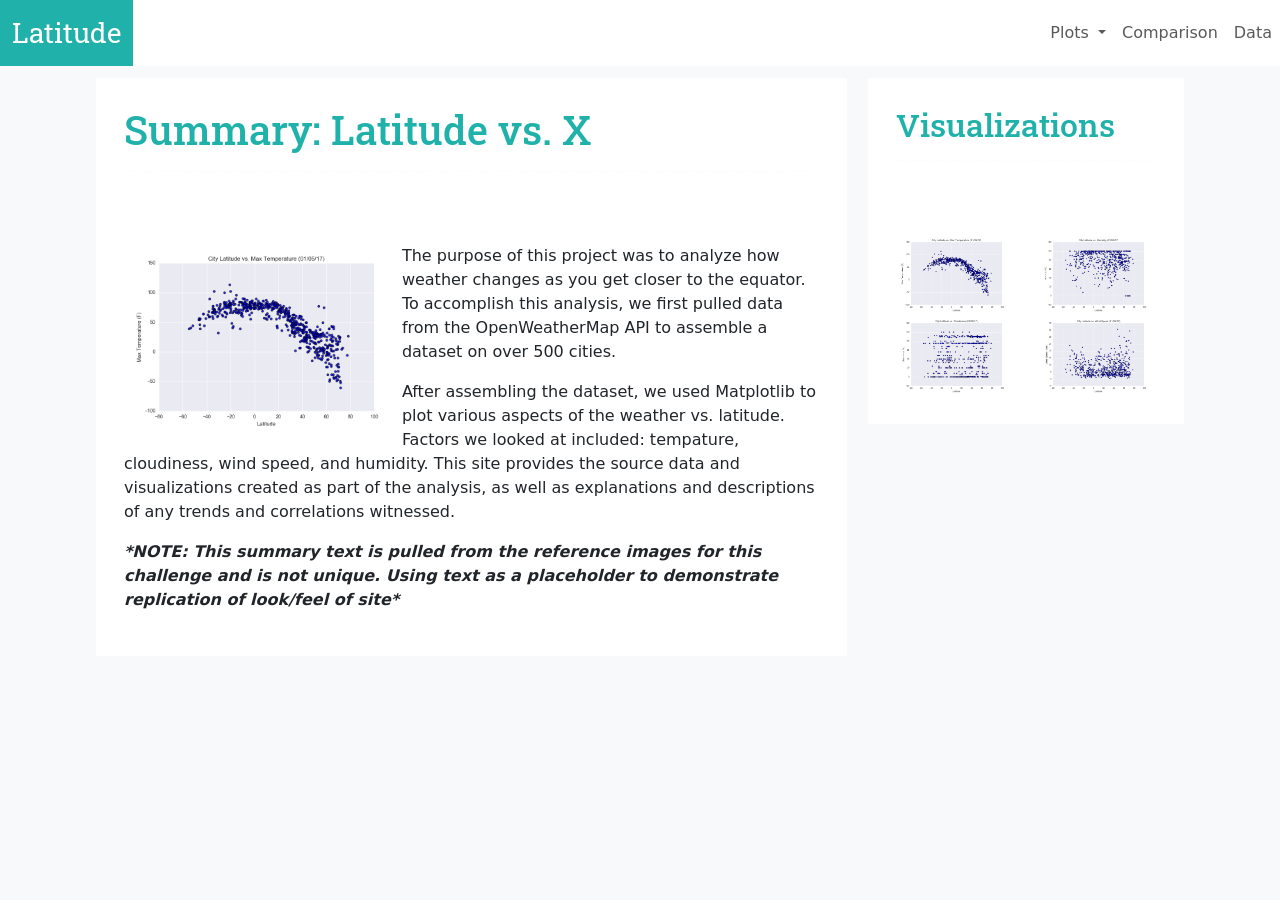
<file: WebVisualizations/index.html>
<!DOCTYPE html>
<html lang="en">

<head>
  <meta charset="UTF-8">
  <title>Web Design Challenge | Jenna Murphy</title>
  <link rel ="stylesheet" href="https://cdn.jsdelivr.net/npm/bootstrap@5.0.1/dist/css/bootstrap.min.css" rel="stylesheet" integrity="sha384-+0n0xVW2eSR5OomGNYDnhzAbDsOXxcvSN1TPprVMTNDbiYZCxYbOOl7+AMvyTG2x" crossorigin="anonymous">

  <!-- <link rel="stylesheet" href="https://stackpath.bootstrapcdn.com/bootstrap/4.3.1/css/bootstrap.min.css" integrity="sha384-ggOyR0iXCbMQv3Xipma34MD+dH/1fQ784/j6cY/iJTQUOhcWr7x9JvoRxT2MZw1T" crossorigin="anonymous"> -->
  <link rel="stylesheet" href="style.css">
  <link rel="preconnect" href="https://fonts.gstatic.com">
  <link href="https://fonts.googleapis.com/css2?family=Roboto+Slab:wght@500&family=Roboto:wght@100;300;400&display=swap" rel="stylesheet">
</head>

<body>
    <!-- <nav class="navbar navbar-expand-md navbar-light bg-light"> -->
    <nav class="navbar navbar-expand-md navbar-light">
        <div class="container-fluid">
          <a class="navbar-brand" href="#">Latitude</a>
          <button class="navbar-toggler" type="button" data-bs-toggle="collapse" data-bs-target="#navbarNavDropdown" aria-controls="navbarNavDropdown" aria-expanded="false" aria-label="Toggle navigation">
            <span class="navbar-toggler-icon"></span>
          </button>
          <div class="collapse navbar-collapse justify-content-end" id="navbarNavDropdown">
            <ul class="navbar-nav">

              <!-- <li class="nav-item">
                <a class="nav-link active" aria-current="page" href="#">Home</a>
              </li> -->
              <li class="nav-item dropdown">
                <a class="nav-link dropdown-toggle" href="#" id="navbarDropdownMenuLink" role="button" data-bs-toggle="dropdown" aria-expanded="false">
                  Plots
                </a>
                <ul class="dropdown-menu" aria-labelledby="navbarDropdownMenuLink">
                  <li><a class="dropdown-item" href="visualization-max-temp.html">Max-Temp</a></li>
                  <li><a class="dropdown-item" href="visualization-humidity.html">Humidity</a></li>
                  <li><a class="dropdown-item" href="visualization-cloudiness.html">Cloudiness</a></li>
                  <li><a class="dropdown-item" href="visualization-wind-speed.html">Wind Speed</a></li>
                </ul>
              </li>
              <li class="nav-item">
                <a class="nav-link" href="comparisons.html">Comparison</a>
              </li>
              <li class="nav-item">
                <a class="nav-link" href="data.html">Data</a>
              </li>

            </ul>
          </div>
        </div>
      </nav>

  <!-- main summary -->
  <main>
    <div class="container-fluid my-container vis-main-summary">
      <div class="row">
        <div class="col-lg-12 col-md-12">
          <h1>Summary: Latitude vs. X</h1>
          <hr>
        </div>
      </div>
      <div class="row">
        <div class="col-lg-12 col-md-12">
          <img src="assets/images/Fig1.png" alt="Main Fig Example">
          <p>
            The purpose of this project was to analyze how weather changes as you get closer to the equator. To accomplish this analysis, we first pulled
            data from the OpenWeatherMap API to assemble a dataset on over 500 cities.
          </p>
          <p>
            After assembling the dataset, we used Matplotlib to plot various aspects of the weather vs. latitude. Factors we looked at included: tempature,
            cloudiness, wind speed, and humidity. This site provides the source data and visualizations created as part of the analysis, as well as explanations 
            and descriptions of any trends and correlations witnessed.
          </p>
          <p style="font-style: italic; font-weight: bold;">
            *NOTE: This summary text is pulled from the reference images for this challenge and is not unique. Using text as a placeholder to demonstrate replication of look/feel of site*
          </p>
        </div>
      </div>
    </div>
    
    <!-- side navigation -->
    <div class="container-fluid my-container vis-side-navigation">
      <div class="row">
        <div class="col-lg-12 col-md-12 col-sm-12">
          <h2>Visualizations</h2>
          <hr>
        </div>
      </div>

      <div class="row">
        <div class="col-lg-6 col-md-6 col-sm-3 col-3">
          <a href="visualization-max-temp.html"><img src="assets/images/Fig1.png" alt="Fig 1"></a>
        </div>
        <div class="col-lg-6 col-md-6 col-sm-3 col-3">
          <a href="visualization-humidity.html"><img src="assets/images/Fig2.png" alt="Fig 2"></a>
        </div>
        <div class="col-lg-6 col-md-6 col-sm-3 col-3">
          <a href="visualization-cloudiness.html"><img src="assets/images/Fig3.png" alt="Fig 3"></a>
        </div>
        <div class="col-lg-6 col-md-6 col-sm-3 col-3">
          <a href="visualization-wind-speed.html"><img src="assets/images/Fig4.png" alt="Fig 4"></a>
        </div>    
      </div>
    </div>
  </main>



  <script src="https://cdn.jsdelivr.net/npm/bootstrap@5.0.1/dist/js/bootstrap.bundle.min.js" integrity="sha384-gtEjrD/SeCtmISkJkNUaaKMoLD0//ElJ19smozuHV6z3Iehds+3Ulb9Bn9Plx0x4" crossorigin="anonymous"></script>

  <!-- <script src="https://code.jquery.com/jquery-3.3.1.slim.min.js" integrity="sha384-q8i/X+965DzO0rT7abK41JStQIAqVgRVzpbzo5smXKp4YfRvH+8abtTE1Pi6jizo" crossorigin="anonymous"></script> -->
  <!-- <script src="https://cdnjs.cloudflare.com/ajax/libs/popper.js/1.14.7/umd/popper.min.js" integrity="sha384-UO2eT0CpHqdSJQ6hJty5KVphtPhzWj9WO1clHTMGa3JDZwrnQq4sF86dIHNDz0W1" crossorigin="anonymous"></script> -->
  <!-- <script src="https://stackpath.bootstrapcdn.com/bootstrap/4.3.1/js/bootstrap.min.js" integrity="sha384-JjSmVgyd0p3pXB1rRibZUAYoIIy6OrQ6VrjIEaFf/nJGzIxFDsf4x0xIM+B07jRM" crossorigin="anonymous"></script> -->
</body>

</html>
</file>
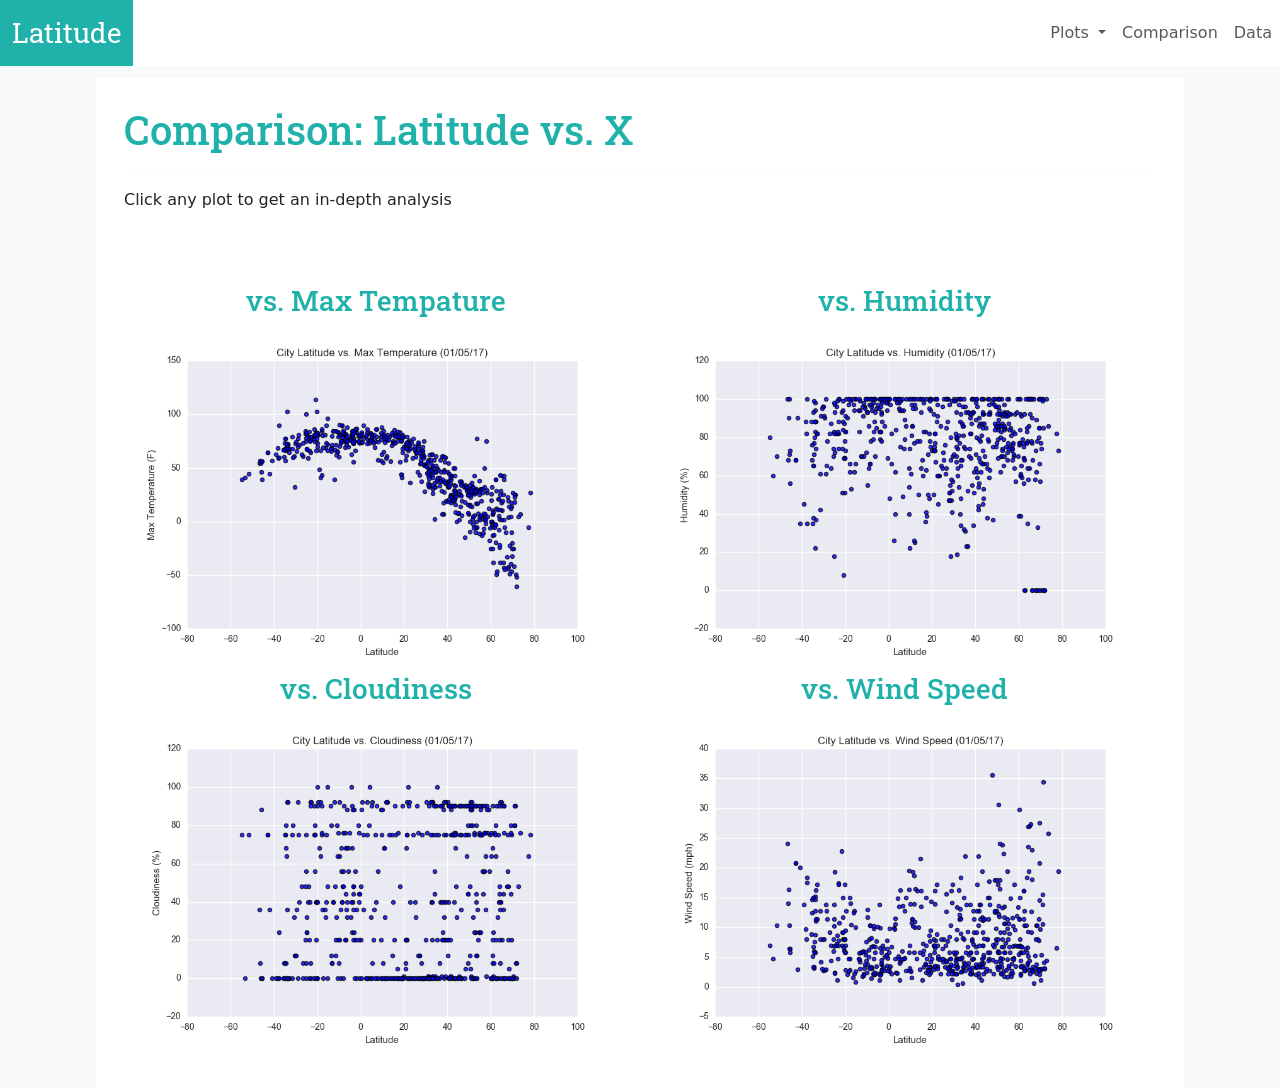
<file: WebVisualizations/comparisons.html>
<!DOCTYPE html>
<html lang="en">

<head>
  <meta charset="UTF-8">
  <title>Web Design Challenge | Comparisons | Jenna Murphy</title>
  <link rel ="stylesheet" href="https://cdn.jsdelivr.net/npm/bootstrap@5.0.1/dist/css/bootstrap.min.css" rel="stylesheet" integrity="sha384-+0n0xVW2eSR5OomGNYDnhzAbDsOXxcvSN1TPprVMTNDbiYZCxYbOOl7+AMvyTG2x" crossorigin="anonymous">

  <!-- <link rel="stylesheet" href="https://stackpath.bootstrapcdn.com/bootstrap/4.3.1/css/bootstrap.min.css" integrity="sha384-ggOyR0iXCbMQv3Xipma34MD+dH/1fQ784/j6cY/iJTQUOhcWr7x9JvoRxT2MZw1T" crossorigin="anonymous"> -->
  <link rel="stylesheet" href="style.css">
  <link rel="preconnect" href="https://fonts.gstatic.com">
  <link href="https://fonts.googleapis.com/css2?family=Roboto+Slab:wght@500&family=Roboto:wght@100;300;400&display=swap" rel="stylesheet">

</head>

<body>
    <nav class="navbar navbar-expand-md navbar-light">
        <div class="container-fluid">
          <a class="navbar-brand" href="index.html">Latitude</a>
          <button class="navbar-toggler" type="button" data-bs-toggle="collapse" data-bs-target="#navbarNavDropdown" aria-controls="navbarNavDropdown" aria-expanded="false" aria-label="Toggle navigation">
            <span class="navbar-toggler-icon"></span>
          </button>
          <div class="collapse navbar-collapse justify-content-end" id="navbarNavDropdown">
            <ul class="navbar-nav">

              <!-- <li class="nav-item">
                <a class="nav-link active" aria-current="page" href="#">Home</a>
              </li> -->
              <li class="nav-item dropdown">
                <a class="nav-link dropdown-toggle" href="#" id="navbarDropdownMenuLink" role="button" data-bs-toggle="dropdown" aria-expanded="false">
                  Plots
                </a>
                <ul class="dropdown-menu" aria-labelledby="navbarDropdownMenuLink">
                  <li><a class="dropdown-item" href="visualization-max-temp.html">Max-Temp</a></li>
                  <li><a class="dropdown-item" href="visualization-humidity.html">Humidity</a></li>
                  <li><a class="dropdown-item" href="visualization-cloudiness.html">Cloudiness</a></li>
                  <li><a class="dropdown-item" href="visualization-wind-speed.html">Wind Speed</a></li>
                </ul>
              </li>
              <li class="nav-item">
                <a class="nav-link" href="#">Comparison</a>
              </li>
              <li class="nav-item">
                <a class="nav-link" href="data.html">Data</a>
              </li>

            </ul>
          </div>
        </div>
      </nav>
  <main>
    <div class="container-fluid my-container comparison-container">
        <div class="row">
          <div class="col-lg-12 col-md-12">
            <h1>Comparison: Latitude vs. X</h1>
            <hr>
            <p>Click any plot to get an in-depth analysis</p>
          </div>
        </div>
        <div class="row">
          <div class="col-lg-6 col-md-6 col-sm-12">
            <h3>vs. Max Tempature</h3>
            <a href="visualization-max-temp.html"><img src="assets/images/Fig1.png" alt="Fig 1"></a>
          </div>
          <div class="col-lg-6 col-md-6 col-sm-12">
            <h3>vs. Humidity</h3>
            <a href="visualization-humidity.html"><img src="assets/images/Fig2.png" alt="Fig 2"></a>
          </div>
          <div class="col-lg-6 col-md-6 col-sm-12">
            <h3>vs. Cloudiness</h3>
            <a href="visualization-cloudiness.html"><img src="assets/images/Fig3.png" alt="Fig 3"></a>
          </div>
          <div class="col-lg-6 col-md-6 col-sm-12">
            <h3>vs. Wind Speed</h3>
            <a href="visualization-wind-speed.html"><img src="assets/images/Fig4.png" alt="Fig 4"></a>
          </div> 
        </div>
    </div>
  </main>

  <script src="https://cdn.jsdelivr.net/npm/bootstrap@5.0.1/dist/js/bootstrap.bundle.min.js" integrity="sha384-gtEjrD/SeCtmISkJkNUaaKMoLD0//ElJ19smozuHV6z3Iehds+3Ulb9Bn9Plx0x4" crossorigin="anonymous"></script>

  <!-- <script src="https://code.jquery.com/jquery-3.3.1.slim.min.js" integrity="sha384-q8i/X+965DzO0rT7abK41JStQIAqVgRVzpbzo5smXKp4YfRvH+8abtTE1Pi6jizo" crossorigin="anonymous"></script> -->
  <!-- <script src="https://cdnjs.cloudflare.com/ajax/libs/popper.js/1.14.7/umd/popper.min.js" integrity="sha384-UO2eT0CpHqdSJQ6hJty5KVphtPhzWj9WO1clHTMGa3JDZwrnQq4sF86dIHNDz0W1" crossorigin="anonymous"></script> -->
  <!-- <script src="https://stackpath.bootstrapcdn.com/bootstrap/4.3.1/js/bootstrap.min.js" integrity="sha384-JjSmVgyd0p3pXB1rRibZUAYoIIy6OrQ6VrjIEaFf/nJGzIxFDsf4x0xIM+B07jRM" crossorigin="anonymous"></script> -->
</body>

</html>
</file>
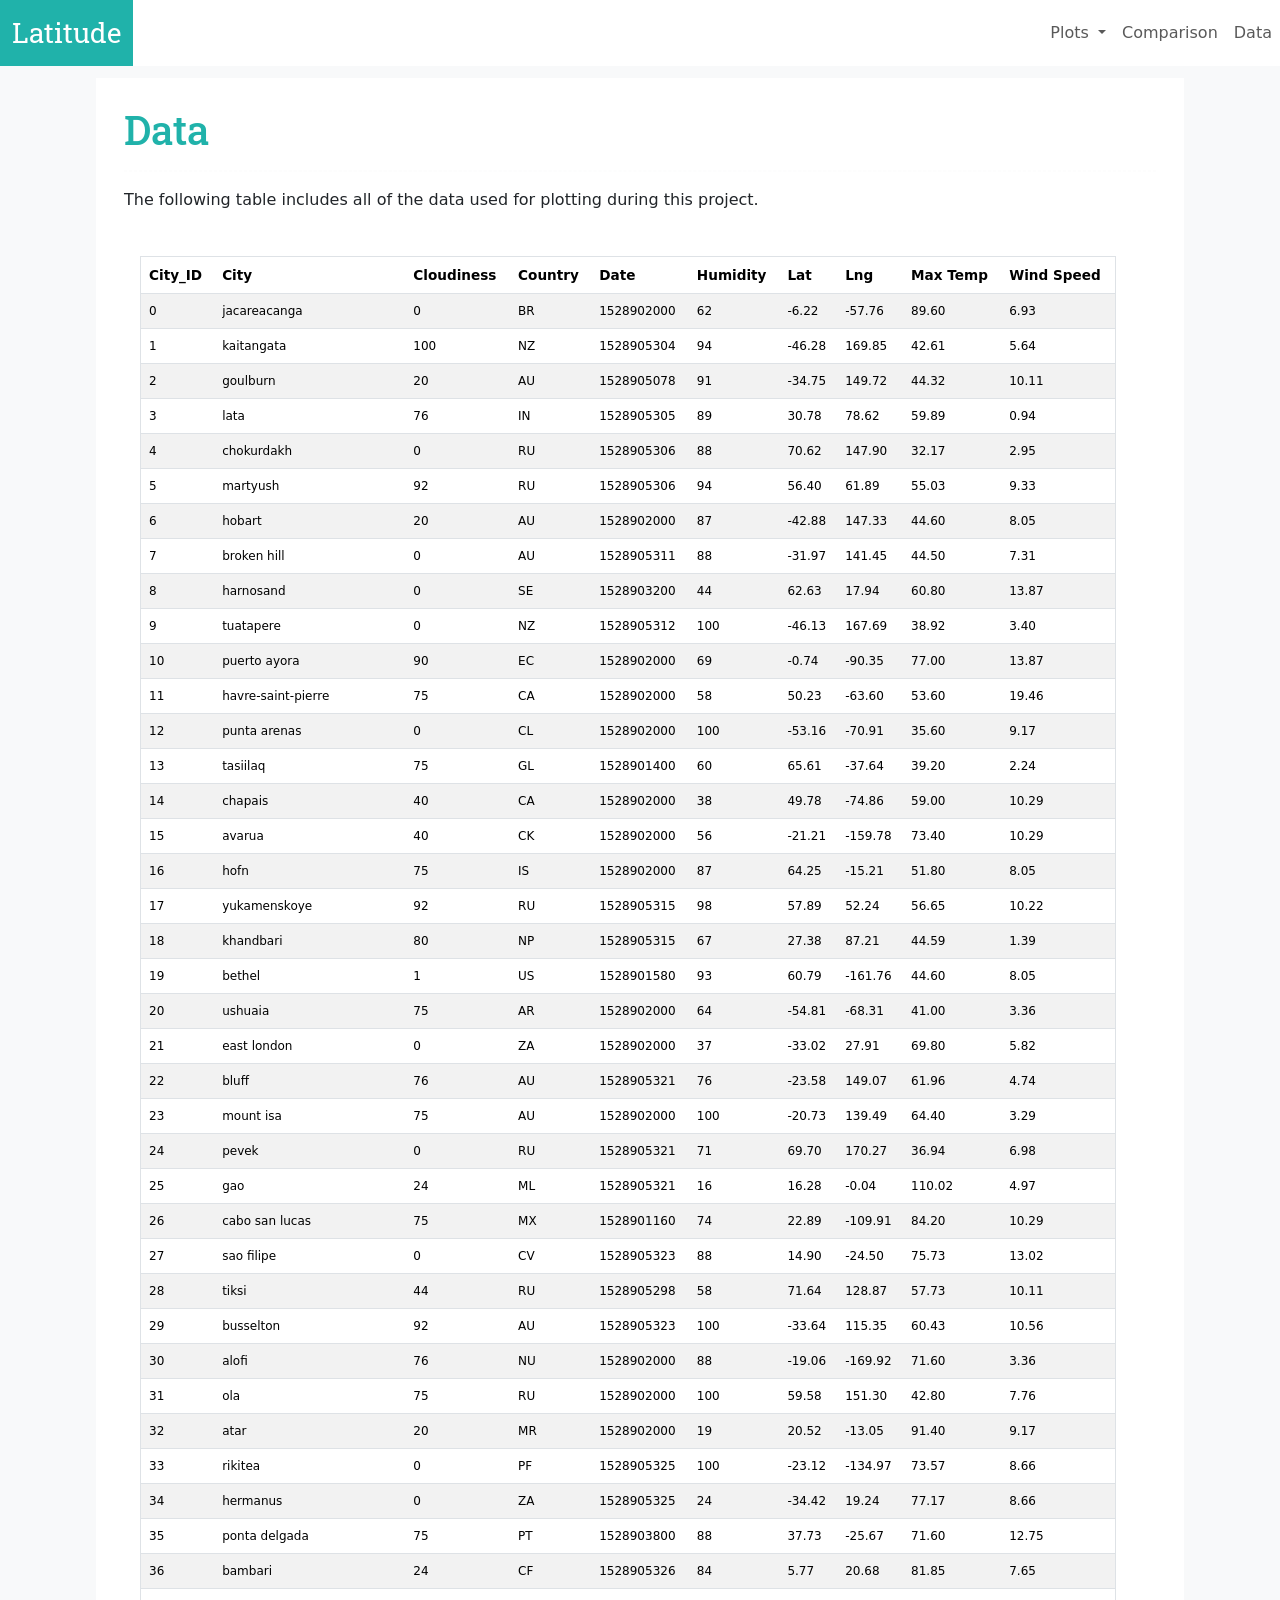
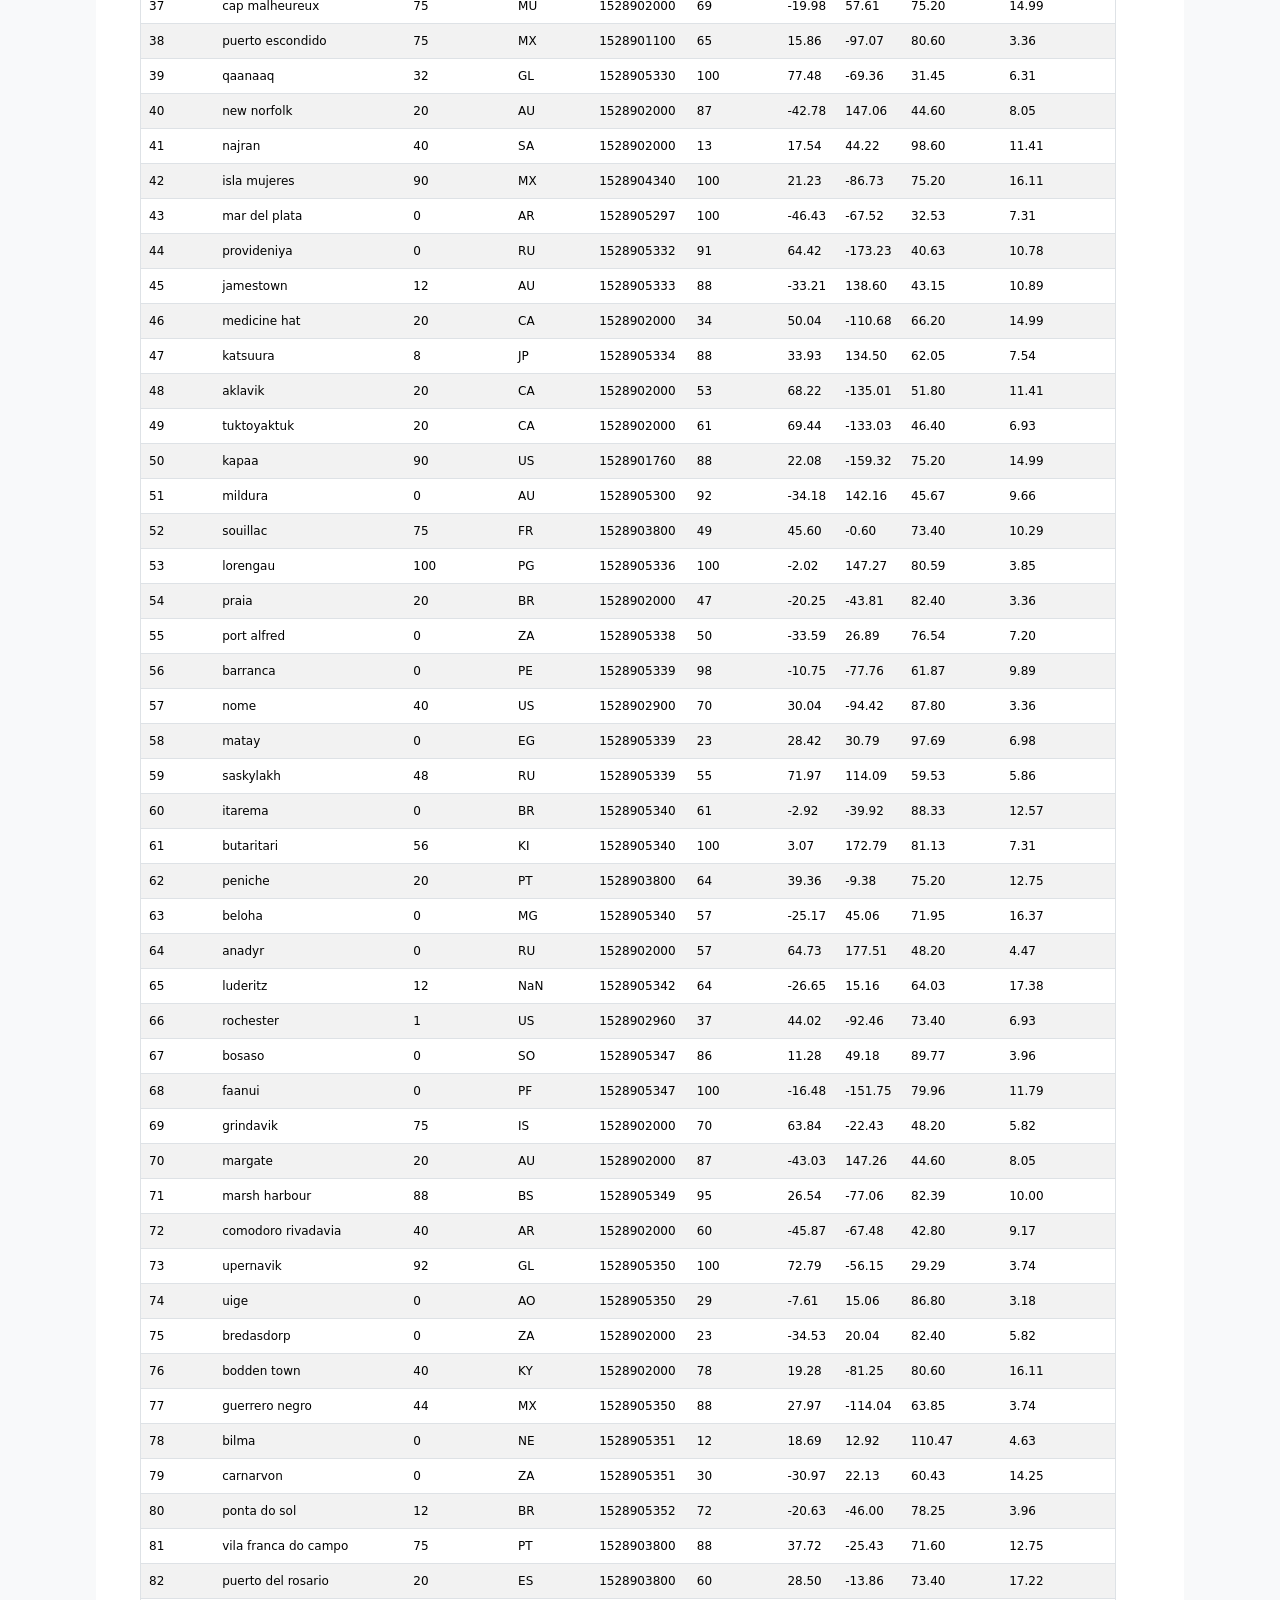
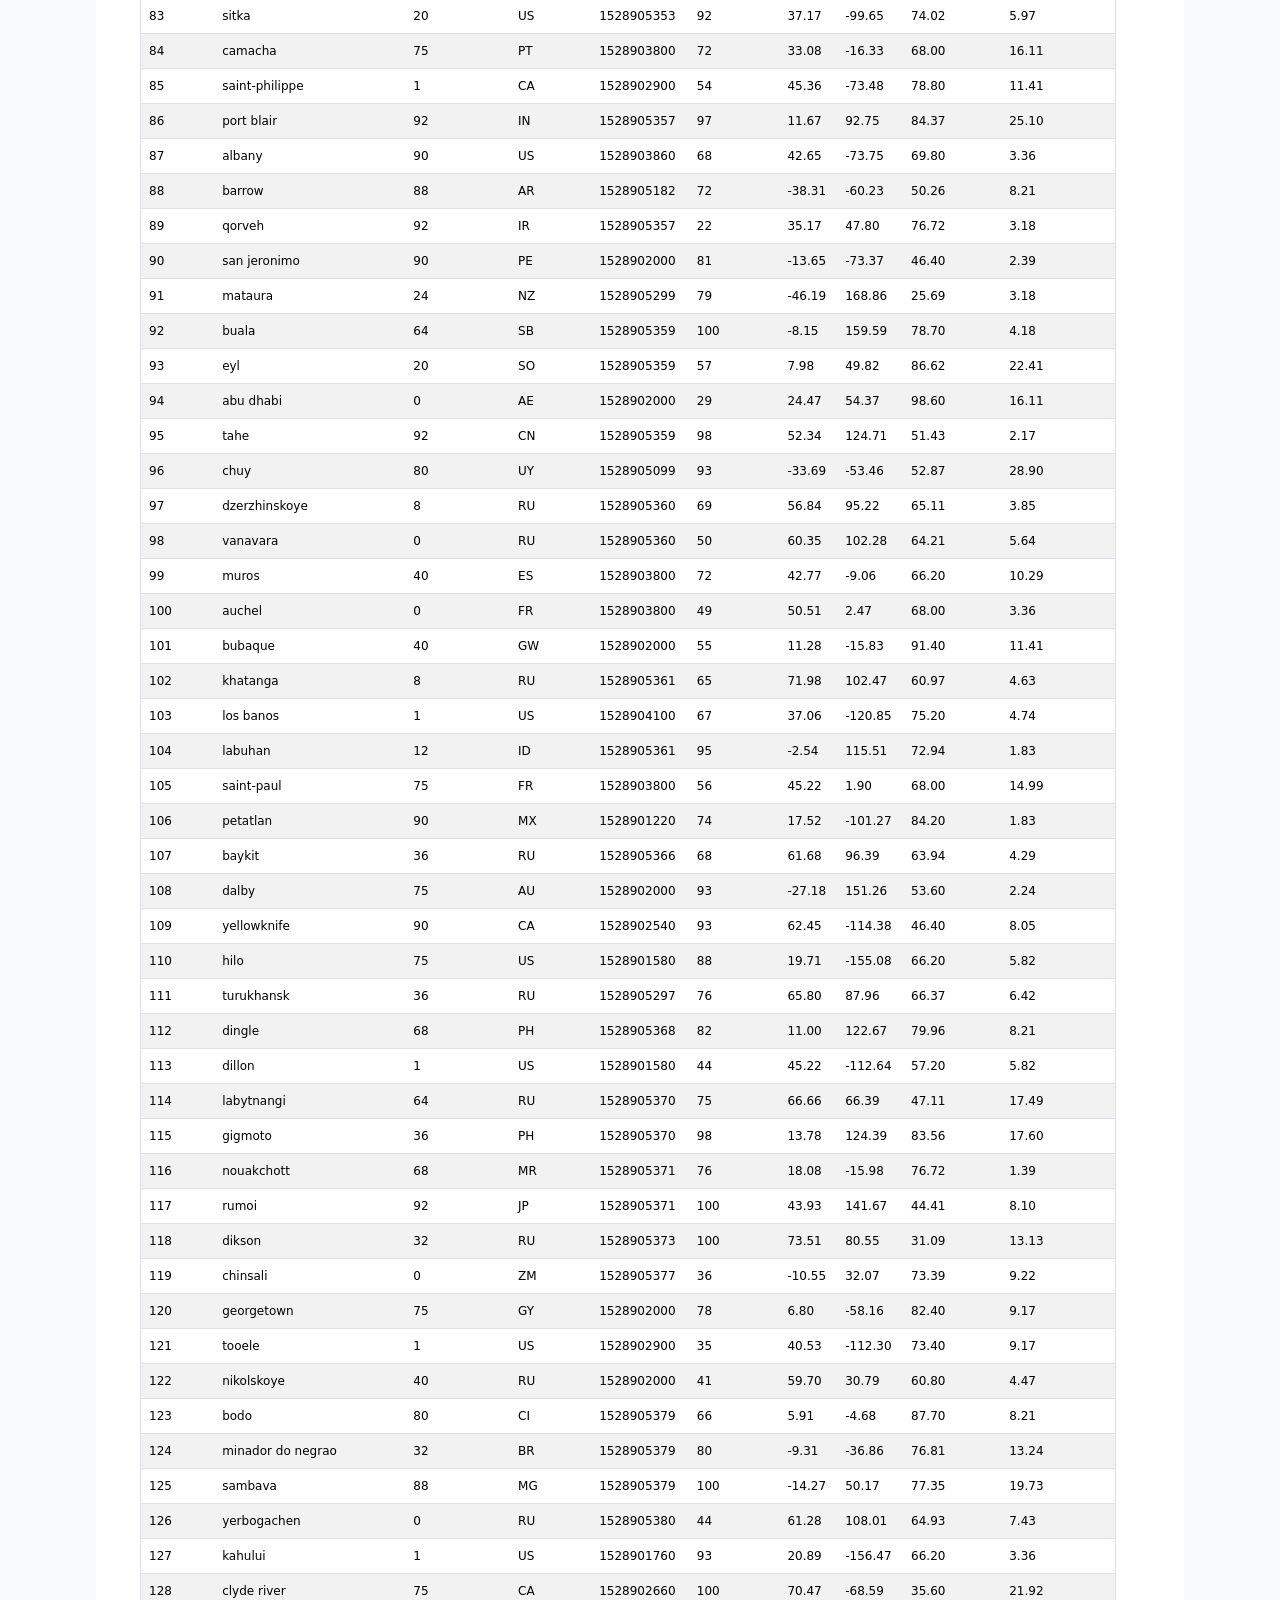
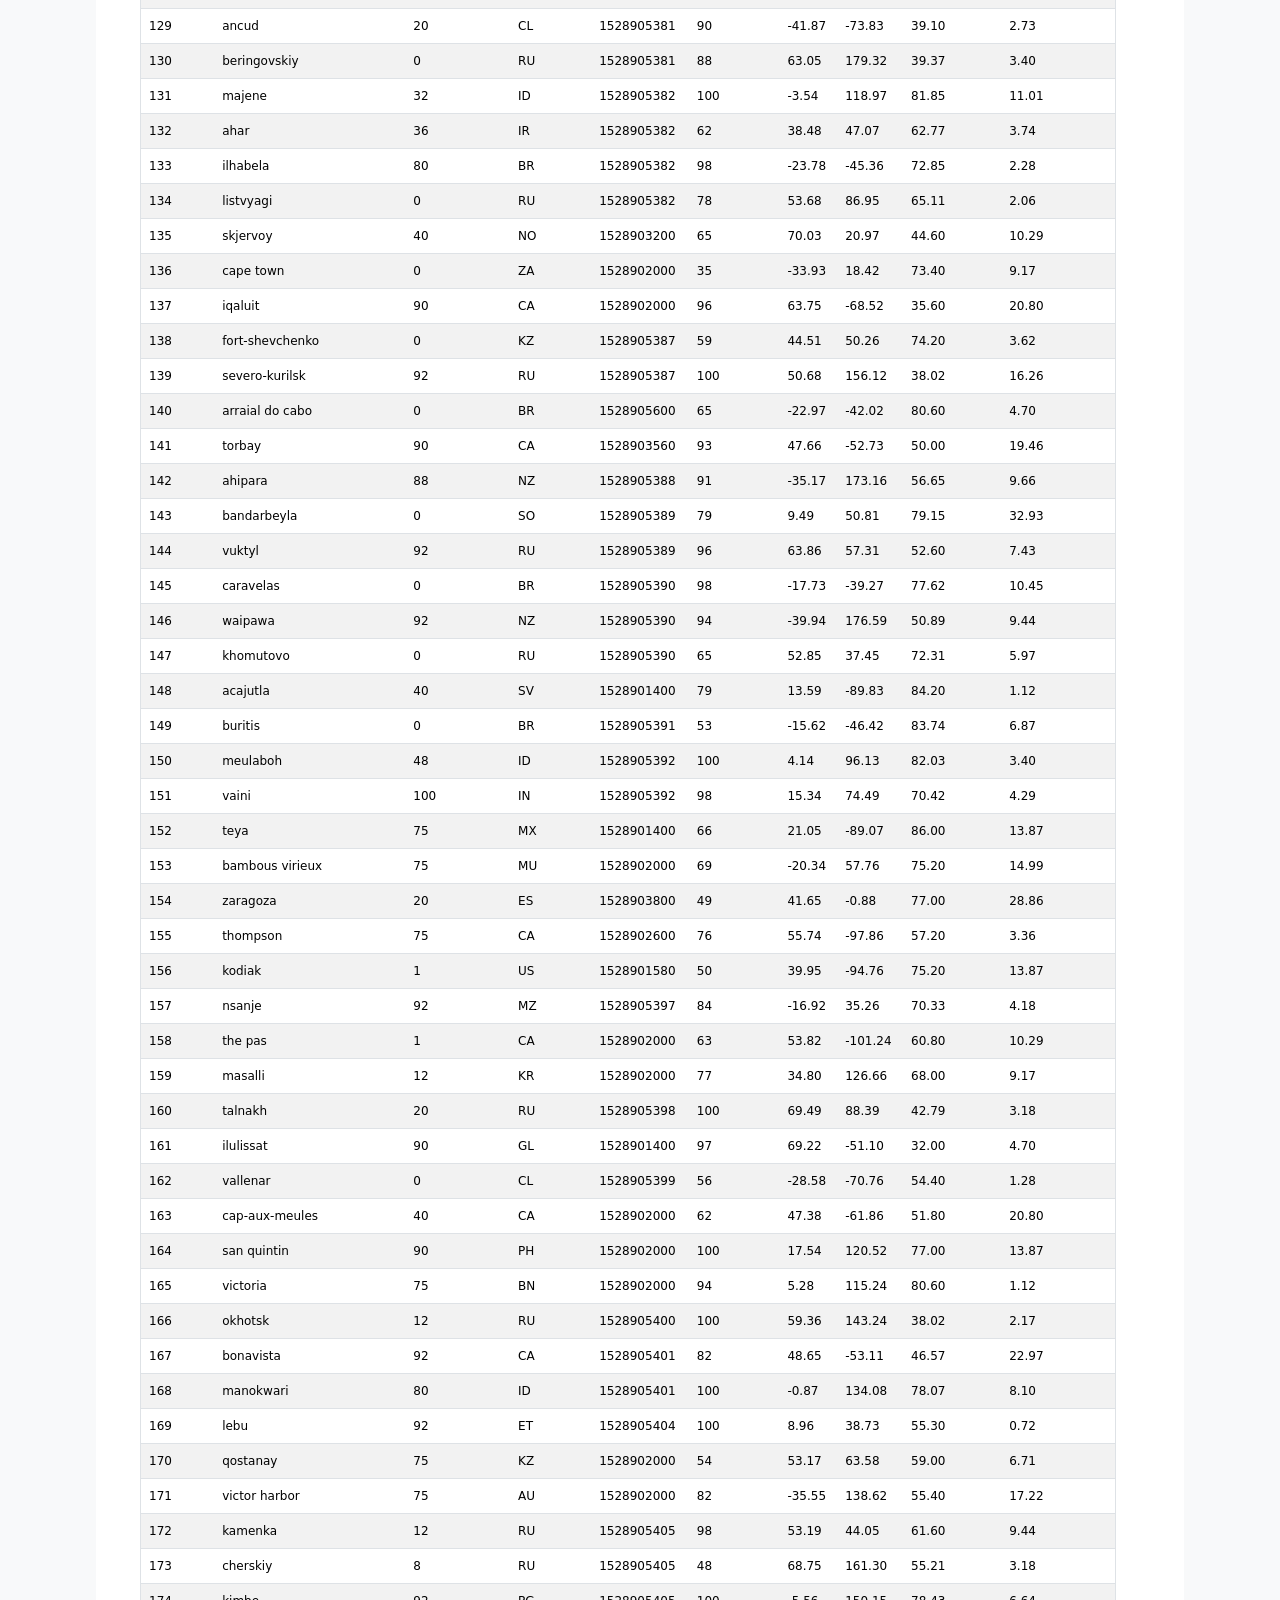
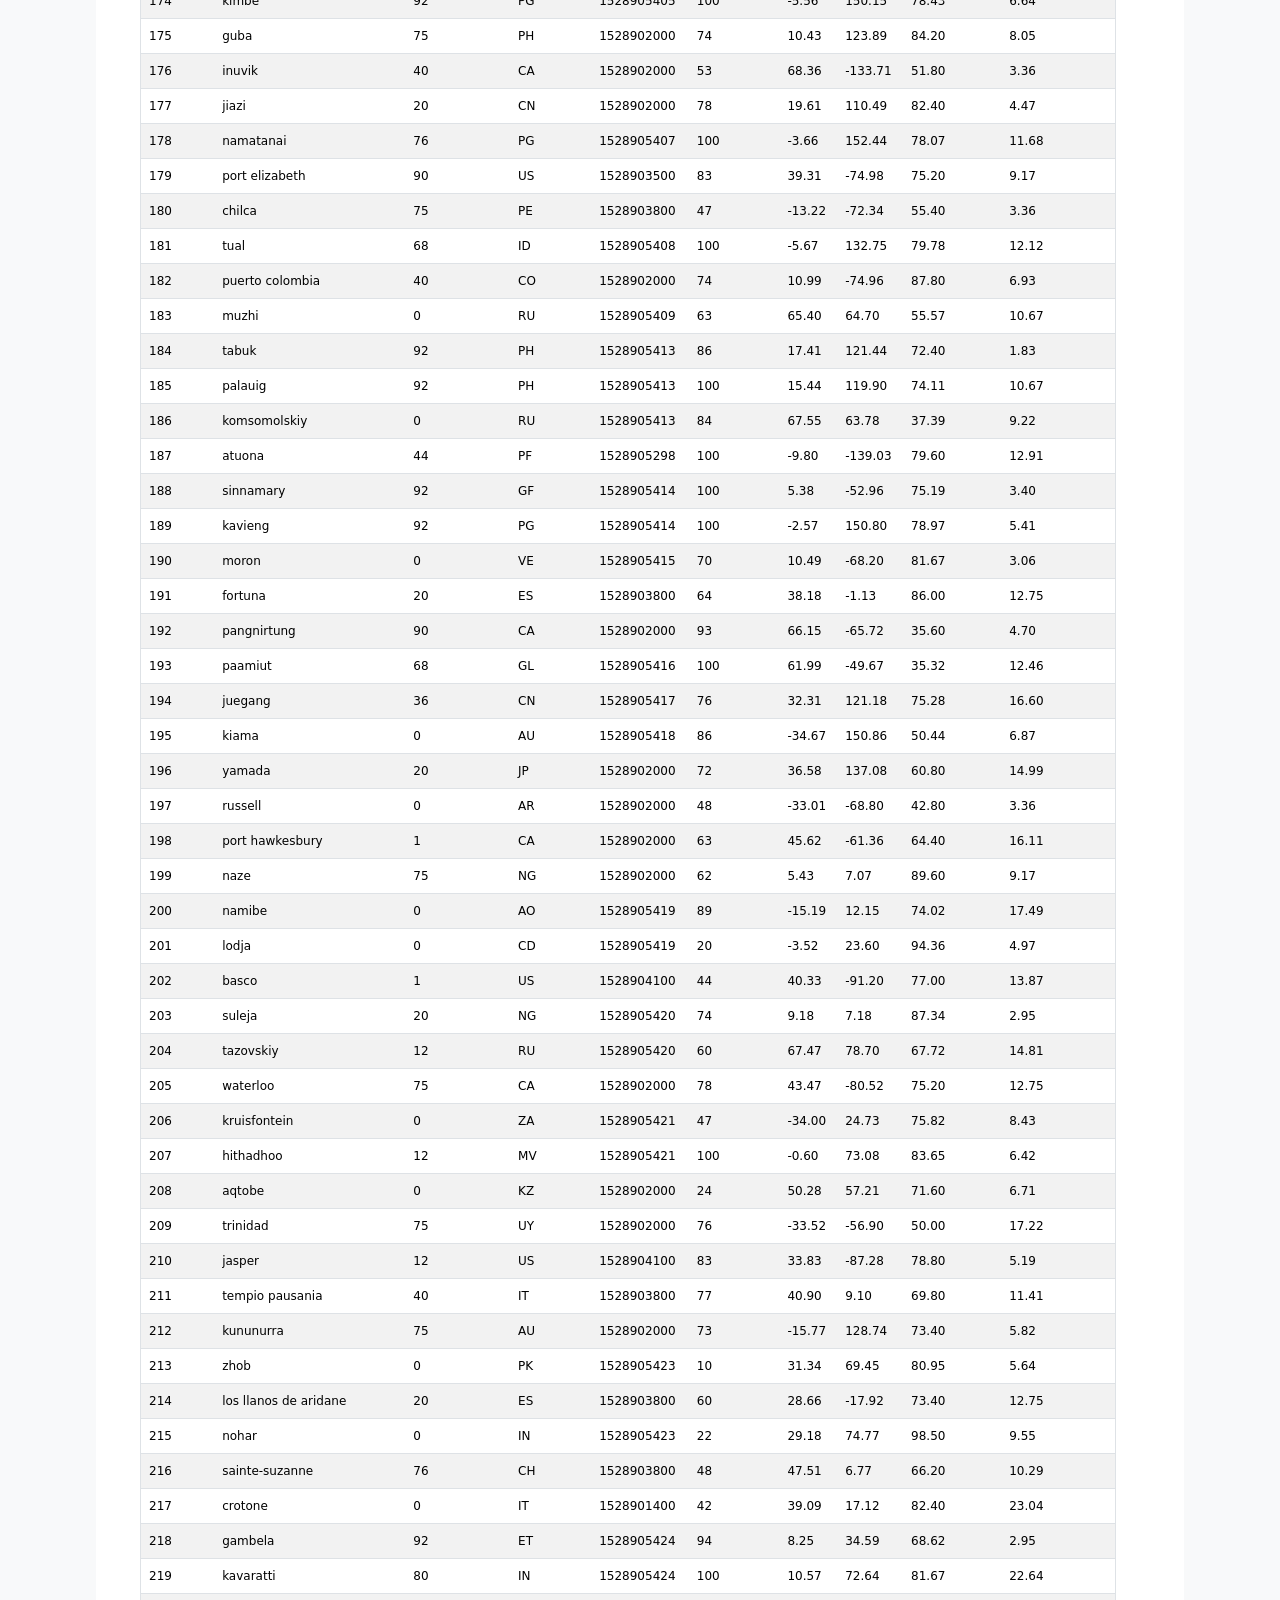
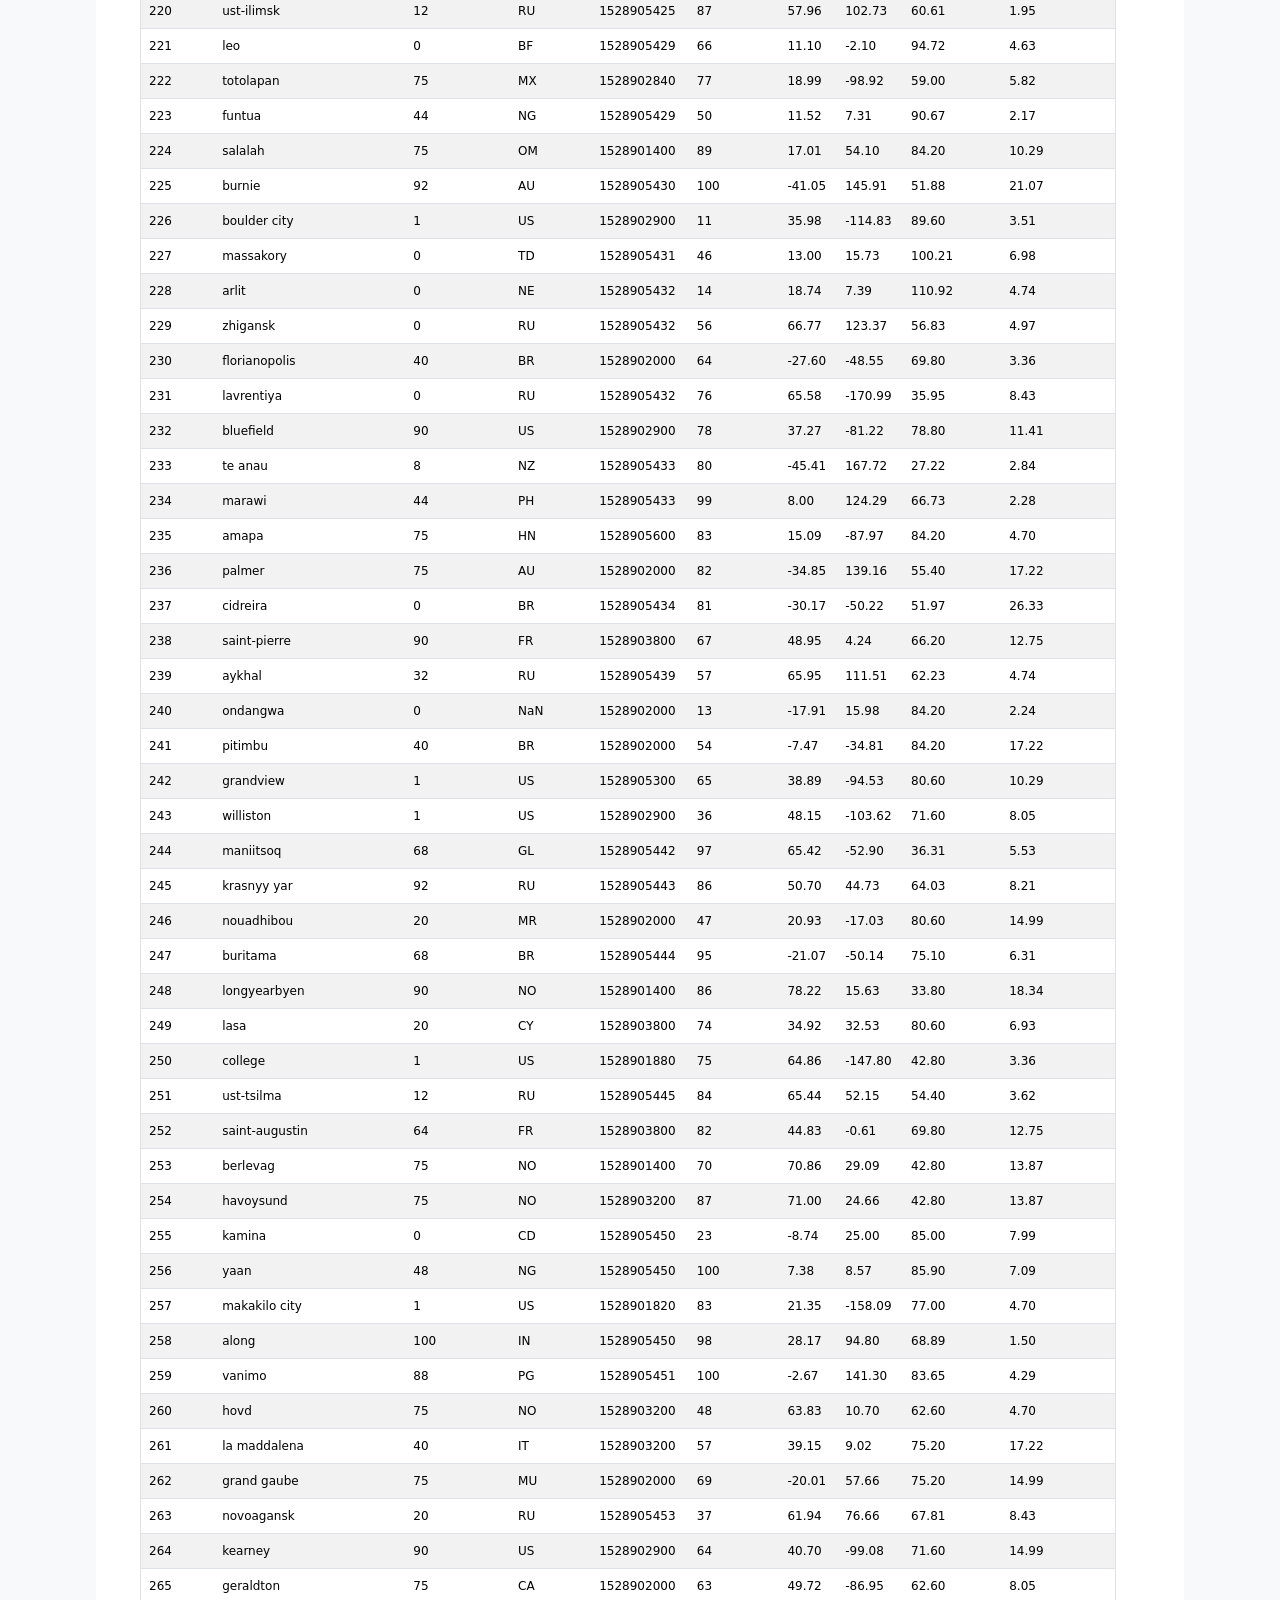
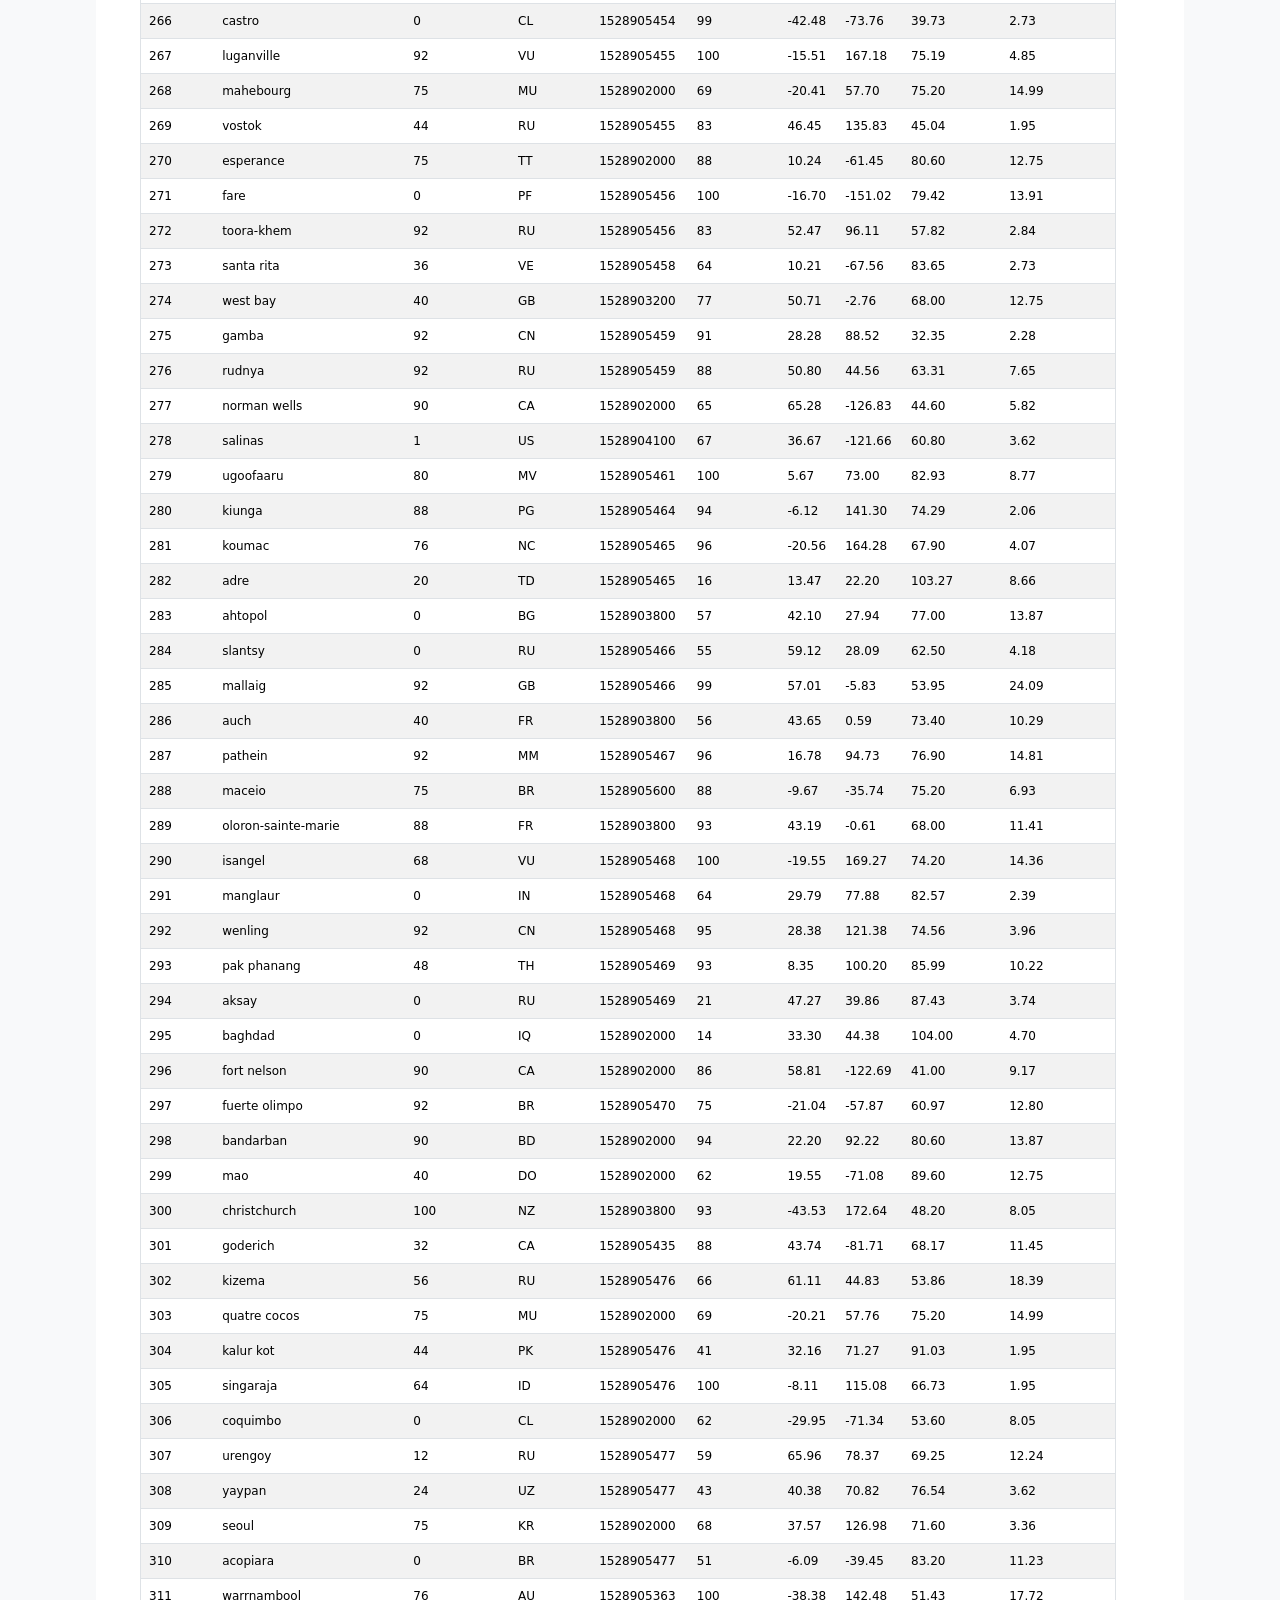
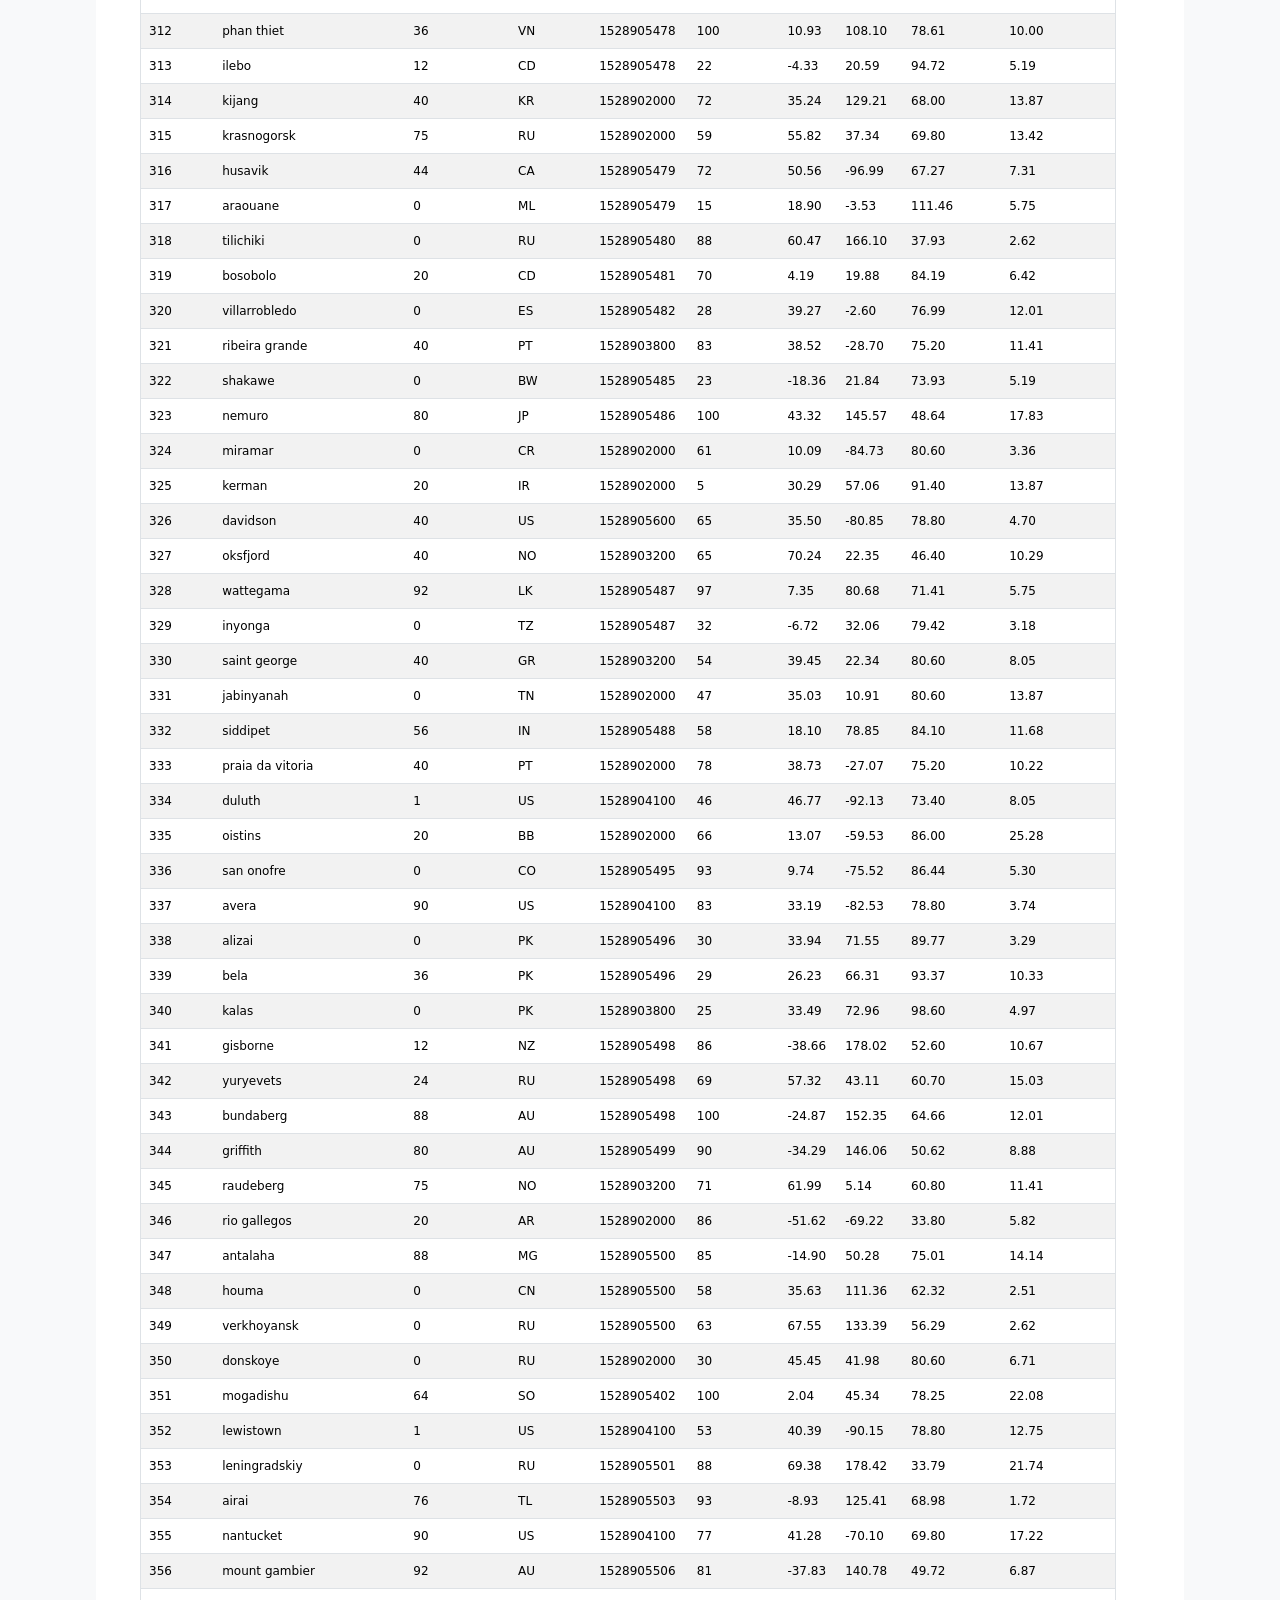
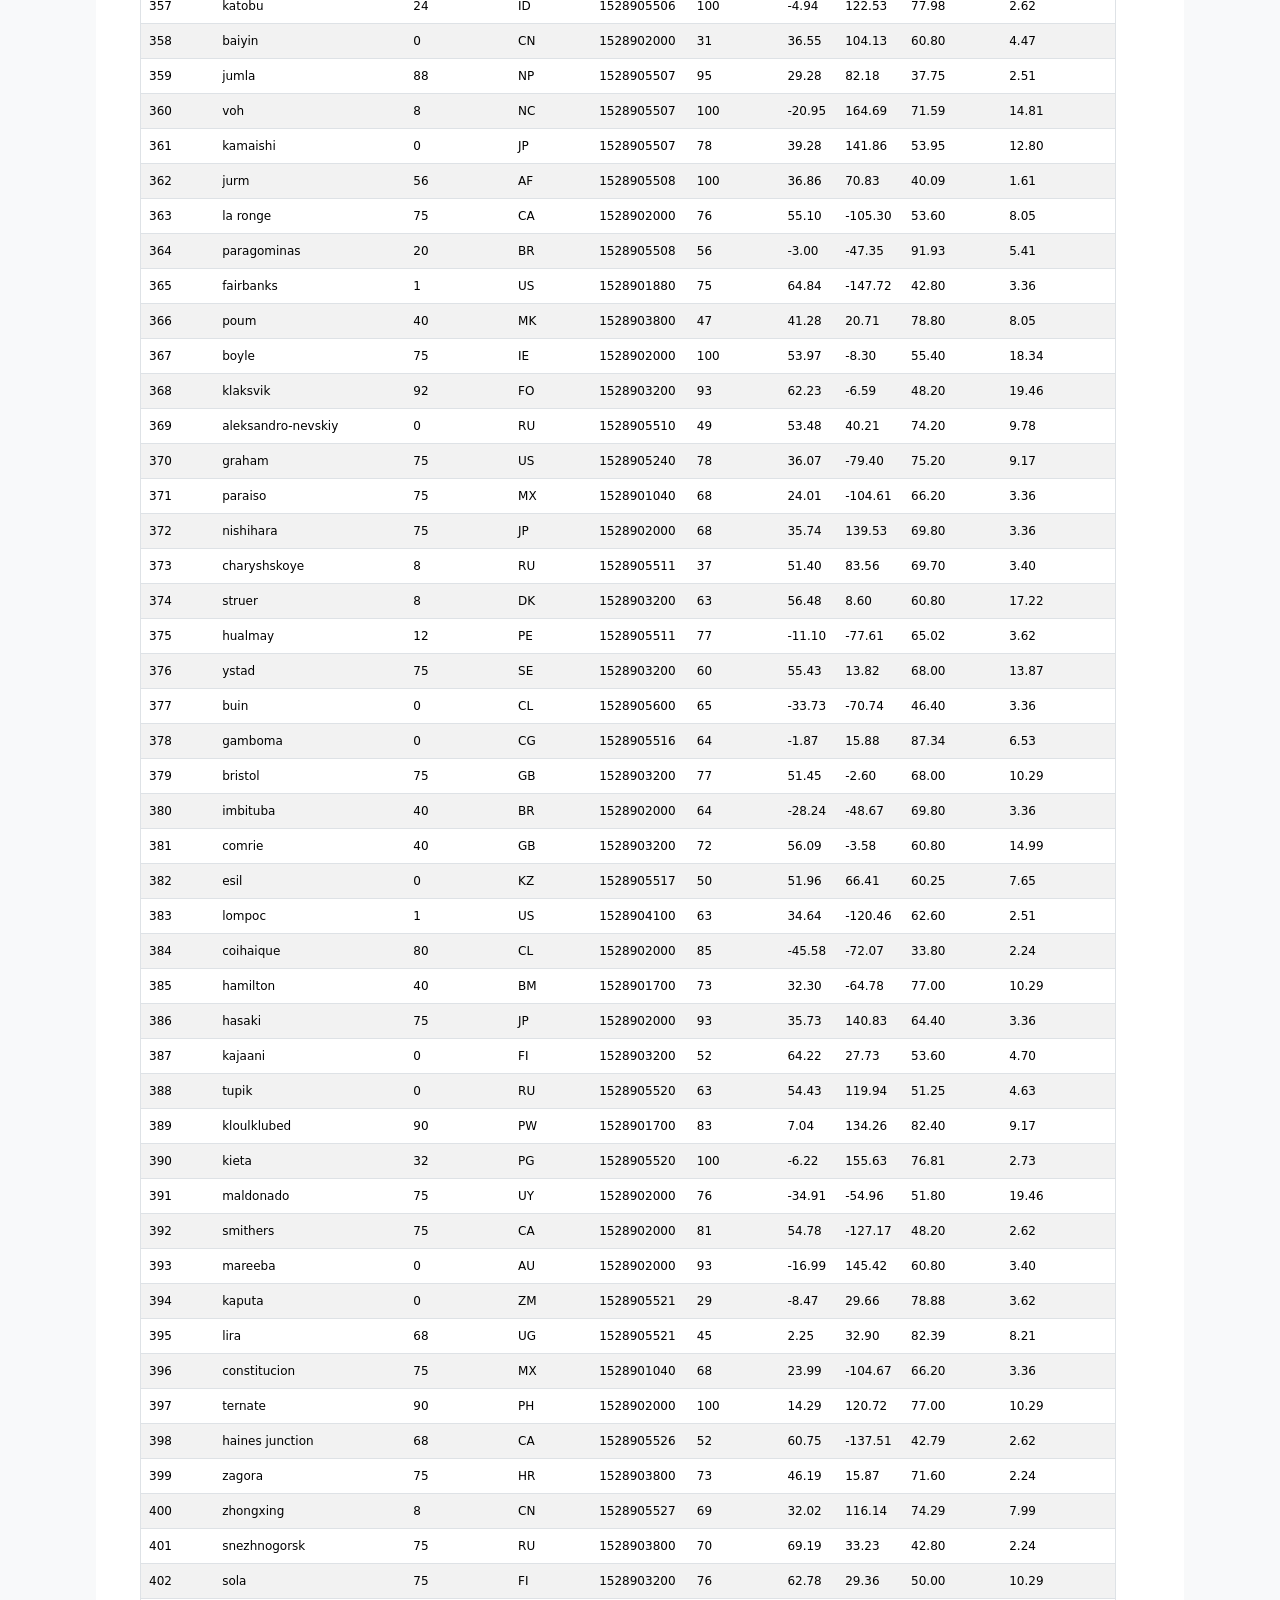
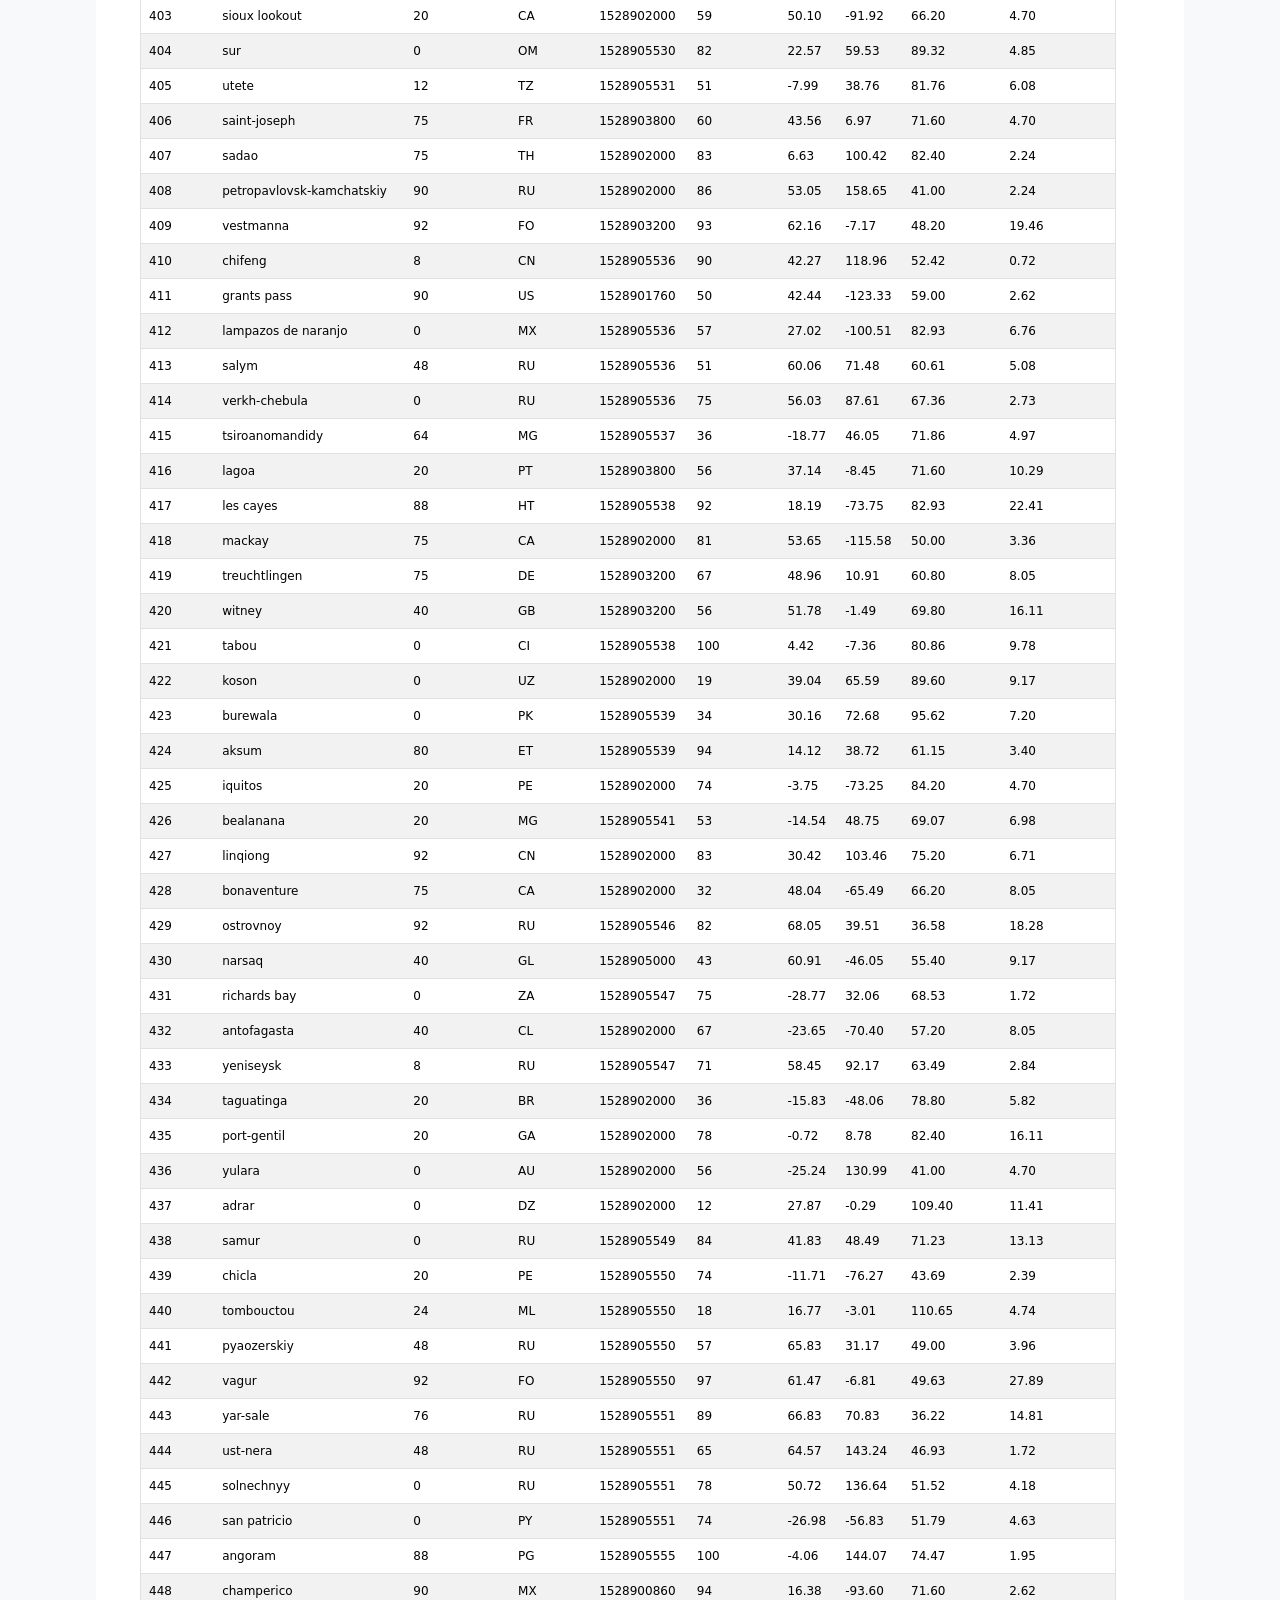
<file: WebVisualizations/data.html>
<!DOCTYPE html>
<html lang="en">

<head>
  <meta charset="UTF-8">
  <title>Web Design Challenge | Data | Jenna Murphy</title>
  <link rel ="stylesheet" href="https://cdn.jsdelivr.net/npm/bootstrap@5.0.1/dist/css/bootstrap.min.css" rel="stylesheet" integrity="sha384-+0n0xVW2eSR5OomGNYDnhzAbDsOXxcvSN1TPprVMTNDbiYZCxYbOOl7+AMvyTG2x" crossorigin="anonymous">

  <!-- <link rel="stylesheet" href="https://stackpath.bootstrapcdn.com/bootstrap/4.3.1/css/bootstrap.min.css" integrity="sha384-ggOyR0iXCbMQv3Xipma34MD+dH/1fQ784/j6cY/iJTQUOhcWr7x9JvoRxT2MZw1T" crossorigin="anonymous"> -->
  <link rel="stylesheet" href="style.css">
  <link rel="preconnect" href="https://fonts.gstatic.com">
  <link href="https://fonts.googleapis.com/css2?family=Roboto+Slab:wght@500&family=Roboto:wght@100;300;400&display=swap" rel="stylesheet">

</head>

<body>
    <nav class="navbar navbar-expand-md navbar-light">
        <div class="container-fluid">
          <a class="navbar-brand" href="index.html">Latitude</a>
          <button class="navbar-toggler" type="button" data-bs-toggle="collapse" data-bs-target="#navbarNavDropdown" aria-controls="navbarNavDropdown" aria-expanded="false" aria-label="Toggle navigation">
            <span class="navbar-toggler-icon"></span>
          </button>
          <div class="collapse navbar-collapse justify-content-end" id="navbarNavDropdown">
            <ul class="navbar-nav">

              <!-- <li class="nav-item">
                <a class="nav-link active" aria-current="page" href="#">Home</a>
              </li> -->
              <li class="nav-item dropdown">
                <a class="nav-link dropdown-toggle" href="#" id="navbarDropdownMenuLink" role="button" data-bs-toggle="dropdown" aria-expanded="false">
                  Plots
                </a>
                <ul class="dropdown-menu" aria-labelledby="navbarDropdownMenuLink">
                  <li><a class="dropdown-item" href="visualization-max-temp.html">Max-Temp</a></li>
                  <li><a class="dropdown-item" href="visualization-humidity.html">Humidity</a></li>
                  <li><a class="dropdown-item" href="visualization-cloudiness.html">Cloudiness</a></li>
                  <li><a class="dropdown-item" href="visualization-wind-speed.html">Wind Speed</a></li>
                </ul>
              </li>
              <li class="nav-item">
                <a class="nav-link" href="comparisons.html">Comparison</a>
              </li>
              <li class="nav-item">
                <a class="nav-link" href="#">Data</a>
              </li>

            </ul>
          </div>
        </div>
      </nav>
    
      <main>
        <div class="container-fluid my-container">
          <div class="row">
            <div class="col-lg-12 col-md-12">
              <h1>Data</h1>
              <hr>
              <p>The following table includes all of the data used for plotting during this project.</p>
            </div>
            <div class="row">
              <div class="col-lg-12 table-responsive-lg">

              <table class="table table-striped">
              <thead>
                <tr style="text-align: left;">
                  <th>City_ID</th>
                  <th>City</th>
                  <th>Cloudiness</th>
                  <th>Country</th>
                  <th>Date</th>
                  <th>Humidity</th>
                  <th>Lat</th>
                  <th>Lng</th>
                  <th>Max Temp</th>
                  <th>Wind Speed</th>
                </tr>
              </thead>
              <tbody>
                <tr>
                  <td>0</td>
                  <td>jacareacanga</td>
                  <td>0</td>
                  <td>BR</td>
                  <td>1528902000</td>
                  <td>62</td>
                  <td>-6.22</td>
                  <td>-57.76</td>
                  <td>89.60</td>
                  <td>6.93</td>
                </tr>
                <tr>
                  <td>1</td>
                  <td>kaitangata</td>
                  <td>100</td>
                  <td>NZ</td>
                  <td>1528905304</td>
                  <td>94</td>
                  <td>-46.28</td>
                  <td>169.85</td>
                  <td>42.61</td>
                  <td>5.64</td>
                </tr>
                <tr>
                  <td>2</td>
                  <td>goulburn</td>
                  <td>20</td>
                  <td>AU</td>
                  <td>1528905078</td>
                  <td>91</td>
                  <td>-34.75</td>
                  <td>149.72</td>
                  <td>44.32</td>
                  <td>10.11</td>
                </tr>
                <tr>
                  <td>3</td>
                  <td>lata</td>
                  <td>76</td>
                  <td>IN</td>
                  <td>1528905305</td>
                  <td>89</td>
                  <td>30.78</td>
                  <td>78.62</td>
                  <td>59.89</td>
                  <td>0.94</td>
                </tr>
                <tr>
                  <td>4</td>
                  <td>chokurdakh</td>
                  <td>0</td>
                  <td>RU</td>
                  <td>1528905306</td>
                  <td>88</td>
                  <td>70.62</td>
                  <td>147.90</td>
                  <td>32.17</td>
                  <td>2.95</td>
                </tr>
                <tr>
                  <td>5</td>
                  <td>martyush</td>
                  <td>92</td>
                  <td>RU</td>
                  <td>1528905306</td>
                  <td>94</td>
                  <td>56.40</td>
                  <td>61.89</td>
                  <td>55.03</td>
                  <td>9.33</td>
                </tr>
                <tr>
                  <td>6</td>
                  <td>hobart</td>
                  <td>20</td>
                  <td>AU</td>
                  <td>1528902000</td>
                  <td>87</td>
                  <td>-42.88</td>
                  <td>147.33</td>
                  <td>44.60</td>
                  <td>8.05</td>
                </tr>
                <tr>
                  <td>7</td>
                  <td>broken hill</td>
                  <td>0</td>
                  <td>AU</td>
                  <td>1528905311</td>
                  <td>88</td>
                  <td>-31.97</td>
                  <td>141.45</td>
                  <td>44.50</td>
                  <td>7.31</td>
                </tr>
                <tr>
                  <td>8</td>
                  <td>harnosand</td>
                  <td>0</td>
                  <td>SE</td>
                  <td>1528903200</td>
                  <td>44</td>
                  <td>62.63</td>
                  <td>17.94</td>
                  <td>60.80</td>
                  <td>13.87</td>
                </tr>
                <tr>
                  <td>9</td>
                  <td>tuatapere</td>
                  <td>0</td>
                  <td>NZ</td>
                  <td>1528905312</td>
                  <td>100</td>
                  <td>-46.13</td>
                  <td>167.69</td>
                  <td>38.92</td>
                  <td>3.40</td>
                </tr>
                <tr>
                  <td>10</td>
                  <td>puerto ayora</td>
                  <td>90</td>
                  <td>EC</td>
                  <td>1528902000</td>
                  <td>69</td>
                  <td>-0.74</td>
                  <td>-90.35</td>
                  <td>77.00</td>
                  <td>13.87</td>
                </tr>
                <tr>
                  <td>11</td>
                  <td>havre-saint-pierre</td>
                  <td>75</td>
                  <td>CA</td>
                  <td>1528902000</td>
                  <td>58</td>
                  <td>50.23</td>
                  <td>-63.60</td>
                  <td>53.60</td>
                  <td>19.46</td>
                </tr>
                <tr>
                  <td>12</td>
                  <td>punta arenas</td>
                  <td>0</td>
                  <td>CL</td>
                  <td>1528902000</td>
                  <td>100</td>
                  <td>-53.16</td>
                  <td>-70.91</td>
                  <td>35.60</td>
                  <td>9.17</td>
                </tr>
                <tr>
                  <td>13</td>
                  <td>tasiilaq</td>
                  <td>75</td>
                  <td>GL</td>
                  <td>1528901400</td>
                  <td>60</td>
                  <td>65.61</td>
                  <td>-37.64</td>
                  <td>39.20</td>
                  <td>2.24</td>
                </tr>
                <tr>
                  <td>14</td>
                  <td>chapais</td>
                  <td>40</td>
                  <td>CA</td>
                  <td>1528902000</td>
                  <td>38</td>
                  <td>49.78</td>
                  <td>-74.86</td>
                  <td>59.00</td>
                  <td>10.29</td>
                </tr>
                <tr>
                  <td>15</td>
                  <td>avarua</td>
                  <td>40</td>
                  <td>CK</td>
                  <td>1528902000</td>
                  <td>56</td>
                  <td>-21.21</td>
                  <td>-159.78</td>
                  <td>73.40</td>
                  <td>10.29</td>
                </tr>
                <tr>
                  <td>16</td>
                  <td>hofn</td>
                  <td>75</td>
                  <td>IS</td>
                  <td>1528902000</td>
                  <td>87</td>
                  <td>64.25</td>
                  <td>-15.21</td>
                  <td>51.80</td>
                  <td>8.05</td>
                </tr>
                <tr>
                  <td>17</td>
                  <td>yukamenskoye</td>
                  <td>92</td>
                  <td>RU</td>
                  <td>1528905315</td>
                  <td>98</td>
                  <td>57.89</td>
                  <td>52.24</td>
                  <td>56.65</td>
                  <td>10.22</td>
                </tr>
                <tr>
                  <td>18</td>
                  <td>khandbari</td>
                  <td>80</td>
                  <td>NP</td>
                  <td>1528905315</td>
                  <td>67</td>
                  <td>27.38</td>
                  <td>87.21</td>
                  <td>44.59</td>
                  <td>1.39</td>
                </tr>
                <tr>
                  <td>19</td>
                  <td>bethel</td>
                  <td>1</td>
                  <td>US</td>
                  <td>1528901580</td>
                  <td>93</td>
                  <td>60.79</td>
                  <td>-161.76</td>
                  <td>44.60</td>
                  <td>8.05</td>
                </tr>
                <tr>
                  <td>20</td>
                  <td>ushuaia</td>
                  <td>75</td>
                  <td>AR</td>
                  <td>1528902000</td>
                  <td>64</td>
                  <td>-54.81</td>
                  <td>-68.31</td>
                  <td>41.00</td>
                  <td>3.36</td>
                </tr>
                <tr>
                  <td>21</td>
                  <td>east london</td>
                  <td>0</td>
                  <td>ZA</td>
                  <td>1528902000</td>
                  <td>37</td>
                  <td>-33.02</td>
                  <td>27.91</td>
                  <td>69.80</td>
                  <td>5.82</td>
                </tr>
                <tr>
                  <td>22</td>
                  <td>bluff</td>
                  <td>76</td>
                  <td>AU</td>
                  <td>1528905321</td>
                  <td>76</td>
                  <td>-23.58</td>
                  <td>149.07</td>
                  <td>61.96</td>
                  <td>4.74</td>
                </tr>
                <tr>
                  <td>23</td>
                  <td>mount isa</td>
                  <td>75</td>
                  <td>AU</td>
                  <td>1528902000</td>
                  <td>100</td>
                  <td>-20.73</td>
                  <td>139.49</td>
                  <td>64.40</td>
                  <td>3.29</td>
                </tr>
                <tr>
                  <td>24</td>
                  <td>pevek</td>
                  <td>0</td>
                  <td>RU</td>
                  <td>1528905321</td>
                  <td>71</td>
                  <td>69.70</td>
                  <td>170.27</td>
                  <td>36.94</td>
                  <td>6.98</td>
                </tr>
                <tr>
                  <td>25</td>
                  <td>gao</td>
                  <td>24</td>
                  <td>ML</td>
                  <td>1528905321</td>
                  <td>16</td>
                  <td>16.28</td>
                  <td>-0.04</td>
                  <td>110.02</td>
                  <td>4.97</td>
                </tr>
                <tr>
                  <td>26</td>
                  <td>cabo san lucas</td>
                  <td>75</td>
                  <td>MX</td>
                  <td>1528901160</td>
                  <td>74</td>
                  <td>22.89</td>
                  <td>-109.91</td>
                  <td>84.20</td>
                  <td>10.29</td>
                </tr>
                <tr>
                  <td>27</td>
                  <td>sao filipe</td>
                  <td>0</td>
                  <td>CV</td>
                  <td>1528905323</td>
                  <td>88</td>
                  <td>14.90</td>
                  <td>-24.50</td>
                  <td>75.73</td>
                  <td>13.02</td>
                </tr>
                <tr>
                  <td>28</td>
                  <td>tiksi</td>
                  <td>44</td>
                  <td>RU</td>
                  <td>1528905298</td>
                  <td>58</td>
                  <td>71.64</td>
                  <td>128.87</td>
                  <td>57.73</td>
                  <td>10.11</td>
                </tr>
                <tr>
                  <td>29</td>
                  <td>busselton</td>
                  <td>92</td>
                  <td>AU</td>
                  <td>1528905323</td>
                  <td>100</td>
                  <td>-33.64</td>
                  <td>115.35</td>
                  <td>60.43</td>
                  <td>10.56</td>
                </tr>
                <tr>
                  <td>30</td>
                  <td>alofi</td>
                  <td>76</td>
                  <td>NU</td>
                  <td>1528902000</td>
                  <td>88</td>
                  <td>-19.06</td>
                  <td>-169.92</td>
                  <td>71.60</td>
                  <td>3.36</td>
                </tr>
                <tr>
                  <td>31</td>
                  <td>ola</td>
                  <td>75</td>
                  <td>RU</td>
                  <td>1528902000</td>
                  <td>100</td>
                  <td>59.58</td>
                  <td>151.30</td>
                  <td>42.80</td>
                  <td>7.76</td>
                </tr>
                <tr>
                  <td>32</td>
                  <td>atar</td>
                  <td>20</td>
                  <td>MR</td>
                  <td>1528902000</td>
                  <td>19</td>
                  <td>20.52</td>
                  <td>-13.05</td>
                  <td>91.40</td>
                  <td>9.17</td>
                </tr>
                <tr>
                  <td>33</td>
                  <td>rikitea</td>
                  <td>0</td>
                  <td>PF</td>
                  <td>1528905325</td>
                  <td>100</td>
                  <td>-23.12</td>
                  <td>-134.97</td>
                  <td>73.57</td>
                  <td>8.66</td>
                </tr>
                <tr>
                  <td>34</td>
                  <td>hermanus</td>
                  <td>0</td>
                  <td>ZA</td>
                  <td>1528905325</td>
                  <td>24</td>
                  <td>-34.42</td>
                  <td>19.24</td>
                  <td>77.17</td>
                  <td>8.66</td>
                </tr>
                <tr>
                  <td>35</td>
                  <td>ponta delgada</td>
                  <td>75</td>
                  <td>PT</td>
                  <td>1528903800</td>
                  <td>88</td>
                  <td>37.73</td>
                  <td>-25.67</td>
                  <td>71.60</td>
                  <td>12.75</td>
                </tr>
                <tr>
                  <td>36</td>
                  <td>bambari</td>
                  <td>24</td>
                  <td>CF</td>
                  <td>1528905326</td>
                  <td>84</td>
                  <td>5.77</td>
                  <td>20.68</td>
                  <td>81.85</td>
                  <td>7.65</td>
                </tr>
                <tr>
                  <td>37</td>
                  <td>cap malheureux</td>
                  <td>75</td>
                  <td>MU</td>
                  <td>1528902000</td>
                  <td>69</td>
                  <td>-19.98</td>
                  <td>57.61</td>
                  <td>75.20</td>
                  <td>14.99</td>
                </tr>
                <tr>
                  <td>38</td>
                  <td>puerto escondido</td>
                  <td>75</td>
                  <td>MX</td>
                  <td>1528901100</td>
                  <td>65</td>
                  <td>15.86</td>
                  <td>-97.07</td>
                  <td>80.60</td>
                  <td>3.36</td>
                </tr>
                <tr>
                  <td>39</td>
                  <td>qaanaaq</td>
                  <td>32</td>
                  <td>GL</td>
                  <td>1528905330</td>
                  <td>100</td>
                  <td>77.48</td>
                  <td>-69.36</td>
                  <td>31.45</td>
                  <td>6.31</td>
                </tr>
                <tr>
                  <td>40</td>
                  <td>new norfolk</td>
                  <td>20</td>
                  <td>AU</td>
                  <td>1528902000</td>
                  <td>87</td>
                  <td>-42.78</td>
                  <td>147.06</td>
                  <td>44.60</td>
                  <td>8.05</td>
                </tr>
                <tr>
                  <td>41</td>
                  <td>najran</td>
                  <td>40</td>
                  <td>SA</td>
                  <td>1528902000</td>
                  <td>13</td>
                  <td>17.54</td>
                  <td>44.22</td>
                  <td>98.60</td>
                  <td>11.41</td>
                </tr>
                <tr>
                  <td>42</td>
                  <td>isla mujeres</td>
                  <td>90</td>
                  <td>MX</td>
                  <td>1528904340</td>
                  <td>100</td>
                  <td>21.23</td>
                  <td>-86.73</td>
                  <td>75.20</td>
                  <td>16.11</td>
                </tr>
                <tr>
                  <td>43</td>
                  <td>mar del plata</td>
                  <td>0</td>
                  <td>AR</td>
                  <td>1528905297</td>
                  <td>100</td>
                  <td>-46.43</td>
                  <td>-67.52</td>
                  <td>32.53</td>
                  <td>7.31</td>
                </tr>
                <tr>
                  <td>44</td>
                  <td>provideniya</td>
                  <td>0</td>
                  <td>RU</td>
                  <td>1528905332</td>
                  <td>91</td>
                  <td>64.42</td>
                  <td>-173.23</td>
                  <td>40.63</td>
                  <td>10.78</td>
                </tr>
                <tr>
                  <td>45</td>
                  <td>jamestown</td>
                  <td>12</td>
                  <td>AU</td>
                  <td>1528905333</td>
                  <td>88</td>
                  <td>-33.21</td>
                  <td>138.60</td>
                  <td>43.15</td>
                  <td>10.89</td>
                </tr>
                <tr>
                  <td>46</td>
                  <td>medicine hat</td>
                  <td>20</td>
                  <td>CA</td>
                  <td>1528902000</td>
                  <td>34</td>
                  <td>50.04</td>
                  <td>-110.68</td>
                  <td>66.20</td>
                  <td>14.99</td>
                </tr>
                <tr>
                  <td>47</td>
                  <td>katsuura</td>
                  <td>8</td>
                  <td>JP</td>
                  <td>1528905334</td>
                  <td>88</td>
                  <td>33.93</td>
                  <td>134.50</td>
                  <td>62.05</td>
                  <td>7.54</td>
                </tr>
                <tr>
                  <td>48</td>
                  <td>aklavik</td>
                  <td>20</td>
                  <td>CA</td>
                  <td>1528902000</td>
                  <td>53</td>
                  <td>68.22</td>
                  <td>-135.01</td>
                  <td>51.80</td>
                  <td>11.41</td>
                </tr>
                <tr>
                  <td>49</td>
                  <td>tuktoyaktuk</td>
                  <td>20</td>
                  <td>CA</td>
                  <td>1528902000</td>
                  <td>61</td>
                  <td>69.44</td>
                  <td>-133.03</td>
                  <td>46.40</td>
                  <td>6.93</td>
                </tr>
                <tr>
                  <td>50</td>
                  <td>kapaa</td>
                  <td>90</td>
                  <td>US</td>
                  <td>1528901760</td>
                  <td>88</td>
                  <td>22.08</td>
                  <td>-159.32</td>
                  <td>75.20</td>
                  <td>14.99</td>
                </tr>
                <tr>
                  <td>51</td>
                  <td>mildura</td>
                  <td>0</td>
                  <td>AU</td>
                  <td>1528905300</td>
                  <td>92</td>
                  <td>-34.18</td>
                  <td>142.16</td>
                  <td>45.67</td>
                  <td>9.66</td>
                </tr>
                <tr>
                  <td>52</td>
                  <td>souillac</td>
                  <td>75</td>
                  <td>FR</td>
                  <td>1528903800</td>
                  <td>49</td>
                  <td>45.60</td>
                  <td>-0.60</td>
                  <td>73.40</td>
                  <td>10.29</td>
                </tr>
                <tr>
                  <td>53</td>
                  <td>lorengau</td>
                  <td>100</td>
                  <td>PG</td>
                  <td>1528905336</td>
                  <td>100</td>
                  <td>-2.02</td>
                  <td>147.27</td>
                  <td>80.59</td>
                  <td>3.85</td>
                </tr>
                <tr>
                  <td>54</td>
                  <td>praia</td>
                  <td>20</td>
                  <td>BR</td>
                  <td>1528902000</td>
                  <td>47</td>
                  <td>-20.25</td>
                  <td>-43.81</td>
                  <td>82.40</td>
                  <td>3.36</td>
                </tr>
                <tr>
                  <td>55</td>
                  <td>port alfred</td>
                  <td>0</td>
                  <td>ZA</td>
                  <td>1528905338</td>
                  <td>50</td>
                  <td>-33.59</td>
                  <td>26.89</td>
                  <td>76.54</td>
                  <td>7.20</td>
                </tr>
                <tr>
                  <td>56</td>
                  <td>barranca</td>
                  <td>0</td>
                  <td>PE</td>
                  <td>1528905339</td>
                  <td>98</td>
                  <td>-10.75</td>
                  <td>-77.76</td>
                  <td>61.87</td>
                  <td>9.89</td>
                </tr>
                <tr>
                  <td>57</td>
                  <td>nome</td>
                  <td>40</td>
                  <td>US</td>
                  <td>1528902900</td>
                  <td>70</td>
                  <td>30.04</td>
                  <td>-94.42</td>
                  <td>87.80</td>
                  <td>3.36</td>
                </tr>
                <tr>
                  <td>58</td>
                  <td>matay</td>
                  <td>0</td>
                  <td>EG</td>
                  <td>1528905339</td>
                  <td>23</td>
                  <td>28.42</td>
                  <td>30.79</td>
                  <td>97.69</td>
                  <td>6.98</td>
                </tr>
                <tr>
                  <td>59</td>
                  <td>saskylakh</td>
                  <td>48</td>
                  <td>RU</td>
                  <td>1528905339</td>
                  <td>55</td>
                  <td>71.97</td>
                  <td>114.09</td>
                  <td>59.53</td>
                  <td>5.86</td>
                </tr>
                <tr>
                  <td>60</td>
                  <td>itarema</td>
                  <td>0</td>
                  <td>BR</td>
                  <td>1528905340</td>
                  <td>61</td>
                  <td>-2.92</td>
                  <td>-39.92</td>
                  <td>88.33</td>
                  <td>12.57</td>
                </tr>
                <tr>
                  <td>61</td>
                  <td>butaritari</td>
                  <td>56</td>
                  <td>KI</td>
                  <td>1528905340</td>
                  <td>100</td>
                  <td>3.07</td>
                  <td>172.79</td>
                  <td>81.13</td>
                  <td>7.31</td>
                </tr>
                <tr>
                  <td>62</td>
                  <td>peniche</td>
                  <td>20</td>
                  <td>PT</td>
                  <td>1528903800</td>
                  <td>64</td>
                  <td>39.36</td>
                  <td>-9.38</td>
                  <td>75.20</td>
                  <td>12.75</td>
                </tr>
                <tr>
                  <td>63</td>
                  <td>beloha</td>
                  <td>0</td>
                  <td>MG</td>
                  <td>1528905340</td>
                  <td>57</td>
                  <td>-25.17</td>
                  <td>45.06</td>
                  <td>71.95</td>
                  <td>16.37</td>
                </tr>
                <tr>
                  <td>64</td>
                  <td>anadyr</td>
                  <td>0</td>
                  <td>RU</td>
                  <td>1528902000</td>
                  <td>57</td>
                  <td>64.73</td>
                  <td>177.51</td>
                  <td>48.20</td>
                  <td>4.47</td>
                </tr>
                <tr>
                  <td>65</td>
                  <td>luderitz</td>
                  <td>12</td>
                  <td>NaN</td>
                  <td>1528905342</td>
                  <td>64</td>
                  <td>-26.65</td>
                  <td>15.16</td>
                  <td>64.03</td>
                  <td>17.38</td>
                </tr>
                <tr>
                  <td>66</td>
                  <td>rochester</td>
                  <td>1</td>
                  <td>US</td>
                  <td>1528902960</td>
                  <td>37</td>
                  <td>44.02</td>
                  <td>-92.46</td>
                  <td>73.40</td>
                  <td>6.93</td>
                </tr>
                <tr>
                  <td>67</td>
                  <td>bosaso</td>
                  <td>0</td>
                  <td>SO</td>
                  <td>1528905347</td>
                  <td>86</td>
                  <td>11.28</td>
                  <td>49.18</td>
                  <td>89.77</td>
                  <td>3.96</td>
                </tr>
                <tr>
                  <td>68</td>
                  <td>faanui</td>
                  <td>0</td>
                  <td>PF</td>
                  <td>1528905347</td>
                  <td>100</td>
                  <td>-16.48</td>
                  <td>-151.75</td>
                  <td>79.96</td>
                  <td>11.79</td>
                </tr>
                <tr>
                  <td>69</td>
                  <td>grindavik</td>
                  <td>75</td>
                  <td>IS</td>
                  <td>1528902000</td>
                  <td>70</td>
                  <td>63.84</td>
                  <td>-22.43</td>
                  <td>48.20</td>
                  <td>5.82</td>
                </tr>
                <tr>
                  <td>70</td>
                  <td>margate</td>
                  <td>20</td>
                  <td>AU</td>
                  <td>1528902000</td>
                  <td>87</td>
                  <td>-43.03</td>
                  <td>147.26</td>
                  <td>44.60</td>
                  <td>8.05</td>
                </tr>
                <tr>
                  <td>71</td>
                  <td>marsh harbour</td>
                  <td>88</td>
                  <td>BS</td>
                  <td>1528905349</td>
                  <td>95</td>
                  <td>26.54</td>
                  <td>-77.06</td>
                  <td>82.39</td>
                  <td>10.00</td>
                </tr>
                <tr>
                  <td>72</td>
                  <td>comodoro rivadavia</td>
                  <td>40</td>
                  <td>AR</td>
                  <td>1528902000</td>
                  <td>60</td>
                  <td>-45.87</td>
                  <td>-67.48</td>
                  <td>42.80</td>
                  <td>9.17</td>
                </tr>
                <tr>
                  <td>73</td>
                  <td>upernavik</td>
                  <td>92</td>
                  <td>GL</td>
                  <td>1528905350</td>
                  <td>100</td>
                  <td>72.79</td>
                  <td>-56.15</td>
                  <td>29.29</td>
                  <td>3.74</td>
                </tr>
                <tr>
                  <td>74</td>
                  <td>uige</td>
                  <td>0</td>
                  <td>AO</td>
                  <td>1528905350</td>
                  <td>29</td>
                  <td>-7.61</td>
                  <td>15.06</td>
                  <td>86.80</td>
                  <td>3.18</td>
                </tr>
                <tr>
                  <td>75</td>
                  <td>bredasdorp</td>
                  <td>0</td>
                  <td>ZA</td>
                  <td>1528902000</td>
                  <td>23</td>
                  <td>-34.53</td>
                  <td>20.04</td>
                  <td>82.40</td>
                  <td>5.82</td>
                </tr>
                <tr>
                  <td>76</td>
                  <td>bodden town</td>
                  <td>40</td>
                  <td>KY</td>
                  <td>1528902000</td>
                  <td>78</td>
                  <td>19.28</td>
                  <td>-81.25</td>
                  <td>80.60</td>
                  <td>16.11</td>
                </tr>
                <tr>
                  <td>77</td>
                  <td>guerrero negro</td>
                  <td>44</td>
                  <td>MX</td>
                  <td>1528905350</td>
                  <td>88</td>
                  <td>27.97</td>
                  <td>-114.04</td>
                  <td>63.85</td>
                  <td>3.74</td>
                </tr>
                <tr>
                  <td>78</td>
                  <td>bilma</td>
                  <td>0</td>
                  <td>NE</td>
                  <td>1528905351</td>
                  <td>12</td>
                  <td>18.69</td>
                  <td>12.92</td>
                  <td>110.47</td>
                  <td>4.63</td>
                </tr>
                <tr>
                  <td>79</td>
                  <td>carnarvon</td>
                  <td>0</td>
                  <td>ZA</td>
                  <td>1528905351</td>
                  <td>30</td>
                  <td>-30.97</td>
                  <td>22.13</td>
                  <td>60.43</td>
                  <td>14.25</td>
                </tr>
                <tr>
                  <td>80</td>
                  <td>ponta do sol</td>
                  <td>12</td>
                  <td>BR</td>
                  <td>1528905352</td>
                  <td>72</td>
                  <td>-20.63</td>
                  <td>-46.00</td>
                  <td>78.25</td>
                  <td>3.96</td>
                </tr>
                <tr>
                  <td>81</td>
                  <td>vila franca do campo</td>
                  <td>75</td>
                  <td>PT</td>
                  <td>1528903800</td>
                  <td>88</td>
                  <td>37.72</td>
                  <td>-25.43</td>
                  <td>71.60</td>
                  <td>12.75</td>
                </tr>
                <tr>
                  <td>82</td>
                  <td>puerto del rosario</td>
                  <td>20</td>
                  <td>ES</td>
                  <td>1528903800</td>
                  <td>60</td>
                  <td>28.50</td>
                  <td>-13.86</td>
                  <td>73.40</td>
                  <td>17.22</td>
                </tr>
                <tr>
                  <td>83</td>
                  <td>sitka</td>
                  <td>20</td>
                  <td>US</td>
                  <td>1528905353</td>
                  <td>92</td>
                  <td>37.17</td>
                  <td>-99.65</td>
                  <td>74.02</td>
                  <td>5.97</td>
                </tr>
                <tr>
                  <td>84</td>
                  <td>camacha</td>
                  <td>75</td>
                  <td>PT</td>
                  <td>1528903800</td>
                  <td>72</td>
                  <td>33.08</td>
                  <td>-16.33</td>
                  <td>68.00</td>
                  <td>16.11</td>
                </tr>
                <tr>
                  <td>85</td>
                  <td>saint-philippe</td>
                  <td>1</td>
                  <td>CA</td>
                  <td>1528902900</td>
                  <td>54</td>
                  <td>45.36</td>
                  <td>-73.48</td>
                  <td>78.80</td>
                  <td>11.41</td>
                </tr>
                <tr>
                  <td>86</td>
                  <td>port blair</td>
                  <td>92</td>
                  <td>IN</td>
                  <td>1528905357</td>
                  <td>97</td>
                  <td>11.67</td>
                  <td>92.75</td>
                  <td>84.37</td>
                  <td>25.10</td>
                </tr>
                <tr>
                  <td>87</td>
                  <td>albany</td>
                  <td>90</td>
                  <td>US</td>
                  <td>1528903860</td>
                  <td>68</td>
                  <td>42.65</td>
                  <td>-73.75</td>
                  <td>69.80</td>
                  <td>3.36</td>
                </tr>
                <tr>
                  <td>88</td>
                  <td>barrow</td>
                  <td>88</td>
                  <td>AR</td>
                  <td>1528905182</td>
                  <td>72</td>
                  <td>-38.31</td>
                  <td>-60.23</td>
                  <td>50.26</td>
                  <td>8.21</td>
                </tr>
                <tr>
                  <td>89</td>
                  <td>qorveh</td>
                  <td>92</td>
                  <td>IR</td>
                  <td>1528905357</td>
                  <td>22</td>
                  <td>35.17</td>
                  <td>47.80</td>
                  <td>76.72</td>
                  <td>3.18</td>
                </tr>
                <tr>
                  <td>90</td>
                  <td>san jeronimo</td>
                  <td>90</td>
                  <td>PE</td>
                  <td>1528902000</td>
                  <td>81</td>
                  <td>-13.65</td>
                  <td>-73.37</td>
                  <td>46.40</td>
                  <td>2.39</td>
                </tr>
                <tr>
                  <td>91</td>
                  <td>mataura</td>
                  <td>24</td>
                  <td>NZ</td>
                  <td>1528905299</td>
                  <td>79</td>
                  <td>-46.19</td>
                  <td>168.86</td>
                  <td>25.69</td>
                  <td>3.18</td>
                </tr>
                <tr>
                  <td>92</td>
                  <td>buala</td>
                  <td>64</td>
                  <td>SB</td>
                  <td>1528905359</td>
                  <td>100</td>
                  <td>-8.15</td>
                  <td>159.59</td>
                  <td>78.70</td>
                  <td>4.18</td>
                </tr>
                <tr>
                  <td>93</td>
                  <td>eyl</td>
                  <td>20</td>
                  <td>SO</td>
                  <td>1528905359</td>
                  <td>57</td>
                  <td>7.98</td>
                  <td>49.82</td>
                  <td>86.62</td>
                  <td>22.41</td>
                </tr>
                <tr>
                  <td>94</td>
                  <td>abu dhabi</td>
                  <td>0</td>
                  <td>AE</td>
                  <td>1528902000</td>
                  <td>29</td>
                  <td>24.47</td>
                  <td>54.37</td>
                  <td>98.60</td>
                  <td>16.11</td>
                </tr>
                <tr>
                  <td>95</td>
                  <td>tahe</td>
                  <td>92</td>
                  <td>CN</td>
                  <td>1528905359</td>
                  <td>98</td>
                  <td>52.34</td>
                  <td>124.71</td>
                  <td>51.43</td>
                  <td>2.17</td>
                </tr>
                <tr>
                  <td>96</td>
                  <td>chuy</td>
                  <td>80</td>
                  <td>UY</td>
                  <td>1528905099</td>
                  <td>93</td>
                  <td>-33.69</td>
                  <td>-53.46</td>
                  <td>52.87</td>
                  <td>28.90</td>
                </tr>
                <tr>
                  <td>97</td>
                  <td>dzerzhinskoye</td>
                  <td>8</td>
                  <td>RU</td>
                  <td>1528905360</td>
                  <td>69</td>
                  <td>56.84</td>
                  <td>95.22</td>
                  <td>65.11</td>
                  <td>3.85</td>
                </tr>
                <tr>
                  <td>98</td>
                  <td>vanavara</td>
                  <td>0</td>
                  <td>RU</td>
                  <td>1528905360</td>
                  <td>50</td>
                  <td>60.35</td>
                  <td>102.28</td>
                  <td>64.21</td>
                  <td>5.64</td>
                </tr>
                <tr>
                  <td>99</td>
                  <td>muros</td>
                  <td>40</td>
                  <td>ES</td>
                  <td>1528903800</td>
                  <td>72</td>
                  <td>42.77</td>
                  <td>-9.06</td>
                  <td>66.20</td>
                  <td>10.29</td>
                </tr>
                <tr>
                  <td>100</td>
                  <td>auchel</td>
                  <td>0</td>
                  <td>FR</td>
                  <td>1528903800</td>
                  <td>49</td>
                  <td>50.51</td>
                  <td>2.47</td>
                  <td>68.00</td>
                  <td>3.36</td>
                </tr>
                <tr>
                  <td>101</td>
                  <td>bubaque</td>
                  <td>40</td>
                  <td>GW</td>
                  <td>1528902000</td>
                  <td>55</td>
                  <td>11.28</td>
                  <td>-15.83</td>
                  <td>91.40</td>
                  <td>11.41</td>
                </tr>
                <tr>
                  <td>102</td>
                  <td>khatanga</td>
                  <td>8</td>
                  <td>RU</td>
                  <td>1528905361</td>
                  <td>65</td>
                  <td>71.98</td>
                  <td>102.47</td>
                  <td>60.97</td>
                  <td>4.63</td>
                </tr>
                <tr>
                  <td>103</td>
                  <td>los banos</td>
                  <td>1</td>
                  <td>US</td>
                  <td>1528904100</td>
                  <td>67</td>
                  <td>37.06</td>
                  <td>-120.85</td>
                  <td>75.20</td>
                  <td>4.74</td>
                </tr>
                <tr>
                  <td>104</td>
                  <td>labuhan</td>
                  <td>12</td>
                  <td>ID</td>
                  <td>1528905361</td>
                  <td>95</td>
                  <td>-2.54</td>
                  <td>115.51</td>
                  <td>72.94</td>
                  <td>1.83</td>
                </tr>
                <tr>
                  <td>105</td>
                  <td>saint-paul</td>
                  <td>75</td>
                  <td>FR</td>
                  <td>1528903800</td>
                  <td>56</td>
                  <td>45.22</td>
                  <td>1.90</td>
                  <td>68.00</td>
                  <td>14.99</td>
                </tr>
                <tr>
                  <td>106</td>
                  <td>petatlan</td>
                  <td>90</td>
                  <td>MX</td>
                  <td>1528901220</td>
                  <td>74</td>
                  <td>17.52</td>
                  <td>-101.27</td>
                  <td>84.20</td>
                  <td>1.83</td>
                </tr>
                <tr>
                  <td>107</td>
                  <td>baykit</td>
                  <td>36</td>
                  <td>RU</td>
                  <td>1528905366</td>
                  <td>68</td>
                  <td>61.68</td>
                  <td>96.39</td>
                  <td>63.94</td>
                  <td>4.29</td>
                </tr>
                <tr>
                  <td>108</td>
                  <td>dalby</td>
                  <td>75</td>
                  <td>AU</td>
                  <td>1528902000</td>
                  <td>93</td>
                  <td>-27.18</td>
                  <td>151.26</td>
                  <td>53.60</td>
                  <td>2.24</td>
                </tr>
                <tr>
                  <td>109</td>
                  <td>yellowknife</td>
                  <td>90</td>
                  <td>CA</td>
                  <td>1528902540</td>
                  <td>93</td>
                  <td>62.45</td>
                  <td>-114.38</td>
                  <td>46.40</td>
                  <td>8.05</td>
                </tr>
                <tr>
                  <td>110</td>
                  <td>hilo</td>
                  <td>75</td>
                  <td>US</td>
                  <td>1528901580</td>
                  <td>88</td>
                  <td>19.71</td>
                  <td>-155.08</td>
                  <td>66.20</td>
                  <td>5.82</td>
                </tr>
                <tr>
                  <td>111</td>
                  <td>turukhansk</td>
                  <td>36</td>
                  <td>RU</td>
                  <td>1528905297</td>
                  <td>76</td>
                  <td>65.80</td>
                  <td>87.96</td>
                  <td>66.37</td>
                  <td>6.42</td>
                </tr>
                <tr>
                  <td>112</td>
                  <td>dingle</td>
                  <td>68</td>
                  <td>PH</td>
                  <td>1528905368</td>
                  <td>82</td>
                  <td>11.00</td>
                  <td>122.67</td>
                  <td>79.96</td>
                  <td>8.21</td>
                </tr>
                <tr>
                  <td>113</td>
                  <td>dillon</td>
                  <td>1</td>
                  <td>US</td>
                  <td>1528901580</td>
                  <td>44</td>
                  <td>45.22</td>
                  <td>-112.64</td>
                  <td>57.20</td>
                  <td>5.82</td>
                </tr>
                <tr>
                  <td>114</td>
                  <td>labytnangi</td>
                  <td>64</td>
                  <td>RU</td>
                  <td>1528905370</td>
                  <td>75</td>
                  <td>66.66</td>
                  <td>66.39</td>
                  <td>47.11</td>
                  <td>17.49</td>
                </tr>
                <tr>
                  <td>115</td>
                  <td>gigmoto</td>
                  <td>36</td>
                  <td>PH</td>
                  <td>1528905370</td>
                  <td>98</td>
                  <td>13.78</td>
                  <td>124.39</td>
                  <td>83.56</td>
                  <td>17.60</td>
                </tr>
                <tr>
                  <td>116</td>
                  <td>nouakchott</td>
                  <td>68</td>
                  <td>MR</td>
                  <td>1528905371</td>
                  <td>76</td>
                  <td>18.08</td>
                  <td>-15.98</td>
                  <td>76.72</td>
                  <td>1.39</td>
                </tr>
                <tr>
                  <td>117</td>
                  <td>rumoi</td>
                  <td>92</td>
                  <td>JP</td>
                  <td>1528905371</td>
                  <td>100</td>
                  <td>43.93</td>
                  <td>141.67</td>
                  <td>44.41</td>
                  <td>8.10</td>
                </tr>
                <tr>
                  <td>118</td>
                  <td>dikson</td>
                  <td>32</td>
                  <td>RU</td>
                  <td>1528905373</td>
                  <td>100</td>
                  <td>73.51</td>
                  <td>80.55</td>
                  <td>31.09</td>
                  <td>13.13</td>
                </tr>
                <tr>
                  <td>119</td>
                  <td>chinsali</td>
                  <td>0</td>
                  <td>ZM</td>
                  <td>1528905377</td>
                  <td>36</td>
                  <td>-10.55</td>
                  <td>32.07</td>
                  <td>73.39</td>
                  <td>9.22</td>
                </tr>
                <tr>
                  <td>120</td>
                  <td>georgetown</td>
                  <td>75</td>
                  <td>GY</td>
                  <td>1528902000</td>
                  <td>78</td>
                  <td>6.80</td>
                  <td>-58.16</td>
                  <td>82.40</td>
                  <td>9.17</td>
                </tr>
                <tr>
                  <td>121</td>
                  <td>tooele</td>
                  <td>1</td>
                  <td>US</td>
                  <td>1528902900</td>
                  <td>35</td>
                  <td>40.53</td>
                  <td>-112.30</td>
                  <td>73.40</td>
                  <td>9.17</td>
                </tr>
                <tr>
                  <td>122</td>
                  <td>nikolskoye</td>
                  <td>40</td>
                  <td>RU</td>
                  <td>1528902000</td>
                  <td>41</td>
                  <td>59.70</td>
                  <td>30.79</td>
                  <td>60.80</td>
                  <td>4.47</td>
                </tr>
                <tr>
                  <td>123</td>
                  <td>bodo</td>
                  <td>80</td>
                  <td>CI</td>
                  <td>1528905379</td>
                  <td>66</td>
                  <td>5.91</td>
                  <td>-4.68</td>
                  <td>87.70</td>
                  <td>8.21</td>
                </tr>
                <tr>
                  <td>124</td>
                  <td>minador do negrao</td>
                  <td>32</td>
                  <td>BR</td>
                  <td>1528905379</td>
                  <td>80</td>
                  <td>-9.31</td>
                  <td>-36.86</td>
                  <td>76.81</td>
                  <td>13.24</td>
                </tr>
                <tr>
                  <td>125</td>
                  <td>sambava</td>
                  <td>88</td>
                  <td>MG</td>
                  <td>1528905379</td>
                  <td>100</td>
                  <td>-14.27</td>
                  <td>50.17</td>
                  <td>77.35</td>
                  <td>19.73</td>
                </tr>
                <tr>
                  <td>126</td>
                  <td>yerbogachen</td>
                  <td>0</td>
                  <td>RU</td>
                  <td>1528905380</td>
                  <td>44</td>
                  <td>61.28</td>
                  <td>108.01</td>
                  <td>64.93</td>
                  <td>7.43</td>
                </tr>
                <tr>
                  <td>127</td>
                  <td>kahului</td>
                  <td>1</td>
                  <td>US</td>
                  <td>1528901760</td>
                  <td>93</td>
                  <td>20.89</td>
                  <td>-156.47</td>
                  <td>66.20</td>
                  <td>3.36</td>
                </tr>
                <tr>
                  <td>128</td>
                  <td>clyde river</td>
                  <td>75</td>
                  <td>CA</td>
                  <td>1528902660</td>
                  <td>100</td>
                  <td>70.47</td>
                  <td>-68.59</td>
                  <td>35.60</td>
                  <td>21.92</td>
                </tr>
                <tr>
                  <td>129</td>
                  <td>ancud</td>
                  <td>20</td>
                  <td>CL</td>
                  <td>1528905381</td>
                  <td>90</td>
                  <td>-41.87</td>
                  <td>-73.83</td>
                  <td>39.10</td>
                  <td>2.73</td>
                </tr>
                <tr>
                  <td>130</td>
                  <td>beringovskiy</td>
                  <td>0</td>
                  <td>RU</td>
                  <td>1528905381</td>
                  <td>88</td>
                  <td>63.05</td>
                  <td>179.32</td>
                  <td>39.37</td>
                  <td>3.40</td>
                </tr>
                <tr>
                  <td>131</td>
                  <td>majene</td>
                  <td>32</td>
                  <td>ID</td>
                  <td>1528905382</td>
                  <td>100</td>
                  <td>-3.54</td>
                  <td>118.97</td>
                  <td>81.85</td>
                  <td>11.01</td>
                </tr>
                <tr>
                  <td>132</td>
                  <td>ahar</td>
                  <td>36</td>
                  <td>IR</td>
                  <td>1528905382</td>
                  <td>62</td>
                  <td>38.48</td>
                  <td>47.07</td>
                  <td>62.77</td>
                  <td>3.74</td>
                </tr>
                <tr>
                  <td>133</td>
                  <td>ilhabela</td>
                  <td>80</td>
                  <td>BR</td>
                  <td>1528905382</td>
                  <td>98</td>
                  <td>-23.78</td>
                  <td>-45.36</td>
                  <td>72.85</td>
                  <td>2.28</td>
                </tr>
                <tr>
                  <td>134</td>
                  <td>listvyagi</td>
                  <td>0</td>
                  <td>RU</td>
                  <td>1528905382</td>
                  <td>78</td>
                  <td>53.68</td>
                  <td>86.95</td>
                  <td>65.11</td>
                  <td>2.06</td>
                </tr>
                <tr>
                  <td>135</td>
                  <td>skjervoy</td>
                  <td>40</td>
                  <td>NO</td>
                  <td>1528903200</td>
                  <td>65</td>
                  <td>70.03</td>
                  <td>20.97</td>
                  <td>44.60</td>
                  <td>10.29</td>
                </tr>
                <tr>
                  <td>136</td>
                  <td>cape town</td>
                  <td>0</td>
                  <td>ZA</td>
                  <td>1528902000</td>
                  <td>35</td>
                  <td>-33.93</td>
                  <td>18.42</td>
                  <td>73.40</td>
                  <td>9.17</td>
                </tr>
                <tr>
                  <td>137</td>
                  <td>iqaluit</td>
                  <td>90</td>
                  <td>CA</td>
                  <td>1528902000</td>
                  <td>96</td>
                  <td>63.75</td>
                  <td>-68.52</td>
                  <td>35.60</td>
                  <td>20.80</td>
                </tr>
                <tr>
                  <td>138</td>
                  <td>fort-shevchenko</td>
                  <td>0</td>
                  <td>KZ</td>
                  <td>1528905387</td>
                  <td>59</td>
                  <td>44.51</td>
                  <td>50.26</td>
                  <td>74.20</td>
                  <td>3.62</td>
                </tr>
                <tr>
                  <td>139</td>
                  <td>severo-kurilsk</td>
                  <td>92</td>
                  <td>RU</td>
                  <td>1528905387</td>
                  <td>100</td>
                  <td>50.68</td>
                  <td>156.12</td>
                  <td>38.02</td>
                  <td>16.26</td>
                </tr>
                <tr>
                  <td>140</td>
                  <td>arraial do cabo</td>
                  <td>0</td>
                  <td>BR</td>
                  <td>1528905600</td>
                  <td>65</td>
                  <td>-22.97</td>
                  <td>-42.02</td>
                  <td>80.60</td>
                  <td>4.70</td>
                </tr>
                <tr>
                  <td>141</td>
                  <td>torbay</td>
                  <td>90</td>
                  <td>CA</td>
                  <td>1528903560</td>
                  <td>93</td>
                  <td>47.66</td>
                  <td>-52.73</td>
                  <td>50.00</td>
                  <td>19.46</td>
                </tr>
                <tr>
                  <td>142</td>
                  <td>ahipara</td>
                  <td>88</td>
                  <td>NZ</td>
                  <td>1528905388</td>
                  <td>91</td>
                  <td>-35.17</td>
                  <td>173.16</td>
                  <td>56.65</td>
                  <td>9.66</td>
                </tr>
                <tr>
                  <td>143</td>
                  <td>bandarbeyla</td>
                  <td>0</td>
                  <td>SO</td>
                  <td>1528905389</td>
                  <td>79</td>
                  <td>9.49</td>
                  <td>50.81</td>
                  <td>79.15</td>
                  <td>32.93</td>
                </tr>
                <tr>
                  <td>144</td>
                  <td>vuktyl</td>
                  <td>92</td>
                  <td>RU</td>
                  <td>1528905389</td>
                  <td>96</td>
                  <td>63.86</td>
                  <td>57.31</td>
                  <td>52.60</td>
                  <td>7.43</td>
                </tr>
                <tr>
                  <td>145</td>
                  <td>caravelas</td>
                  <td>0</td>
                  <td>BR</td>
                  <td>1528905390</td>
                  <td>98</td>
                  <td>-17.73</td>
                  <td>-39.27</td>
                  <td>77.62</td>
                  <td>10.45</td>
                </tr>
                <tr>
                  <td>146</td>
                  <td>waipawa</td>
                  <td>92</td>
                  <td>NZ</td>
                  <td>1528905390</td>
                  <td>94</td>
                  <td>-39.94</td>
                  <td>176.59</td>
                  <td>50.89</td>
                  <td>9.44</td>
                </tr>
                <tr>
                  <td>147</td>
                  <td>khomutovo</td>
                  <td>0</td>
                  <td>RU</td>
                  <td>1528905390</td>
                  <td>65</td>
                  <td>52.85</td>
                  <td>37.45</td>
                  <td>72.31</td>
                  <td>5.97</td>
                </tr>
                <tr>
                  <td>148</td>
                  <td>acajutla</td>
                  <td>40</td>
                  <td>SV</td>
                  <td>1528901400</td>
                  <td>79</td>
                  <td>13.59</td>
                  <td>-89.83</td>
                  <td>84.20</td>
                  <td>1.12</td>
                </tr>
                <tr>
                  <td>149</td>
                  <td>buritis</td>
                  <td>0</td>
                  <td>BR</td>
                  <td>1528905391</td>
                  <td>53</td>
                  <td>-15.62</td>
                  <td>-46.42</td>
                  <td>83.74</td>
                  <td>6.87</td>
                </tr>
                <tr>
                  <td>150</td>
                  <td>meulaboh</td>
                  <td>48</td>
                  <td>ID</td>
                  <td>1528905392</td>
                  <td>100</td>
                  <td>4.14</td>
                  <td>96.13</td>
                  <td>82.03</td>
                  <td>3.40</td>
                </tr>
                <tr>
                  <td>151</td>
                  <td>vaini</td>
                  <td>100</td>
                  <td>IN</td>
                  <td>1528905392</td>
                  <td>98</td>
                  <td>15.34</td>
                  <td>74.49</td>
                  <td>70.42</td>
                  <td>4.29</td>
                </tr>
                <tr>
                  <td>152</td>
                  <td>teya</td>
                  <td>75</td>
                  <td>MX</td>
                  <td>1528901400</td>
                  <td>66</td>
                  <td>21.05</td>
                  <td>-89.07</td>
                  <td>86.00</td>
                  <td>13.87</td>
                </tr>
                <tr>
                  <td>153</td>
                  <td>bambous virieux</td>
                  <td>75</td>
                  <td>MU</td>
                  <td>1528902000</td>
                  <td>69</td>
                  <td>-20.34</td>
                  <td>57.76</td>
                  <td>75.20</td>
                  <td>14.99</td>
                </tr>
                <tr>
                  <td>154</td>
                  <td>zaragoza</td>
                  <td>20</td>
                  <td>ES</td>
                  <td>1528903800</td>
                  <td>49</td>
                  <td>41.65</td>
                  <td>-0.88</td>
                  <td>77.00</td>
                  <td>28.86</td>
                </tr>
                <tr>
                  <td>155</td>
                  <td>thompson</td>
                  <td>75</td>
                  <td>CA</td>
                  <td>1528902600</td>
                  <td>76</td>
                  <td>55.74</td>
                  <td>-97.86</td>
                  <td>57.20</td>
                  <td>3.36</td>
                </tr>
                <tr>
                  <td>156</td>
                  <td>kodiak</td>
                  <td>1</td>
                  <td>US</td>
                  <td>1528901580</td>
                  <td>50</td>
                  <td>39.95</td>
                  <td>-94.76</td>
                  <td>75.20</td>
                  <td>13.87</td>
                </tr>
                <tr>
                  <td>157</td>
                  <td>nsanje</td>
                  <td>92</td>
                  <td>MZ</td>
                  <td>1528905397</td>
                  <td>84</td>
                  <td>-16.92</td>
                  <td>35.26</td>
                  <td>70.33</td>
                  <td>4.18</td>
                </tr>
                <tr>
                  <td>158</td>
                  <td>the pas</td>
                  <td>1</td>
                  <td>CA</td>
                  <td>1528902000</td>
                  <td>63</td>
                  <td>53.82</td>
                  <td>-101.24</td>
                  <td>60.80</td>
                  <td>10.29</td>
                </tr>
                <tr>
                  <td>159</td>
                  <td>masalli</td>
                  <td>12</td>
                  <td>KR</td>
                  <td>1528902000</td>
                  <td>77</td>
                  <td>34.80</td>
                  <td>126.66</td>
                  <td>68.00</td>
                  <td>9.17</td>
                </tr>
                <tr>
                  <td>160</td>
                  <td>talnakh</td>
                  <td>20</td>
                  <td>RU</td>
                  <td>1528905398</td>
                  <td>100</td>
                  <td>69.49</td>
                  <td>88.39</td>
                  <td>42.79</td>
                  <td>3.18</td>
                </tr>
                <tr>
                  <td>161</td>
                  <td>ilulissat</td>
                  <td>90</td>
                  <td>GL</td>
                  <td>1528901400</td>
                  <td>97</td>
                  <td>69.22</td>
                  <td>-51.10</td>
                  <td>32.00</td>
                  <td>4.70</td>
                </tr>
                <tr>
                  <td>162</td>
                  <td>vallenar</td>
                  <td>0</td>
                  <td>CL</td>
                  <td>1528905399</td>
                  <td>56</td>
                  <td>-28.58</td>
                  <td>-70.76</td>
                  <td>54.40</td>
                  <td>1.28</td>
                </tr>
                <tr>
                  <td>163</td>
                  <td>cap-aux-meules</td>
                  <td>40</td>
                  <td>CA</td>
                  <td>1528902000</td>
                  <td>62</td>
                  <td>47.38</td>
                  <td>-61.86</td>
                  <td>51.80</td>
                  <td>20.80</td>
                </tr>
                <tr>
                  <td>164</td>
                  <td>san quintin</td>
                  <td>90</td>
                  <td>PH</td>
                  <td>1528902000</td>
                  <td>100</td>
                  <td>17.54</td>
                  <td>120.52</td>
                  <td>77.00</td>
                  <td>13.87</td>
                </tr>
                <tr>
                  <td>165</td>
                  <td>victoria</td>
                  <td>75</td>
                  <td>BN</td>
                  <td>1528902000</td>
                  <td>94</td>
                  <td>5.28</td>
                  <td>115.24</td>
                  <td>80.60</td>
                  <td>1.12</td>
                </tr>
                <tr>
                  <td>166</td>
                  <td>okhotsk</td>
                  <td>12</td>
                  <td>RU</td>
                  <td>1528905400</td>
                  <td>100</td>
                  <td>59.36</td>
                  <td>143.24</td>
                  <td>38.02</td>
                  <td>2.17</td>
                </tr>
                <tr>
                  <td>167</td>
                  <td>bonavista</td>
                  <td>92</td>
                  <td>CA</td>
                  <td>1528905401</td>
                  <td>82</td>
                  <td>48.65</td>
                  <td>-53.11</td>
                  <td>46.57</td>
                  <td>22.97</td>
                </tr>
                <tr>
                  <td>168</td>
                  <td>manokwari</td>
                  <td>80</td>
                  <td>ID</td>
                  <td>1528905401</td>
                  <td>100</td>
                  <td>-0.87</td>
                  <td>134.08</td>
                  <td>78.07</td>
                  <td>8.10</td>
                </tr>
                <tr>
                  <td>169</td>
                  <td>lebu</td>
                  <td>92</td>
                  <td>ET</td>
                  <td>1528905404</td>
                  <td>100</td>
                  <td>8.96</td>
                  <td>38.73</td>
                  <td>55.30</td>
                  <td>0.72</td>
                </tr>
                <tr>
                  <td>170</td>
                  <td>qostanay</td>
                  <td>75</td>
                  <td>KZ</td>
                  <td>1528902000</td>
                  <td>54</td>
                  <td>53.17</td>
                  <td>63.58</td>
                  <td>59.00</td>
                  <td>6.71</td>
                </tr>
                <tr>
                  <td>171</td>
                  <td>victor harbor</td>
                  <td>75</td>
                  <td>AU</td>
                  <td>1528902000</td>
                  <td>82</td>
                  <td>-35.55</td>
                  <td>138.62</td>
                  <td>55.40</td>
                  <td>17.22</td>
                </tr>
                <tr>
                  <td>172</td>
                  <td>kamenka</td>
                  <td>12</td>
                  <td>RU</td>
                  <td>1528905405</td>
                  <td>98</td>
                  <td>53.19</td>
                  <td>44.05</td>
                  <td>61.60</td>
                  <td>9.44</td>
                </tr>
                <tr>
                  <td>173</td>
                  <td>cherskiy</td>
                  <td>8</td>
                  <td>RU</td>
                  <td>1528905405</td>
                  <td>48</td>
                  <td>68.75</td>
                  <td>161.30</td>
                  <td>55.21</td>
                  <td>3.18</td>
                </tr>
                <tr>
                  <td>174</td>
                  <td>kimbe</td>
                  <td>92</td>
                  <td>PG</td>
                  <td>1528905405</td>
                  <td>100</td>
                  <td>-5.56</td>
                  <td>150.15</td>
                  <td>78.43</td>
                  <td>6.64</td>
                </tr>
                <tr>
                  <td>175</td>
                  <td>guba</td>
                  <td>75</td>
                  <td>PH</td>
                  <td>1528902000</td>
                  <td>74</td>
                  <td>10.43</td>
                  <td>123.89</td>
                  <td>84.20</td>
                  <td>8.05</td>
                </tr>
                <tr>
                  <td>176</td>
                  <td>inuvik</td>
                  <td>40</td>
                  <td>CA</td>
                  <td>1528902000</td>
                  <td>53</td>
                  <td>68.36</td>
                  <td>-133.71</td>
                  <td>51.80</td>
                  <td>3.36</td>
                </tr>
                <tr>
                  <td>177</td>
                  <td>jiazi</td>
                  <td>20</td>
                  <td>CN</td>
                  <td>1528902000</td>
                  <td>78</td>
                  <td>19.61</td>
                  <td>110.49</td>
                  <td>82.40</td>
                  <td>4.47</td>
                </tr>
                <tr>
                  <td>178</td>
                  <td>namatanai</td>
                  <td>76</td>
                  <td>PG</td>
                  <td>1528905407</td>
                  <td>100</td>
                  <td>-3.66</td>
                  <td>152.44</td>
                  <td>78.07</td>
                  <td>11.68</td>
                </tr>
                <tr>
                  <td>179</td>
                  <td>port elizabeth</td>
                  <td>90</td>
                  <td>US</td>
                  <td>1528903500</td>
                  <td>83</td>
                  <td>39.31</td>
                  <td>-74.98</td>
                  <td>75.20</td>
                  <td>9.17</td>
                </tr>
                <tr>
                  <td>180</td>
                  <td>chilca</td>
                  <td>75</td>
                  <td>PE</td>
                  <td>1528903800</td>
                  <td>47</td>
                  <td>-13.22</td>
                  <td>-72.34</td>
                  <td>55.40</td>
                  <td>3.36</td>
                </tr>
                <tr>
                  <td>181</td>
                  <td>tual</td>
                  <td>68</td>
                  <td>ID</td>
                  <td>1528905408</td>
                  <td>100</td>
                  <td>-5.67</td>
                  <td>132.75</td>
                  <td>79.78</td>
                  <td>12.12</td>
                </tr>
                <tr>
                  <td>182</td>
                  <td>puerto colombia</td>
                  <td>40</td>
                  <td>CO</td>
                  <td>1528902000</td>
                  <td>74</td>
                  <td>10.99</td>
                  <td>-74.96</td>
                  <td>87.80</td>
                  <td>6.93</td>
                </tr>
                <tr>
                  <td>183</td>
                  <td>muzhi</td>
                  <td>0</td>
                  <td>RU</td>
                  <td>1528905409</td>
                  <td>63</td>
                  <td>65.40</td>
                  <td>64.70</td>
                  <td>55.57</td>
                  <td>10.67</td>
                </tr>
                <tr>
                  <td>184</td>
                  <td>tabuk</td>
                  <td>92</td>
                  <td>PH</td>
                  <td>1528905413</td>
                  <td>86</td>
                  <td>17.41</td>
                  <td>121.44</td>
                  <td>72.40</td>
                  <td>1.83</td>
                </tr>
                <tr>
                  <td>185</td>
                  <td>palauig</td>
                  <td>92</td>
                  <td>PH</td>
                  <td>1528905413</td>
                  <td>100</td>
                  <td>15.44</td>
                  <td>119.90</td>
                  <td>74.11</td>
                  <td>10.67</td>
                </tr>
                <tr>
                  <td>186</td>
                  <td>komsomolskiy</td>
                  <td>0</td>
                  <td>RU</td>
                  <td>1528905413</td>
                  <td>84</td>
                  <td>67.55</td>
                  <td>63.78</td>
                  <td>37.39</td>
                  <td>9.22</td>
                </tr>
                <tr>
                  <td>187</td>
                  <td>atuona</td>
                  <td>44</td>
                  <td>PF</td>
                  <td>1528905298</td>
                  <td>100</td>
                  <td>-9.80</td>
                  <td>-139.03</td>
                  <td>79.60</td>
                  <td>12.91</td>
                </tr>
                <tr>
                  <td>188</td>
                  <td>sinnamary</td>
                  <td>92</td>
                  <td>GF</td>
                  <td>1528905414</td>
                  <td>100</td>
                  <td>5.38</td>
                  <td>-52.96</td>
                  <td>75.19</td>
                  <td>3.40</td>
                </tr>
                <tr>
                  <td>189</td>
                  <td>kavieng</td>
                  <td>92</td>
                  <td>PG</td>
                  <td>1528905414</td>
                  <td>100</td>
                  <td>-2.57</td>
                  <td>150.80</td>
                  <td>78.97</td>
                  <td>5.41</td>
                </tr>
                <tr>
                  <td>190</td>
                  <td>moron</td>
                  <td>0</td>
                  <td>VE</td>
                  <td>1528905415</td>
                  <td>70</td>
                  <td>10.49</td>
                  <td>-68.20</td>
                  <td>81.67</td>
                  <td>3.06</td>
                </tr>
                <tr>
                  <td>191</td>
                  <td>fortuna</td>
                  <td>20</td>
                  <td>ES</td>
                  <td>1528903800</td>
                  <td>64</td>
                  <td>38.18</td>
                  <td>-1.13</td>
                  <td>86.00</td>
                  <td>12.75</td>
                </tr>
                <tr>
                  <td>192</td>
                  <td>pangnirtung</td>
                  <td>90</td>
                  <td>CA</td>
                  <td>1528902000</td>
                  <td>93</td>
                  <td>66.15</td>
                  <td>-65.72</td>
                  <td>35.60</td>
                  <td>4.70</td>
                </tr>
                <tr>
                  <td>193</td>
                  <td>paamiut</td>
                  <td>68</td>
                  <td>GL</td>
                  <td>1528905416</td>
                  <td>100</td>
                  <td>61.99</td>
                  <td>-49.67</td>
                  <td>35.32</td>
                  <td>12.46</td>
                </tr>
                <tr>
                  <td>194</td>
                  <td>juegang</td>
                  <td>36</td>
                  <td>CN</td>
                  <td>1528905417</td>
                  <td>76</td>
                  <td>32.31</td>
                  <td>121.18</td>
                  <td>75.28</td>
                  <td>16.60</td>
                </tr>
                <tr>
                  <td>195</td>
                  <td>kiama</td>
                  <td>0</td>
                  <td>AU</td>
                  <td>1528905418</td>
                  <td>86</td>
                  <td>-34.67</td>
                  <td>150.86</td>
                  <td>50.44</td>
                  <td>6.87</td>
                </tr>
                <tr>
                  <td>196</td>
                  <td>yamada</td>
                  <td>20</td>
                  <td>JP</td>
                  <td>1528902000</td>
                  <td>72</td>
                  <td>36.58</td>
                  <td>137.08</td>
                  <td>60.80</td>
                  <td>14.99</td>
                </tr>
                <tr>
                  <td>197</td>
                  <td>russell</td>
                  <td>0</td>
                  <td>AR</td>
                  <td>1528902000</td>
                  <td>48</td>
                  <td>-33.01</td>
                  <td>-68.80</td>
                  <td>42.80</td>
                  <td>3.36</td>
                </tr>
                <tr>
                  <td>198</td>
                  <td>port hawkesbury</td>
                  <td>1</td>
                  <td>CA</td>
                  <td>1528902000</td>
                  <td>63</td>
                  <td>45.62</td>
                  <td>-61.36</td>
                  <td>64.40</td>
                  <td>16.11</td>
                </tr>
                <tr>
                  <td>199</td>
                  <td>naze</td>
                  <td>75</td>
                  <td>NG</td>
                  <td>1528902000</td>
                  <td>62</td>
                  <td>5.43</td>
                  <td>7.07</td>
                  <td>89.60</td>
                  <td>9.17</td>
                </tr>
                <tr>
                  <td>200</td>
                  <td>namibe</td>
                  <td>0</td>
                  <td>AO</td>
                  <td>1528905419</td>
                  <td>89</td>
                  <td>-15.19</td>
                  <td>12.15</td>
                  <td>74.02</td>
                  <td>17.49</td>
                </tr>
                <tr>
                  <td>201</td>
                  <td>lodja</td>
                  <td>0</td>
                  <td>CD</td>
                  <td>1528905419</td>
                  <td>20</td>
                  <td>-3.52</td>
                  <td>23.60</td>
                  <td>94.36</td>
                  <td>4.97</td>
                </tr>
                <tr>
                  <td>202</td>
                  <td>basco</td>
                  <td>1</td>
                  <td>US</td>
                  <td>1528904100</td>
                  <td>44</td>
                  <td>40.33</td>
                  <td>-91.20</td>
                  <td>77.00</td>
                  <td>13.87</td>
                </tr>
                <tr>
                  <td>203</td>
                  <td>suleja</td>
                  <td>20</td>
                  <td>NG</td>
                  <td>1528905420</td>
                  <td>74</td>
                  <td>9.18</td>
                  <td>7.18</td>
                  <td>87.34</td>
                  <td>2.95</td>
                </tr>
                <tr>
                  <td>204</td>
                  <td>tazovskiy</td>
                  <td>12</td>
                  <td>RU</td>
                  <td>1528905420</td>
                  <td>60</td>
                  <td>67.47</td>
                  <td>78.70</td>
                  <td>67.72</td>
                  <td>14.81</td>
                </tr>
                <tr>
                  <td>205</td>
                  <td>waterloo</td>
                  <td>75</td>
                  <td>CA</td>
                  <td>1528902000</td>
                  <td>78</td>
                  <td>43.47</td>
                  <td>-80.52</td>
                  <td>75.20</td>
                  <td>12.75</td>
                </tr>
                <tr>
                  <td>206</td>
                  <td>kruisfontein</td>
                  <td>0</td>
                  <td>ZA</td>
                  <td>1528905421</td>
                  <td>47</td>
                  <td>-34.00</td>
                  <td>24.73</td>
                  <td>75.82</td>
                  <td>8.43</td>
                </tr>
                <tr>
                  <td>207</td>
                  <td>hithadhoo</td>
                  <td>12</td>
                  <td>MV</td>
                  <td>1528905421</td>
                  <td>100</td>
                  <td>-0.60</td>
                  <td>73.08</td>
                  <td>83.65</td>
                  <td>6.42</td>
                </tr>
                <tr>
                  <td>208</td>
                  <td>aqtobe</td>
                  <td>0</td>
                  <td>KZ</td>
                  <td>1528902000</td>
                  <td>24</td>
                  <td>50.28</td>
                  <td>57.21</td>
                  <td>71.60</td>
                  <td>6.71</td>
                </tr>
                <tr>
                  <td>209</td>
                  <td>trinidad</td>
                  <td>75</td>
                  <td>UY</td>
                  <td>1528902000</td>
                  <td>76</td>
                  <td>-33.52</td>
                  <td>-56.90</td>
                  <td>50.00</td>
                  <td>17.22</td>
                </tr>
                <tr>
                  <td>210</td>
                  <td>jasper</td>
                  <td>12</td>
                  <td>US</td>
                  <td>1528904100</td>
                  <td>83</td>
                  <td>33.83</td>
                  <td>-87.28</td>
                  <td>78.80</td>
                  <td>5.19</td>
                </tr>
                <tr>
                  <td>211</td>
                  <td>tempio pausania</td>
                  <td>40</td>
                  <td>IT</td>
                  <td>1528903800</td>
                  <td>77</td>
                  <td>40.90</td>
                  <td>9.10</td>
                  <td>69.80</td>
                  <td>11.41</td>
                </tr>
                <tr>
                  <td>212</td>
                  <td>kununurra</td>
                  <td>75</td>
                  <td>AU</td>
                  <td>1528902000</td>
                  <td>73</td>
                  <td>-15.77</td>
                  <td>128.74</td>
                  <td>73.40</td>
                  <td>5.82</td>
                </tr>
                <tr>
                  <td>213</td>
                  <td>zhob</td>
                  <td>0</td>
                  <td>PK</td>
                  <td>1528905423</td>
                  <td>10</td>
                  <td>31.34</td>
                  <td>69.45</td>
                  <td>80.95</td>
                  <td>5.64</td>
                </tr>
                <tr>
                  <td>214</td>
                  <td>los llanos de aridane</td>
                  <td>20</td>
                  <td>ES</td>
                  <td>1528903800</td>
                  <td>60</td>
                  <td>28.66</td>
                  <td>-17.92</td>
                  <td>73.40</td>
                  <td>12.75</td>
                </tr>
                <tr>
                  <td>215</td>
                  <td>nohar</td>
                  <td>0</td>
                  <td>IN</td>
                  <td>1528905423</td>
                  <td>22</td>
                  <td>29.18</td>
                  <td>74.77</td>
                  <td>98.50</td>
                  <td>9.55</td>
                </tr>
                <tr>
                  <td>216</td>
                  <td>sainte-suzanne</td>
                  <td>76</td>
                  <td>CH</td>
                  <td>1528903800</td>
                  <td>48</td>
                  <td>47.51</td>
                  <td>6.77</td>
                  <td>66.20</td>
                  <td>10.29</td>
                </tr>
                <tr>
                  <td>217</td>
                  <td>crotone</td>
                  <td>0</td>
                  <td>IT</td>
                  <td>1528901400</td>
                  <td>42</td>
                  <td>39.09</td>
                  <td>17.12</td>
                  <td>82.40</td>
                  <td>23.04</td>
                </tr>
                <tr>
                  <td>218</td>
                  <td>gambela</td>
                  <td>92</td>
                  <td>ET</td>
                  <td>1528905424</td>
                  <td>94</td>
                  <td>8.25</td>
                  <td>34.59</td>
                  <td>68.62</td>
                  <td>2.95</td>
                </tr>
                <tr>
                  <td>219</td>
                  <td>kavaratti</td>
                  <td>80</td>
                  <td>IN</td>
                  <td>1528905424</td>
                  <td>100</td>
                  <td>10.57</td>
                  <td>72.64</td>
                  <td>81.67</td>
                  <td>22.64</td>
                </tr>
                <tr>
                  <td>220</td>
                  <td>ust-ilimsk</td>
                  <td>12</td>
                  <td>RU</td>
                  <td>1528905425</td>
                  <td>87</td>
                  <td>57.96</td>
                  <td>102.73</td>
                  <td>60.61</td>
                  <td>1.95</td>
                </tr>
                <tr>
                  <td>221</td>
                  <td>leo</td>
                  <td>0</td>
                  <td>BF</td>
                  <td>1528905429</td>
                  <td>66</td>
                  <td>11.10</td>
                  <td>-2.10</td>
                  <td>94.72</td>
                  <td>4.63</td>
                </tr>
                <tr>
                  <td>222</td>
                  <td>totolapan</td>
                  <td>75</td>
                  <td>MX</td>
                  <td>1528902840</td>
                  <td>77</td>
                  <td>18.99</td>
                  <td>-98.92</td>
                  <td>59.00</td>
                  <td>5.82</td>
                </tr>
                <tr>
                  <td>223</td>
                  <td>funtua</td>
                  <td>44</td>
                  <td>NG</td>
                  <td>1528905429</td>
                  <td>50</td>
                  <td>11.52</td>
                  <td>7.31</td>
                  <td>90.67</td>
                  <td>2.17</td>
                </tr>
                <tr>
                  <td>224</td>
                  <td>salalah</td>
                  <td>75</td>
                  <td>OM</td>
                  <td>1528901400</td>
                  <td>89</td>
                  <td>17.01</td>
                  <td>54.10</td>
                  <td>84.20</td>
                  <td>10.29</td>
                </tr>
                <tr>
                  <td>225</td>
                  <td>burnie</td>
                  <td>92</td>
                  <td>AU</td>
                  <td>1528905430</td>
                  <td>100</td>
                  <td>-41.05</td>
                  <td>145.91</td>
                  <td>51.88</td>
                  <td>21.07</td>
                </tr>
                <tr>
                  <td>226</td>
                  <td>boulder city</td>
                  <td>1</td>
                  <td>US</td>
                  <td>1528902900</td>
                  <td>11</td>
                  <td>35.98</td>
                  <td>-114.83</td>
                  <td>89.60</td>
                  <td>3.51</td>
                </tr>
                <tr>
                  <td>227</td>
                  <td>massakory</td>
                  <td>0</td>
                  <td>TD</td>
                  <td>1528905431</td>
                  <td>46</td>
                  <td>13.00</td>
                  <td>15.73</td>
                  <td>100.21</td>
                  <td>6.98</td>
                </tr>
                <tr>
                  <td>228</td>
                  <td>arlit</td>
                  <td>0</td>
                  <td>NE</td>
                  <td>1528905432</td>
                  <td>14</td>
                  <td>18.74</td>
                  <td>7.39</td>
                  <td>110.92</td>
                  <td>4.74</td>
                </tr>
                <tr>
                  <td>229</td>
                  <td>zhigansk</td>
                  <td>0</td>
                  <td>RU</td>
                  <td>1528905432</td>
                  <td>56</td>
                  <td>66.77</td>
                  <td>123.37</td>
                  <td>56.83</td>
                  <td>4.97</td>
                </tr>
                <tr>
                  <td>230</td>
                  <td>florianopolis</td>
                  <td>40</td>
                  <td>BR</td>
                  <td>1528902000</td>
                  <td>64</td>
                  <td>-27.60</td>
                  <td>-48.55</td>
                  <td>69.80</td>
                  <td>3.36</td>
                </tr>
                <tr>
                  <td>231</td>
                  <td>lavrentiya</td>
                  <td>0</td>
                  <td>RU</td>
                  <td>1528905432</td>
                  <td>76</td>
                  <td>65.58</td>
                  <td>-170.99</td>
                  <td>35.95</td>
                  <td>8.43</td>
                </tr>
                <tr>
                  <td>232</td>
                  <td>bluefield</td>
                  <td>90</td>
                  <td>US</td>
                  <td>1528902900</td>
                  <td>78</td>
                  <td>37.27</td>
                  <td>-81.22</td>
                  <td>78.80</td>
                  <td>11.41</td>
                </tr>
                <tr>
                  <td>233</td>
                  <td>te anau</td>
                  <td>8</td>
                  <td>NZ</td>
                  <td>1528905433</td>
                  <td>80</td>
                  <td>-45.41</td>
                  <td>167.72</td>
                  <td>27.22</td>
                  <td>2.84</td>
                </tr>
                <tr>
                  <td>234</td>
                  <td>marawi</td>
                  <td>44</td>
                  <td>PH</td>
                  <td>1528905433</td>
                  <td>99</td>
                  <td>8.00</td>
                  <td>124.29</td>
                  <td>66.73</td>
                  <td>2.28</td>
                </tr>
                <tr>
                  <td>235</td>
                  <td>amapa</td>
                  <td>75</td>
                  <td>HN</td>
                  <td>1528905600</td>
                  <td>83</td>
                  <td>15.09</td>
                  <td>-87.97</td>
                  <td>84.20</td>
                  <td>4.70</td>
                </tr>
                <tr>
                  <td>236</td>
                  <td>palmer</td>
                  <td>75</td>
                  <td>AU</td>
                  <td>1528902000</td>
                  <td>82</td>
                  <td>-34.85</td>
                  <td>139.16</td>
                  <td>55.40</td>
                  <td>17.22</td>
                </tr>
                <tr>
                  <td>237</td>
                  <td>cidreira</td>
                  <td>0</td>
                  <td>BR</td>
                  <td>1528905434</td>
                  <td>81</td>
                  <td>-30.17</td>
                  <td>-50.22</td>
                  <td>51.97</td>
                  <td>26.33</td>
                </tr>
                <tr>
                  <td>238</td>
                  <td>saint-pierre</td>
                  <td>90</td>
                  <td>FR</td>
                  <td>1528903800</td>
                  <td>67</td>
                  <td>48.95</td>
                  <td>4.24</td>
                  <td>66.20</td>
                  <td>12.75</td>
                </tr>
                <tr>
                  <td>239</td>
                  <td>aykhal</td>
                  <td>32</td>
                  <td>RU</td>
                  <td>1528905439</td>
                  <td>57</td>
                  <td>65.95</td>
                  <td>111.51</td>
                  <td>62.23</td>
                  <td>4.74</td>
                </tr>
                <tr>
                  <td>240</td>
                  <td>ondangwa</td>
                  <td>0</td>
                  <td>NaN</td>
                  <td>1528902000</td>
                  <td>13</td>
                  <td>-17.91</td>
                  <td>15.98</td>
                  <td>84.20</td>
                  <td>2.24</td>
                </tr>
                <tr>
                  <td>241</td>
                  <td>pitimbu</td>
                  <td>40</td>
                  <td>BR</td>
                  <td>1528902000</td>
                  <td>54</td>
                  <td>-7.47</td>
                  <td>-34.81</td>
                  <td>84.20</td>
                  <td>17.22</td>
                </tr>
                <tr>
                  <td>242</td>
                  <td>grandview</td>
                  <td>1</td>
                  <td>US</td>
                  <td>1528905300</td>
                  <td>65</td>
                  <td>38.89</td>
                  <td>-94.53</td>
                  <td>80.60</td>
                  <td>10.29</td>
                </tr>
                <tr>
                  <td>243</td>
                  <td>williston</td>
                  <td>1</td>
                  <td>US</td>
                  <td>1528902900</td>
                  <td>36</td>
                  <td>48.15</td>
                  <td>-103.62</td>
                  <td>71.60</td>
                  <td>8.05</td>
                </tr>
                <tr>
                  <td>244</td>
                  <td>maniitsoq</td>
                  <td>68</td>
                  <td>GL</td>
                  <td>1528905442</td>
                  <td>97</td>
                  <td>65.42</td>
                  <td>-52.90</td>
                  <td>36.31</td>
                  <td>5.53</td>
                </tr>
                <tr>
                  <td>245</td>
                  <td>krasnyy yar</td>
                  <td>92</td>
                  <td>RU</td>
                  <td>1528905443</td>
                  <td>86</td>
                  <td>50.70</td>
                  <td>44.73</td>
                  <td>64.03</td>
                  <td>8.21</td>
                </tr>
                <tr>
                  <td>246</td>
                  <td>nouadhibou</td>
                  <td>20</td>
                  <td>MR</td>
                  <td>1528902000</td>
                  <td>47</td>
                  <td>20.93</td>
                  <td>-17.03</td>
                  <td>80.60</td>
                  <td>14.99</td>
                </tr>
                <tr>
                  <td>247</td>
                  <td>buritama</td>
                  <td>68</td>
                  <td>BR</td>
                  <td>1528905444</td>
                  <td>95</td>
                  <td>-21.07</td>
                  <td>-50.14</td>
                  <td>75.10</td>
                  <td>6.31</td>
                </tr>
                <tr>
                  <td>248</td>
                  <td>longyearbyen</td>
                  <td>90</td>
                  <td>NO</td>
                  <td>1528901400</td>
                  <td>86</td>
                  <td>78.22</td>
                  <td>15.63</td>
                  <td>33.80</td>
                  <td>18.34</td>
                </tr>
                <tr>
                  <td>249</td>
                  <td>lasa</td>
                  <td>20</td>
                  <td>CY</td>
                  <td>1528903800</td>
                  <td>74</td>
                  <td>34.92</td>
                  <td>32.53</td>
                  <td>80.60</td>
                  <td>6.93</td>
                </tr>
                <tr>
                  <td>250</td>
                  <td>college</td>
                  <td>1</td>
                  <td>US</td>
                  <td>1528901880</td>
                  <td>75</td>
                  <td>64.86</td>
                  <td>-147.80</td>
                  <td>42.80</td>
                  <td>3.36</td>
                </tr>
                <tr>
                  <td>251</td>
                  <td>ust-tsilma</td>
                  <td>12</td>
                  <td>RU</td>
                  <td>1528905445</td>
                  <td>84</td>
                  <td>65.44</td>
                  <td>52.15</td>
                  <td>54.40</td>
                  <td>3.62</td>
                </tr>
                <tr>
                  <td>252</td>
                  <td>saint-augustin</td>
                  <td>64</td>
                  <td>FR</td>
                  <td>1528903800</td>
                  <td>82</td>
                  <td>44.83</td>
                  <td>-0.61</td>
                  <td>69.80</td>
                  <td>12.75</td>
                </tr>
                <tr>
                  <td>253</td>
                  <td>berlevag</td>
                  <td>75</td>
                  <td>NO</td>
                  <td>1528901400</td>
                  <td>70</td>
                  <td>70.86</td>
                  <td>29.09</td>
                  <td>42.80</td>
                  <td>13.87</td>
                </tr>
                <tr>
                  <td>254</td>
                  <td>havoysund</td>
                  <td>75</td>
                  <td>NO</td>
                  <td>1528903200</td>
                  <td>87</td>
                  <td>71.00</td>
                  <td>24.66</td>
                  <td>42.80</td>
                  <td>13.87</td>
                </tr>
                <tr>
                  <td>255</td>
                  <td>kamina</td>
                  <td>0</td>
                  <td>CD</td>
                  <td>1528905450</td>
                  <td>23</td>
                  <td>-8.74</td>
                  <td>25.00</td>
                  <td>85.00</td>
                  <td>7.99</td>
                </tr>
                <tr>
                  <td>256</td>
                  <td>yaan</td>
                  <td>48</td>
                  <td>NG</td>
                  <td>1528905450</td>
                  <td>100</td>
                  <td>7.38</td>
                  <td>8.57</td>
                  <td>85.90</td>
                  <td>7.09</td>
                </tr>
                <tr>
                  <td>257</td>
                  <td>makakilo city</td>
                  <td>1</td>
                  <td>US</td>
                  <td>1528901820</td>
                  <td>83</td>
                  <td>21.35</td>
                  <td>-158.09</td>
                  <td>77.00</td>
                  <td>4.70</td>
                </tr>
                <tr>
                  <td>258</td>
                  <td>along</td>
                  <td>100</td>
                  <td>IN</td>
                  <td>1528905450</td>
                  <td>98</td>
                  <td>28.17</td>
                  <td>94.80</td>
                  <td>68.89</td>
                  <td>1.50</td>
                </tr>
                <tr>
                  <td>259</td>
                  <td>vanimo</td>
                  <td>88</td>
                  <td>PG</td>
                  <td>1528905451</td>
                  <td>100</td>
                  <td>-2.67</td>
                  <td>141.30</td>
                  <td>83.65</td>
                  <td>4.29</td>
                </tr>
                <tr>
                  <td>260</td>
                  <td>hovd</td>
                  <td>75</td>
                  <td>NO</td>
                  <td>1528903200</td>
                  <td>48</td>
                  <td>63.83</td>
                  <td>10.70</td>
                  <td>62.60</td>
                  <td>4.70</td>
                </tr>
                <tr>
                  <td>261</td>
                  <td>la maddalena</td>
                  <td>40</td>
                  <td>IT</td>
                  <td>1528903200</td>
                  <td>57</td>
                  <td>39.15</td>
                  <td>9.02</td>
                  <td>75.20</td>
                  <td>17.22</td>
                </tr>
                <tr>
                  <td>262</td>
                  <td>grand gaube</td>
                  <td>75</td>
                  <td>MU</td>
                  <td>1528902000</td>
                  <td>69</td>
                  <td>-20.01</td>
                  <td>57.66</td>
                  <td>75.20</td>
                  <td>14.99</td>
                </tr>
                <tr>
                  <td>263</td>
                  <td>novoagansk</td>
                  <td>20</td>
                  <td>RU</td>
                  <td>1528905453</td>
                  <td>37</td>
                  <td>61.94</td>
                  <td>76.66</td>
                  <td>67.81</td>
                  <td>8.43</td>
                </tr>
                <tr>
                  <td>264</td>
                  <td>kearney</td>
                  <td>90</td>
                  <td>US</td>
                  <td>1528902900</td>
                  <td>64</td>
                  <td>40.70</td>
                  <td>-99.08</td>
                  <td>71.60</td>
                  <td>14.99</td>
                </tr>
                <tr>
                  <td>265</td>
                  <td>geraldton</td>
                  <td>75</td>
                  <td>CA</td>
                  <td>1528902000</td>
                  <td>63</td>
                  <td>49.72</td>
                  <td>-86.95</td>
                  <td>62.60</td>
                  <td>8.05</td>
                </tr>
                <tr>
                  <td>266</td>
                  <td>castro</td>
                  <td>0</td>
                  <td>CL</td>
                  <td>1528905454</td>
                  <td>99</td>
                  <td>-42.48</td>
                  <td>-73.76</td>
                  <td>39.73</td>
                  <td>2.73</td>
                </tr>
                <tr>
                  <td>267</td>
                  <td>luganville</td>
                  <td>92</td>
                  <td>VU</td>
                  <td>1528905455</td>
                  <td>100</td>
                  <td>-15.51</td>
                  <td>167.18</td>
                  <td>75.19</td>
                  <td>4.85</td>
                </tr>
                <tr>
                  <td>268</td>
                  <td>mahebourg</td>
                  <td>75</td>
                  <td>MU</td>
                  <td>1528902000</td>
                  <td>69</td>
                  <td>-20.41</td>
                  <td>57.70</td>
                  <td>75.20</td>
                  <td>14.99</td>
                </tr>
                <tr>
                  <td>269</td>
                  <td>vostok</td>
                  <td>44</td>
                  <td>RU</td>
                  <td>1528905455</td>
                  <td>83</td>
                  <td>46.45</td>
                  <td>135.83</td>
                  <td>45.04</td>
                  <td>1.95</td>
                </tr>
                <tr>
                  <td>270</td>
                  <td>esperance</td>
                  <td>75</td>
                  <td>TT</td>
                  <td>1528902000</td>
                  <td>88</td>
                  <td>10.24</td>
                  <td>-61.45</td>
                  <td>80.60</td>
                  <td>12.75</td>
                </tr>
                <tr>
                  <td>271</td>
                  <td>fare</td>
                  <td>0</td>
                  <td>PF</td>
                  <td>1528905456</td>
                  <td>100</td>
                  <td>-16.70</td>
                  <td>-151.02</td>
                  <td>79.42</td>
                  <td>13.91</td>
                </tr>
                <tr>
                  <td>272</td>
                  <td>toora-khem</td>
                  <td>92</td>
                  <td>RU</td>
                  <td>1528905456</td>
                  <td>83</td>
                  <td>52.47</td>
                  <td>96.11</td>
                  <td>57.82</td>
                  <td>2.84</td>
                </tr>
                <tr>
                  <td>273</td>
                  <td>santa rita</td>
                  <td>36</td>
                  <td>VE</td>
                  <td>1528905458</td>
                  <td>64</td>
                  <td>10.21</td>
                  <td>-67.56</td>
                  <td>83.65</td>
                  <td>2.73</td>
                </tr>
                <tr>
                  <td>274</td>
                  <td>west bay</td>
                  <td>40</td>
                  <td>GB</td>
                  <td>1528903200</td>
                  <td>77</td>
                  <td>50.71</td>
                  <td>-2.76</td>
                  <td>68.00</td>
                  <td>12.75</td>
                </tr>
                <tr>
                  <td>275</td>
                  <td>gamba</td>
                  <td>92</td>
                  <td>CN</td>
                  <td>1528905459</td>
                  <td>91</td>
                  <td>28.28</td>
                  <td>88.52</td>
                  <td>32.35</td>
                  <td>2.28</td>
                </tr>
                <tr>
                  <td>276</td>
                  <td>rudnya</td>
                  <td>92</td>
                  <td>RU</td>
                  <td>1528905459</td>
                  <td>88</td>
                  <td>50.80</td>
                  <td>44.56</td>
                  <td>63.31</td>
                  <td>7.65</td>
                </tr>
                <tr>
                  <td>277</td>
                  <td>norman wells</td>
                  <td>90</td>
                  <td>CA</td>
                  <td>1528902000</td>
                  <td>65</td>
                  <td>65.28</td>
                  <td>-126.83</td>
                  <td>44.60</td>
                  <td>5.82</td>
                </tr>
                <tr>
                  <td>278</td>
                  <td>salinas</td>
                  <td>1</td>
                  <td>US</td>
                  <td>1528904100</td>
                  <td>67</td>
                  <td>36.67</td>
                  <td>-121.66</td>
                  <td>60.80</td>
                  <td>3.62</td>
                </tr>
                <tr>
                  <td>279</td>
                  <td>ugoofaaru</td>
                  <td>80</td>
                  <td>MV</td>
                  <td>1528905461</td>
                  <td>100</td>
                  <td>5.67</td>
                  <td>73.00</td>
                  <td>82.93</td>
                  <td>8.77</td>
                </tr>
                <tr>
                  <td>280</td>
                  <td>kiunga</td>
                  <td>88</td>
                  <td>PG</td>
                  <td>1528905464</td>
                  <td>94</td>
                  <td>-6.12</td>
                  <td>141.30</td>
                  <td>74.29</td>
                  <td>2.06</td>
                </tr>
                <tr>
                  <td>281</td>
                  <td>koumac</td>
                  <td>76</td>
                  <td>NC</td>
                  <td>1528905465</td>
                  <td>96</td>
                  <td>-20.56</td>
                  <td>164.28</td>
                  <td>67.90</td>
                  <td>4.07</td>
                </tr>
                <tr>
                  <td>282</td>
                  <td>adre</td>
                  <td>20</td>
                  <td>TD</td>
                  <td>1528905465</td>
                  <td>16</td>
                  <td>13.47</td>
                  <td>22.20</td>
                  <td>103.27</td>
                  <td>8.66</td>
                </tr>
                <tr>
                  <td>283</td>
                  <td>ahtopol</td>
                  <td>0</td>
                  <td>BG</td>
                  <td>1528903800</td>
                  <td>57</td>
                  <td>42.10</td>
                  <td>27.94</td>
                  <td>77.00</td>
                  <td>13.87</td>
                </tr>
                <tr>
                  <td>284</td>
                  <td>slantsy</td>
                  <td>0</td>
                  <td>RU</td>
                  <td>1528905466</td>
                  <td>55</td>
                  <td>59.12</td>
                  <td>28.09</td>
                  <td>62.50</td>
                  <td>4.18</td>
                </tr>
                <tr>
                  <td>285</td>
                  <td>mallaig</td>
                  <td>92</td>
                  <td>GB</td>
                  <td>1528905466</td>
                  <td>99</td>
                  <td>57.01</td>
                  <td>-5.83</td>
                  <td>53.95</td>
                  <td>24.09</td>
                </tr>
                <tr>
                  <td>286</td>
                  <td>auch</td>
                  <td>40</td>
                  <td>FR</td>
                  <td>1528903800</td>
                  <td>56</td>
                  <td>43.65</td>
                  <td>0.59</td>
                  <td>73.40</td>
                  <td>10.29</td>
                </tr>
                <tr>
                  <td>287</td>
                  <td>pathein</td>
                  <td>92</td>
                  <td>MM</td>
                  <td>1528905467</td>
                  <td>96</td>
                  <td>16.78</td>
                  <td>94.73</td>
                  <td>76.90</td>
                  <td>14.81</td>
                </tr>
                <tr>
                  <td>288</td>
                  <td>maceio</td>
                  <td>75</td>
                  <td>BR</td>
                  <td>1528905600</td>
                  <td>88</td>
                  <td>-9.67</td>
                  <td>-35.74</td>
                  <td>75.20</td>
                  <td>6.93</td>
                </tr>
                <tr>
                  <td>289</td>
                  <td>oloron-sainte-marie</td>
                  <td>88</td>
                  <td>FR</td>
                  <td>1528903800</td>
                  <td>93</td>
                  <td>43.19</td>
                  <td>-0.61</td>
                  <td>68.00</td>
                  <td>11.41</td>
                </tr>
                <tr>
                  <td>290</td>
                  <td>isangel</td>
                  <td>68</td>
                  <td>VU</td>
                  <td>1528905468</td>
                  <td>100</td>
                  <td>-19.55</td>
                  <td>169.27</td>
                  <td>74.20</td>
                  <td>14.36</td>
                </tr>
                <tr>
                  <td>291</td>
                  <td>manglaur</td>
                  <td>0</td>
                  <td>IN</td>
                  <td>1528905468</td>
                  <td>64</td>
                  <td>29.79</td>
                  <td>77.88</td>
                  <td>82.57</td>
                  <td>2.39</td>
                </tr>
                <tr>
                  <td>292</td>
                  <td>wenling</td>
                  <td>92</td>
                  <td>CN</td>
                  <td>1528905468</td>
                  <td>95</td>
                  <td>28.38</td>
                  <td>121.38</td>
                  <td>74.56</td>
                  <td>3.96</td>
                </tr>
                <tr>
                  <td>293</td>
                  <td>pak phanang</td>
                  <td>48</td>
                  <td>TH</td>
                  <td>1528905469</td>
                  <td>93</td>
                  <td>8.35</td>
                  <td>100.20</td>
                  <td>85.99</td>
                  <td>10.22</td>
                </tr>
                <tr>
                  <td>294</td>
                  <td>aksay</td>
                  <td>0</td>
                  <td>RU</td>
                  <td>1528905469</td>
                  <td>21</td>
                  <td>47.27</td>
                  <td>39.86</td>
                  <td>87.43</td>
                  <td>3.74</td>
                </tr>
                <tr>
                  <td>295</td>
                  <td>baghdad</td>
                  <td>0</td>
                  <td>IQ</td>
                  <td>1528902000</td>
                  <td>14</td>
                  <td>33.30</td>
                  <td>44.38</td>
                  <td>104.00</td>
                  <td>4.70</td>
                </tr>
                <tr>
                  <td>296</td>
                  <td>fort nelson</td>
                  <td>90</td>
                  <td>CA</td>
                  <td>1528902000</td>
                  <td>86</td>
                  <td>58.81</td>
                  <td>-122.69</td>
                  <td>41.00</td>
                  <td>9.17</td>
                </tr>
                <tr>
                  <td>297</td>
                  <td>fuerte olimpo</td>
                  <td>92</td>
                  <td>BR</td>
                  <td>1528905470</td>
                  <td>75</td>
                  <td>-21.04</td>
                  <td>-57.87</td>
                  <td>60.97</td>
                  <td>12.80</td>
                </tr>
                <tr>
                  <td>298</td>
                  <td>bandarban</td>
                  <td>90</td>
                  <td>BD</td>
                  <td>1528902000</td>
                  <td>94</td>
                  <td>22.20</td>
                  <td>92.22</td>
                  <td>80.60</td>
                  <td>13.87</td>
                </tr>
                <tr>
                  <td>299</td>
                  <td>mao</td>
                  <td>40</td>
                  <td>DO</td>
                  <td>1528902000</td>
                  <td>62</td>
                  <td>19.55</td>
                  <td>-71.08</td>
                  <td>89.60</td>
                  <td>12.75</td>
                </tr>
                <tr>
                  <td>300</td>
                  <td>christchurch</td>
                  <td>100</td>
                  <td>NZ</td>
                  <td>1528903800</td>
                  <td>93</td>
                  <td>-43.53</td>
                  <td>172.64</td>
                  <td>48.20</td>
                  <td>8.05</td>
                </tr>
                <tr>
                  <td>301</td>
                  <td>goderich</td>
                  <td>32</td>
                  <td>CA</td>
                  <td>1528905435</td>
                  <td>88</td>
                  <td>43.74</td>
                  <td>-81.71</td>
                  <td>68.17</td>
                  <td>11.45</td>
                </tr>
                <tr>
                  <td>302</td>
                  <td>kizema</td>
                  <td>56</td>
                  <td>RU</td>
                  <td>1528905476</td>
                  <td>66</td>
                  <td>61.11</td>
                  <td>44.83</td>
                  <td>53.86</td>
                  <td>18.39</td>
                </tr>
                <tr>
                  <td>303</td>
                  <td>quatre cocos</td>
                  <td>75</td>
                  <td>MU</td>
                  <td>1528902000</td>
                  <td>69</td>
                  <td>-20.21</td>
                  <td>57.76</td>
                  <td>75.20</td>
                  <td>14.99</td>
                </tr>
                <tr>
                  <td>304</td>
                  <td>kalur kot</td>
                  <td>44</td>
                  <td>PK</td>
                  <td>1528905476</td>
                  <td>41</td>
                  <td>32.16</td>
                  <td>71.27</td>
                  <td>91.03</td>
                  <td>1.95</td>
                </tr>
                <tr>
                  <td>305</td>
                  <td>singaraja</td>
                  <td>64</td>
                  <td>ID</td>
                  <td>1528905476</td>
                  <td>100</td>
                  <td>-8.11</td>
                  <td>115.08</td>
                  <td>66.73</td>
                  <td>1.95</td>
                </tr>
                <tr>
                  <td>306</td>
                  <td>coquimbo</td>
                  <td>0</td>
                  <td>CL</td>
                  <td>1528902000</td>
                  <td>62</td>
                  <td>-29.95</td>
                  <td>-71.34</td>
                  <td>53.60</td>
                  <td>8.05</td>
                </tr>
                <tr>
                  <td>307</td>
                  <td>urengoy</td>
                  <td>12</td>
                  <td>RU</td>
                  <td>1528905477</td>
                  <td>59</td>
                  <td>65.96</td>
                  <td>78.37</td>
                  <td>69.25</td>
                  <td>12.24</td>
                </tr>
                <tr>
                  <td>308</td>
                  <td>yaypan</td>
                  <td>24</td>
                  <td>UZ</td>
                  <td>1528905477</td>
                  <td>43</td>
                  <td>40.38</td>
                  <td>70.82</td>
                  <td>76.54</td>
                  <td>3.62</td>
                </tr>
                <tr>
                  <td>309</td>
                  <td>seoul</td>
                  <td>75</td>
                  <td>KR</td>
                  <td>1528902000</td>
                  <td>68</td>
                  <td>37.57</td>
                  <td>126.98</td>
                  <td>71.60</td>
                  <td>3.36</td>
                </tr>
                <tr>
                  <td>310</td>
                  <td>acopiara</td>
                  <td>0</td>
                  <td>BR</td>
                  <td>1528905477</td>
                  <td>51</td>
                  <td>-6.09</td>
                  <td>-39.45</td>
                  <td>83.20</td>
                  <td>11.23</td>
                </tr>
                <tr>
                  <td>311</td>
                  <td>warrnambool</td>
                  <td>76</td>
                  <td>AU</td>
                  <td>1528905363</td>
                  <td>100</td>
                  <td>-38.38</td>
                  <td>142.48</td>
                  <td>51.43</td>
                  <td>17.72</td>
                </tr>
                <tr>
                  <td>312</td>
                  <td>phan thiet</td>
                  <td>36</td>
                  <td>VN</td>
                  <td>1528905478</td>
                  <td>100</td>
                  <td>10.93</td>
                  <td>108.10</td>
                  <td>78.61</td>
                  <td>10.00</td>
                </tr>
                <tr>
                  <td>313</td>
                  <td>ilebo</td>
                  <td>12</td>
                  <td>CD</td>
                  <td>1528905478</td>
                  <td>22</td>
                  <td>-4.33</td>
                  <td>20.59</td>
                  <td>94.72</td>
                  <td>5.19</td>
                </tr>
                <tr>
                  <td>314</td>
                  <td>kijang</td>
                  <td>40</td>
                  <td>KR</td>
                  <td>1528902000</td>
                  <td>72</td>
                  <td>35.24</td>
                  <td>129.21</td>
                  <td>68.00</td>
                  <td>13.87</td>
                </tr>
                <tr>
                  <td>315</td>
                  <td>krasnogorsk</td>
                  <td>75</td>
                  <td>RU</td>
                  <td>1528902000</td>
                  <td>59</td>
                  <td>55.82</td>
                  <td>37.34</td>
                  <td>69.80</td>
                  <td>13.42</td>
                </tr>
                <tr>
                  <td>316</td>
                  <td>husavik</td>
                  <td>44</td>
                  <td>CA</td>
                  <td>1528905479</td>
                  <td>72</td>
                  <td>50.56</td>
                  <td>-96.99</td>
                  <td>67.27</td>
                  <td>7.31</td>
                </tr>
                <tr>
                  <td>317</td>
                  <td>araouane</td>
                  <td>0</td>
                  <td>ML</td>
                  <td>1528905479</td>
                  <td>15</td>
                  <td>18.90</td>
                  <td>-3.53</td>
                  <td>111.46</td>
                  <td>5.75</td>
                </tr>
                <tr>
                  <td>318</td>
                  <td>tilichiki</td>
                  <td>0</td>
                  <td>RU</td>
                  <td>1528905480</td>
                  <td>88</td>
                  <td>60.47</td>
                  <td>166.10</td>
                  <td>37.93</td>
                  <td>2.62</td>
                </tr>
                <tr>
                  <td>319</td>
                  <td>bosobolo</td>
                  <td>20</td>
                  <td>CD</td>
                  <td>1528905481</td>
                  <td>70</td>
                  <td>4.19</td>
                  <td>19.88</td>
                  <td>84.19</td>
                  <td>6.42</td>
                </tr>
                <tr>
                  <td>320</td>
                  <td>villarrobledo</td>
                  <td>0</td>
                  <td>ES</td>
                  <td>1528905482</td>
                  <td>28</td>
                  <td>39.27</td>
                  <td>-2.60</td>
                  <td>76.99</td>
                  <td>12.01</td>
                </tr>
                <tr>
                  <td>321</td>
                  <td>ribeira grande</td>
                  <td>40</td>
                  <td>PT</td>
                  <td>1528903800</td>
                  <td>83</td>
                  <td>38.52</td>
                  <td>-28.70</td>
                  <td>75.20</td>
                  <td>11.41</td>
                </tr>
                <tr>
                  <td>322</td>
                  <td>shakawe</td>
                  <td>0</td>
                  <td>BW</td>
                  <td>1528905485</td>
                  <td>23</td>
                  <td>-18.36</td>
                  <td>21.84</td>
                  <td>73.93</td>
                  <td>5.19</td>
                </tr>
                <tr>
                  <td>323</td>
                  <td>nemuro</td>
                  <td>80</td>
                  <td>JP</td>
                  <td>1528905486</td>
                  <td>100</td>
                  <td>43.32</td>
                  <td>145.57</td>
                  <td>48.64</td>
                  <td>17.83</td>
                </tr>
                <tr>
                  <td>324</td>
                  <td>miramar</td>
                  <td>0</td>
                  <td>CR</td>
                  <td>1528902000</td>
                  <td>61</td>
                  <td>10.09</td>
                  <td>-84.73</td>
                  <td>80.60</td>
                  <td>3.36</td>
                </tr>
                <tr>
                  <td>325</td>
                  <td>kerman</td>
                  <td>20</td>
                  <td>IR</td>
                  <td>1528902000</td>
                  <td>5</td>
                  <td>30.29</td>
                  <td>57.06</td>
                  <td>91.40</td>
                  <td>13.87</td>
                </tr>
                <tr>
                  <td>326</td>
                  <td>davidson</td>
                  <td>40</td>
                  <td>US</td>
                  <td>1528905600</td>
                  <td>65</td>
                  <td>35.50</td>
                  <td>-80.85</td>
                  <td>78.80</td>
                  <td>4.70</td>
                </tr>
                <tr>
                  <td>327</td>
                  <td>oksfjord</td>
                  <td>40</td>
                  <td>NO</td>
                  <td>1528903200</td>
                  <td>65</td>
                  <td>70.24</td>
                  <td>22.35</td>
                  <td>46.40</td>
                  <td>10.29</td>
                </tr>
                <tr>
                  <td>328</td>
                  <td>wattegama</td>
                  <td>92</td>
                  <td>LK</td>
                  <td>1528905487</td>
                  <td>97</td>
                  <td>7.35</td>
                  <td>80.68</td>
                  <td>71.41</td>
                  <td>5.75</td>
                </tr>
                <tr>
                  <td>329</td>
                  <td>inyonga</td>
                  <td>0</td>
                  <td>TZ</td>
                  <td>1528905487</td>
                  <td>32</td>
                  <td>-6.72</td>
                  <td>32.06</td>
                  <td>79.42</td>
                  <td>3.18</td>
                </tr>
                <tr>
                  <td>330</td>
                  <td>saint george</td>
                  <td>40</td>
                  <td>GR</td>
                  <td>1528903200</td>
                  <td>54</td>
                  <td>39.45</td>
                  <td>22.34</td>
                  <td>80.60</td>
                  <td>8.05</td>
                </tr>
                <tr>
                  <td>331</td>
                  <td>jabinyanah</td>
                  <td>0</td>
                  <td>TN</td>
                  <td>1528902000</td>
                  <td>47</td>
                  <td>35.03</td>
                  <td>10.91</td>
                  <td>80.60</td>
                  <td>13.87</td>
                </tr>
                <tr>
                  <td>332</td>
                  <td>siddipet</td>
                  <td>56</td>
                  <td>IN</td>
                  <td>1528905488</td>
                  <td>58</td>
                  <td>18.10</td>
                  <td>78.85</td>
                  <td>84.10</td>
                  <td>11.68</td>
                </tr>
                <tr>
                  <td>333</td>
                  <td>praia da vitoria</td>
                  <td>40</td>
                  <td>PT</td>
                  <td>1528902000</td>
                  <td>78</td>
                  <td>38.73</td>
                  <td>-27.07</td>
                  <td>75.20</td>
                  <td>10.22</td>
                </tr>
                <tr>
                  <td>334</td>
                  <td>duluth</td>
                  <td>1</td>
                  <td>US</td>
                  <td>1528904100</td>
                  <td>46</td>
                  <td>46.77</td>
                  <td>-92.13</td>
                  <td>73.40</td>
                  <td>8.05</td>
                </tr>
                <tr>
                  <td>335</td>
                  <td>oistins</td>
                  <td>20</td>
                  <td>BB</td>
                  <td>1528902000</td>
                  <td>66</td>
                  <td>13.07</td>
                  <td>-59.53</td>
                  <td>86.00</td>
                  <td>25.28</td>
                </tr>
                <tr>
                  <td>336</td>
                  <td>san onofre</td>
                  <td>0</td>
                  <td>CO</td>
                  <td>1528905495</td>
                  <td>93</td>
                  <td>9.74</td>
                  <td>-75.52</td>
                  <td>86.44</td>
                  <td>5.30</td>
                </tr>
                <tr>
                  <td>337</td>
                  <td>avera</td>
                  <td>90</td>
                  <td>US</td>
                  <td>1528904100</td>
                  <td>83</td>
                  <td>33.19</td>
                  <td>-82.53</td>
                  <td>78.80</td>
                  <td>3.74</td>
                </tr>
                <tr>
                  <td>338</td>
                  <td>alizai</td>
                  <td>0</td>
                  <td>PK</td>
                  <td>1528905496</td>
                  <td>30</td>
                  <td>33.94</td>
                  <td>71.55</td>
                  <td>89.77</td>
                  <td>3.29</td>
                </tr>
                <tr>
                  <td>339</td>
                  <td>bela</td>
                  <td>36</td>
                  <td>PK</td>
                  <td>1528905496</td>
                  <td>29</td>
                  <td>26.23</td>
                  <td>66.31</td>
                  <td>93.37</td>
                  <td>10.33</td>
                </tr>
                <tr>
                  <td>340</td>
                  <td>kalas</td>
                  <td>0</td>
                  <td>PK</td>
                  <td>1528903800</td>
                  <td>25</td>
                  <td>33.49</td>
                  <td>72.96</td>
                  <td>98.60</td>
                  <td>4.97</td>
                </tr>
                <tr>
                  <td>341</td>
                  <td>gisborne</td>
                  <td>12</td>
                  <td>NZ</td>
                  <td>1528905498</td>
                  <td>86</td>
                  <td>-38.66</td>
                  <td>178.02</td>
                  <td>52.60</td>
                  <td>10.67</td>
                </tr>
                <tr>
                  <td>342</td>
                  <td>yuryevets</td>
                  <td>24</td>
                  <td>RU</td>
                  <td>1528905498</td>
                  <td>69</td>
                  <td>57.32</td>
                  <td>43.11</td>
                  <td>60.70</td>
                  <td>15.03</td>
                </tr>
                <tr>
                  <td>343</td>
                  <td>bundaberg</td>
                  <td>88</td>
                  <td>AU</td>
                  <td>1528905498</td>
                  <td>100</td>
                  <td>-24.87</td>
                  <td>152.35</td>
                  <td>64.66</td>
                  <td>12.01</td>
                </tr>
                <tr>
                  <td>344</td>
                  <td>griffith</td>
                  <td>80</td>
                  <td>AU</td>
                  <td>1528905499</td>
                  <td>90</td>
                  <td>-34.29</td>
                  <td>146.06</td>
                  <td>50.62</td>
                  <td>8.88</td>
                </tr>
                <tr>
                  <td>345</td>
                  <td>raudeberg</td>
                  <td>75</td>
                  <td>NO</td>
                  <td>1528903200</td>
                  <td>71</td>
                  <td>61.99</td>
                  <td>5.14</td>
                  <td>60.80</td>
                  <td>11.41</td>
                </tr>
                <tr>
                  <td>346</td>
                  <td>rio gallegos</td>
                  <td>20</td>
                  <td>AR</td>
                  <td>1528902000</td>
                  <td>86</td>
                  <td>-51.62</td>
                  <td>-69.22</td>
                  <td>33.80</td>
                  <td>5.82</td>
                </tr>
                <tr>
                  <td>347</td>
                  <td>antalaha</td>
                  <td>88</td>
                  <td>MG</td>
                  <td>1528905500</td>
                  <td>85</td>
                  <td>-14.90</td>
                  <td>50.28</td>
                  <td>75.01</td>
                  <td>14.14</td>
                </tr>
                <tr>
                  <td>348</td>
                  <td>houma</td>
                  <td>0</td>
                  <td>CN</td>
                  <td>1528905500</td>
                  <td>58</td>
                  <td>35.63</td>
                  <td>111.36</td>
                  <td>62.32</td>
                  <td>2.51</td>
                </tr>
                <tr>
                  <td>349</td>
                  <td>verkhoyansk</td>
                  <td>0</td>
                  <td>RU</td>
                  <td>1528905500</td>
                  <td>63</td>
                  <td>67.55</td>
                  <td>133.39</td>
                  <td>56.29</td>
                  <td>2.62</td>
                </tr>
                <tr>
                  <td>350</td>
                  <td>donskoye</td>
                  <td>0</td>
                  <td>RU</td>
                  <td>1528902000</td>
                  <td>30</td>
                  <td>45.45</td>
                  <td>41.98</td>
                  <td>80.60</td>
                  <td>6.71</td>
                </tr>
                <tr>
                  <td>351</td>
                  <td>mogadishu</td>
                  <td>64</td>
                  <td>SO</td>
                  <td>1528905402</td>
                  <td>100</td>
                  <td>2.04</td>
                  <td>45.34</td>
                  <td>78.25</td>
                  <td>22.08</td>
                </tr>
                <tr>
                  <td>352</td>
                  <td>lewistown</td>
                  <td>1</td>
                  <td>US</td>
                  <td>1528904100</td>
                  <td>53</td>
                  <td>40.39</td>
                  <td>-90.15</td>
                  <td>78.80</td>
                  <td>12.75</td>
                </tr>
                <tr>
                  <td>353</td>
                  <td>leningradskiy</td>
                  <td>0</td>
                  <td>RU</td>
                  <td>1528905501</td>
                  <td>88</td>
                  <td>69.38</td>
                  <td>178.42</td>
                  <td>33.79</td>
                  <td>21.74</td>
                </tr>
                <tr>
                  <td>354</td>
                  <td>airai</td>
                  <td>76</td>
                  <td>TL</td>
                  <td>1528905503</td>
                  <td>93</td>
                  <td>-8.93</td>
                  <td>125.41</td>
                  <td>68.98</td>
                  <td>1.72</td>
                </tr>
                <tr>
                  <td>355</td>
                  <td>nantucket</td>
                  <td>90</td>
                  <td>US</td>
                  <td>1528904100</td>
                  <td>77</td>
                  <td>41.28</td>
                  <td>-70.10</td>
                  <td>69.80</td>
                  <td>17.22</td>
                </tr>
                <tr>
                  <td>356</td>
                  <td>mount gambier</td>
                  <td>92</td>
                  <td>AU</td>
                  <td>1528905506</td>
                  <td>81</td>
                  <td>-37.83</td>
                  <td>140.78</td>
                  <td>49.72</td>
                  <td>6.87</td>
                </tr>
                <tr>
                  <td>357</td>
                  <td>katobu</td>
                  <td>24</td>
                  <td>ID</td>
                  <td>1528905506</td>
                  <td>100</td>
                  <td>-4.94</td>
                  <td>122.53</td>
                  <td>77.98</td>
                  <td>2.62</td>
                </tr>
                <tr>
                  <td>358</td>
                  <td>baiyin</td>
                  <td>0</td>
                  <td>CN</td>
                  <td>1528902000</td>
                  <td>31</td>
                  <td>36.55</td>
                  <td>104.13</td>
                  <td>60.80</td>
                  <td>4.47</td>
                </tr>
                <tr>
                  <td>359</td>
                  <td>jumla</td>
                  <td>88</td>
                  <td>NP</td>
                  <td>1528905507</td>
                  <td>95</td>
                  <td>29.28</td>
                  <td>82.18</td>
                  <td>37.75</td>
                  <td>2.51</td>
                </tr>
                <tr>
                  <td>360</td>
                  <td>voh</td>
                  <td>8</td>
                  <td>NC</td>
                  <td>1528905507</td>
                  <td>100</td>
                  <td>-20.95</td>
                  <td>164.69</td>
                  <td>71.59</td>
                  <td>14.81</td>
                </tr>
                <tr>
                  <td>361</td>
                  <td>kamaishi</td>
                  <td>0</td>
                  <td>JP</td>
                  <td>1528905507</td>
                  <td>78</td>
                  <td>39.28</td>
                  <td>141.86</td>
                  <td>53.95</td>
                  <td>12.80</td>
                </tr>
                <tr>
                  <td>362</td>
                  <td>jurm</td>
                  <td>56</td>
                  <td>AF</td>
                  <td>1528905508</td>
                  <td>100</td>
                  <td>36.86</td>
                  <td>70.83</td>
                  <td>40.09</td>
                  <td>1.61</td>
                </tr>
                <tr>
                  <td>363</td>
                  <td>la ronge</td>
                  <td>75</td>
                  <td>CA</td>
                  <td>1528902000</td>
                  <td>76</td>
                  <td>55.10</td>
                  <td>-105.30</td>
                  <td>53.60</td>
                  <td>8.05</td>
                </tr>
                <tr>
                  <td>364</td>
                  <td>paragominas</td>
                  <td>20</td>
                  <td>BR</td>
                  <td>1528905508</td>
                  <td>56</td>
                  <td>-3.00</td>
                  <td>-47.35</td>
                  <td>91.93</td>
                  <td>5.41</td>
                </tr>
                <tr>
                  <td>365</td>
                  <td>fairbanks</td>
                  <td>1</td>
                  <td>US</td>
                  <td>1528901880</td>
                  <td>75</td>
                  <td>64.84</td>
                  <td>-147.72</td>
                  <td>42.80</td>
                  <td>3.36</td>
                </tr>
                <tr>
                  <td>366</td>
                  <td>poum</td>
                  <td>40</td>
                  <td>MK</td>
                  <td>1528903800</td>
                  <td>47</td>
                  <td>41.28</td>
                  <td>20.71</td>
                  <td>78.80</td>
                  <td>8.05</td>
                </tr>
                <tr>
                  <td>367</td>
                  <td>boyle</td>
                  <td>75</td>
                  <td>IE</td>
                  <td>1528902000</td>
                  <td>100</td>
                  <td>53.97</td>
                  <td>-8.30</td>
                  <td>55.40</td>
                  <td>18.34</td>
                </tr>
                <tr>
                  <td>368</td>
                  <td>klaksvik</td>
                  <td>92</td>
                  <td>FO</td>
                  <td>1528903200</td>
                  <td>93</td>
                  <td>62.23</td>
                  <td>-6.59</td>
                  <td>48.20</td>
                  <td>19.46</td>
                </tr>
                <tr>
                  <td>369</td>
                  <td>aleksandro-nevskiy</td>
                  <td>0</td>
                  <td>RU</td>
                  <td>1528905510</td>
                  <td>49</td>
                  <td>53.48</td>
                  <td>40.21</td>
                  <td>74.20</td>
                  <td>9.78</td>
                </tr>
                <tr>
                  <td>370</td>
                  <td>graham</td>
                  <td>75</td>
                  <td>US</td>
                  <td>1528905240</td>
                  <td>78</td>
                  <td>36.07</td>
                  <td>-79.40</td>
                  <td>75.20</td>
                  <td>9.17</td>
                </tr>
                <tr>
                  <td>371</td>
                  <td>paraiso</td>
                  <td>75</td>
                  <td>MX</td>
                  <td>1528901040</td>
                  <td>68</td>
                  <td>24.01</td>
                  <td>-104.61</td>
                  <td>66.20</td>
                  <td>3.36</td>
                </tr>
                <tr>
                  <td>372</td>
                  <td>nishihara</td>
                  <td>75</td>
                  <td>JP</td>
                  <td>1528902000</td>
                  <td>68</td>
                  <td>35.74</td>
                  <td>139.53</td>
                  <td>69.80</td>
                  <td>3.36</td>
                </tr>
                <tr>
                  <td>373</td>
                  <td>charyshskoye</td>
                  <td>8</td>
                  <td>RU</td>
                  <td>1528905511</td>
                  <td>37</td>
                  <td>51.40</td>
                  <td>83.56</td>
                  <td>69.70</td>
                  <td>3.40</td>
                </tr>
                <tr>
                  <td>374</td>
                  <td>struer</td>
                  <td>8</td>
                  <td>DK</td>
                  <td>1528903200</td>
                  <td>63</td>
                  <td>56.48</td>
                  <td>8.60</td>
                  <td>60.80</td>
                  <td>17.22</td>
                </tr>
                <tr>
                  <td>375</td>
                  <td>hualmay</td>
                  <td>12</td>
                  <td>PE</td>
                  <td>1528905511</td>
                  <td>77</td>
                  <td>-11.10</td>
                  <td>-77.61</td>
                  <td>65.02</td>
                  <td>3.62</td>
                </tr>
                <tr>
                  <td>376</td>
                  <td>ystad</td>
                  <td>75</td>
                  <td>SE</td>
                  <td>1528903200</td>
                  <td>60</td>
                  <td>55.43</td>
                  <td>13.82</td>
                  <td>68.00</td>
                  <td>13.87</td>
                </tr>
                <tr>
                  <td>377</td>
                  <td>buin</td>
                  <td>0</td>
                  <td>CL</td>
                  <td>1528905600</td>
                  <td>65</td>
                  <td>-33.73</td>
                  <td>-70.74</td>
                  <td>46.40</td>
                  <td>3.36</td>
                </tr>
                <tr>
                  <td>378</td>
                  <td>gamboma</td>
                  <td>0</td>
                  <td>CG</td>
                  <td>1528905516</td>
                  <td>64</td>
                  <td>-1.87</td>
                  <td>15.88</td>
                  <td>87.34</td>
                  <td>6.53</td>
                </tr>
                <tr>
                  <td>379</td>
                  <td>bristol</td>
                  <td>75</td>
                  <td>GB</td>
                  <td>1528903200</td>
                  <td>77</td>
                  <td>51.45</td>
                  <td>-2.60</td>
                  <td>68.00</td>
                  <td>10.29</td>
                </tr>
                <tr>
                  <td>380</td>
                  <td>imbituba</td>
                  <td>40</td>
                  <td>BR</td>
                  <td>1528902000</td>
                  <td>64</td>
                  <td>-28.24</td>
                  <td>-48.67</td>
                  <td>69.80</td>
                  <td>3.36</td>
                </tr>
                <tr>
                  <td>381</td>
                  <td>comrie</td>
                  <td>40</td>
                  <td>GB</td>
                  <td>1528903200</td>
                  <td>72</td>
                  <td>56.09</td>
                  <td>-3.58</td>
                  <td>60.80</td>
                  <td>14.99</td>
                </tr>
                <tr>
                  <td>382</td>
                  <td>esil</td>
                  <td>0</td>
                  <td>KZ</td>
                  <td>1528905517</td>
                  <td>50</td>
                  <td>51.96</td>
                  <td>66.41</td>
                  <td>60.25</td>
                  <td>7.65</td>
                </tr>
                <tr>
                  <td>383</td>
                  <td>lompoc</td>
                  <td>1</td>
                  <td>US</td>
                  <td>1528904100</td>
                  <td>63</td>
                  <td>34.64</td>
                  <td>-120.46</td>
                  <td>62.60</td>
                  <td>2.51</td>
                </tr>
                <tr>
                  <td>384</td>
                  <td>coihaique</td>
                  <td>80</td>
                  <td>CL</td>
                  <td>1528902000</td>
                  <td>85</td>
                  <td>-45.58</td>
                  <td>-72.07</td>
                  <td>33.80</td>
                  <td>2.24</td>
                </tr>
                <tr>
                  <td>385</td>
                  <td>hamilton</td>
                  <td>40</td>
                  <td>BM</td>
                  <td>1528901700</td>
                  <td>73</td>
                  <td>32.30</td>
                  <td>-64.78</td>
                  <td>77.00</td>
                  <td>10.29</td>
                </tr>
                <tr>
                  <td>386</td>
                  <td>hasaki</td>
                  <td>75</td>
                  <td>JP</td>
                  <td>1528902000</td>
                  <td>93</td>
                  <td>35.73</td>
                  <td>140.83</td>
                  <td>64.40</td>
                  <td>3.36</td>
                </tr>
                <tr>
                  <td>387</td>
                  <td>kajaani</td>
                  <td>0</td>
                  <td>FI</td>
                  <td>1528903200</td>
                  <td>52</td>
                  <td>64.22</td>
                  <td>27.73</td>
                  <td>53.60</td>
                  <td>4.70</td>
                </tr>
                <tr>
                  <td>388</td>
                  <td>tupik</td>
                  <td>0</td>
                  <td>RU</td>
                  <td>1528905520</td>
                  <td>63</td>
                  <td>54.43</td>
                  <td>119.94</td>
                  <td>51.25</td>
                  <td>4.63</td>
                </tr>
                <tr>
                  <td>389</td>
                  <td>kloulklubed</td>
                  <td>90</td>
                  <td>PW</td>
                  <td>1528901700</td>
                  <td>83</td>
                  <td>7.04</td>
                  <td>134.26</td>
                  <td>82.40</td>
                  <td>9.17</td>
                </tr>
                <tr>
                  <td>390</td>
                  <td>kieta</td>
                  <td>32</td>
                  <td>PG</td>
                  <td>1528905520</td>
                  <td>100</td>
                  <td>-6.22</td>
                  <td>155.63</td>
                  <td>76.81</td>
                  <td>2.73</td>
                </tr>
                <tr>
                  <td>391</td>
                  <td>maldonado</td>
                  <td>75</td>
                  <td>UY</td>
                  <td>1528902000</td>
                  <td>76</td>
                  <td>-34.91</td>
                  <td>-54.96</td>
                  <td>51.80</td>
                  <td>19.46</td>
                </tr>
                <tr>
                  <td>392</td>
                  <td>smithers</td>
                  <td>75</td>
                  <td>CA</td>
                  <td>1528902000</td>
                  <td>81</td>
                  <td>54.78</td>
                  <td>-127.17</td>
                  <td>48.20</td>
                  <td>2.62</td>
                </tr>
                <tr>
                  <td>393</td>
                  <td>mareeba</td>
                  <td>0</td>
                  <td>AU</td>
                  <td>1528902000</td>
                  <td>93</td>
                  <td>-16.99</td>
                  <td>145.42</td>
                  <td>60.80</td>
                  <td>3.40</td>
                </tr>
                <tr>
                  <td>394</td>
                  <td>kaputa</td>
                  <td>0</td>
                  <td>ZM</td>
                  <td>1528905521</td>
                  <td>29</td>
                  <td>-8.47</td>
                  <td>29.66</td>
                  <td>78.88</td>
                  <td>3.62</td>
                </tr>
                <tr>
                  <td>395</td>
                  <td>lira</td>
                  <td>68</td>
                  <td>UG</td>
                  <td>1528905521</td>
                  <td>45</td>
                  <td>2.25</td>
                  <td>32.90</td>
                  <td>82.39</td>
                  <td>8.21</td>
                </tr>
                <tr>
                  <td>396</td>
                  <td>constitucion</td>
                  <td>75</td>
                  <td>MX</td>
                  <td>1528901040</td>
                  <td>68</td>
                  <td>23.99</td>
                  <td>-104.67</td>
                  <td>66.20</td>
                  <td>3.36</td>
                </tr>
                <tr>
                  <td>397</td>
                  <td>ternate</td>
                  <td>90</td>
                  <td>PH</td>
                  <td>1528902000</td>
                  <td>100</td>
                  <td>14.29</td>
                  <td>120.72</td>
                  <td>77.00</td>
                  <td>10.29</td>
                </tr>
                <tr>
                  <td>398</td>
                  <td>haines junction</td>
                  <td>68</td>
                  <td>CA</td>
                  <td>1528905526</td>
                  <td>52</td>
                  <td>60.75</td>
                  <td>-137.51</td>
                  <td>42.79</td>
                  <td>2.62</td>
                </tr>
                <tr>
                  <td>399</td>
                  <td>zagora</td>
                  <td>75</td>
                  <td>HR</td>
                  <td>1528903800</td>
                  <td>73</td>
                  <td>46.19</td>
                  <td>15.87</td>
                  <td>71.60</td>
                  <td>2.24</td>
                </tr>
                <tr>
                  <td>400</td>
                  <td>zhongxing</td>
                  <td>8</td>
                  <td>CN</td>
                  <td>1528905527</td>
                  <td>69</td>
                  <td>32.02</td>
                  <td>116.14</td>
                  <td>74.29</td>
                  <td>7.99</td>
                </tr>
                <tr>
                  <td>401</td>
                  <td>snezhnogorsk</td>
                  <td>75</td>
                  <td>RU</td>
                  <td>1528903800</td>
                  <td>70</td>
                  <td>69.19</td>
                  <td>33.23</td>
                  <td>42.80</td>
                  <td>2.24</td>
                </tr>
                <tr>
                  <td>402</td>
                  <td>sola</td>
                  <td>75</td>
                  <td>FI</td>
                  <td>1528903200</td>
                  <td>76</td>
                  <td>62.78</td>
                  <td>29.36</td>
                  <td>50.00</td>
                  <td>10.29</td>
                </tr>
                <tr>
                  <td>403</td>
                  <td>sioux lookout</td>
                  <td>20</td>
                  <td>CA</td>
                  <td>1528902000</td>
                  <td>59</td>
                  <td>50.10</td>
                  <td>-91.92</td>
                  <td>66.20</td>
                  <td>4.70</td>
                </tr>
                <tr>
                  <td>404</td>
                  <td>sur</td>
                  <td>0</td>
                  <td>OM</td>
                  <td>1528905530</td>
                  <td>82</td>
                  <td>22.57</td>
                  <td>59.53</td>
                  <td>89.32</td>
                  <td>4.85</td>
                </tr>
                <tr>
                  <td>405</td>
                  <td>utete</td>
                  <td>12</td>
                  <td>TZ</td>
                  <td>1528905531</td>
                  <td>51</td>
                  <td>-7.99</td>
                  <td>38.76</td>
                  <td>81.76</td>
                  <td>6.08</td>
                </tr>
                <tr>
                  <td>406</td>
                  <td>saint-joseph</td>
                  <td>75</td>
                  <td>FR</td>
                  <td>1528903800</td>
                  <td>60</td>
                  <td>43.56</td>
                  <td>6.97</td>
                  <td>71.60</td>
                  <td>4.70</td>
                </tr>
                <tr>
                  <td>407</td>
                  <td>sadao</td>
                  <td>75</td>
                  <td>TH</td>
                  <td>1528902000</td>
                  <td>83</td>
                  <td>6.63</td>
                  <td>100.42</td>
                  <td>82.40</td>
                  <td>2.24</td>
                </tr>
                <tr>
                  <td>408</td>
                  <td>petropavlovsk-kamchatskiy</td>
                  <td>90</td>
                  <td>RU</td>
                  <td>1528902000</td>
                  <td>86</td>
                  <td>53.05</td>
                  <td>158.65</td>
                  <td>41.00</td>
                  <td>2.24</td>
                </tr>
                <tr>
                  <td>409</td>
                  <td>vestmanna</td>
                  <td>92</td>
                  <td>FO</td>
                  <td>1528903200</td>
                  <td>93</td>
                  <td>62.16</td>
                  <td>-7.17</td>
                  <td>48.20</td>
                  <td>19.46</td>
                </tr>
                <tr>
                  <td>410</td>
                  <td>chifeng</td>
                  <td>8</td>
                  <td>CN</td>
                  <td>1528905536</td>
                  <td>90</td>
                  <td>42.27</td>
                  <td>118.96</td>
                  <td>52.42</td>
                  <td>0.72</td>
                </tr>
                <tr>
                  <td>411</td>
                  <td>grants pass</td>
                  <td>90</td>
                  <td>US</td>
                  <td>1528901760</td>
                  <td>50</td>
                  <td>42.44</td>
                  <td>-123.33</td>
                  <td>59.00</td>
                  <td>2.62</td>
                </tr>
                <tr>
                  <td>412</td>
                  <td>lampazos de naranjo</td>
                  <td>0</td>
                  <td>MX</td>
                  <td>1528905536</td>
                  <td>57</td>
                  <td>27.02</td>
                  <td>-100.51</td>
                  <td>82.93</td>
                  <td>6.76</td>
                </tr>
                <tr>
                  <td>413</td>
                  <td>salym</td>
                  <td>48</td>
                  <td>RU</td>
                  <td>1528905536</td>
                  <td>51</td>
                  <td>60.06</td>
                  <td>71.48</td>
                  <td>60.61</td>
                  <td>5.08</td>
                </tr>
                <tr>
                  <td>414</td>
                  <td>verkh-chebula</td>
                  <td>0</td>
                  <td>RU</td>
                  <td>1528905536</td>
                  <td>75</td>
                  <td>56.03</td>
                  <td>87.61</td>
                  <td>67.36</td>
                  <td>2.73</td>
                </tr>
                <tr>
                  <td>415</td>
                  <td>tsiroanomandidy</td>
                  <td>64</td>
                  <td>MG</td>
                  <td>1528905537</td>
                  <td>36</td>
                  <td>-18.77</td>
                  <td>46.05</td>
                  <td>71.86</td>
                  <td>4.97</td>
                </tr>
                <tr>
                  <td>416</td>
                  <td>lagoa</td>
                  <td>20</td>
                  <td>PT</td>
                  <td>1528903800</td>
                  <td>56</td>
                  <td>37.14</td>
                  <td>-8.45</td>
                  <td>71.60</td>
                  <td>10.29</td>
                </tr>
                <tr>
                  <td>417</td>
                  <td>les cayes</td>
                  <td>88</td>
                  <td>HT</td>
                  <td>1528905538</td>
                  <td>92</td>
                  <td>18.19</td>
                  <td>-73.75</td>
                  <td>82.93</td>
                  <td>22.41</td>
                </tr>
                <tr>
                  <td>418</td>
                  <td>mackay</td>
                  <td>75</td>
                  <td>CA</td>
                  <td>1528902000</td>
                  <td>81</td>
                  <td>53.65</td>
                  <td>-115.58</td>
                  <td>50.00</td>
                  <td>3.36</td>
                </tr>
                <tr>
                  <td>419</td>
                  <td>treuchtlingen</td>
                  <td>75</td>
                  <td>DE</td>
                  <td>1528903200</td>
                  <td>67</td>
                  <td>48.96</td>
                  <td>10.91</td>
                  <td>60.80</td>
                  <td>8.05</td>
                </tr>
                <tr>
                  <td>420</td>
                  <td>witney</td>
                  <td>40</td>
                  <td>GB</td>
                  <td>1528903200</td>
                  <td>56</td>
                  <td>51.78</td>
                  <td>-1.49</td>
                  <td>69.80</td>
                  <td>16.11</td>
                </tr>
                <tr>
                  <td>421</td>
                  <td>tabou</td>
                  <td>0</td>
                  <td>CI</td>
                  <td>1528905538</td>
                  <td>100</td>
                  <td>4.42</td>
                  <td>-7.36</td>
                  <td>80.86</td>
                  <td>9.78</td>
                </tr>
                <tr>
                  <td>422</td>
                  <td>koson</td>
                  <td>0</td>
                  <td>UZ</td>
                  <td>1528902000</td>
                  <td>19</td>
                  <td>39.04</td>
                  <td>65.59</td>
                  <td>89.60</td>
                  <td>9.17</td>
                </tr>
                <tr>
                  <td>423</td>
                  <td>burewala</td>
                  <td>0</td>
                  <td>PK</td>
                  <td>1528905539</td>
                  <td>34</td>
                  <td>30.16</td>
                  <td>72.68</td>
                  <td>95.62</td>
                  <td>7.20</td>
                </tr>
                <tr>
                  <td>424</td>
                  <td>aksum</td>
                  <td>80</td>
                  <td>ET</td>
                  <td>1528905539</td>
                  <td>94</td>
                  <td>14.12</td>
                  <td>38.72</td>
                  <td>61.15</td>
                  <td>3.40</td>
                </tr>
                <tr>
                  <td>425</td>
                  <td>iquitos</td>
                  <td>20</td>
                  <td>PE</td>
                  <td>1528902000</td>
                  <td>74</td>
                  <td>-3.75</td>
                  <td>-73.25</td>
                  <td>84.20</td>
                  <td>4.70</td>
                </tr>
                <tr>
                  <td>426</td>
                  <td>bealanana</td>
                  <td>20</td>
                  <td>MG</td>
                  <td>1528905541</td>
                  <td>53</td>
                  <td>-14.54</td>
                  <td>48.75</td>
                  <td>69.07</td>
                  <td>6.98</td>
                </tr>
                <tr>
                  <td>427</td>
                  <td>linqiong</td>
                  <td>92</td>
                  <td>CN</td>
                  <td>1528902000</td>
                  <td>83</td>
                  <td>30.42</td>
                  <td>103.46</td>
                  <td>75.20</td>
                  <td>6.71</td>
                </tr>
                <tr>
                  <td>428</td>
                  <td>bonaventure</td>
                  <td>75</td>
                  <td>CA</td>
                  <td>1528902000</td>
                  <td>32</td>
                  <td>48.04</td>
                  <td>-65.49</td>
                  <td>66.20</td>
                  <td>8.05</td>
                </tr>
                <tr>
                  <td>429</td>
                  <td>ostrovnoy</td>
                  <td>92</td>
                  <td>RU</td>
                  <td>1528905546</td>
                  <td>82</td>
                  <td>68.05</td>
                  <td>39.51</td>
                  <td>36.58</td>
                  <td>18.28</td>
                </tr>
                <tr>
                  <td>430</td>
                  <td>narsaq</td>
                  <td>40</td>
                  <td>GL</td>
                  <td>1528905000</td>
                  <td>43</td>
                  <td>60.91</td>
                  <td>-46.05</td>
                  <td>55.40</td>
                  <td>9.17</td>
                </tr>
                <tr>
                  <td>431</td>
                  <td>richards bay</td>
                  <td>0</td>
                  <td>ZA</td>
                  <td>1528905547</td>
                  <td>75</td>
                  <td>-28.77</td>
                  <td>32.06</td>
                  <td>68.53</td>
                  <td>1.72</td>
                </tr>
                <tr>
                  <td>432</td>
                  <td>antofagasta</td>
                  <td>40</td>
                  <td>CL</td>
                  <td>1528902000</td>
                  <td>67</td>
                  <td>-23.65</td>
                  <td>-70.40</td>
                  <td>57.20</td>
                  <td>8.05</td>
                </tr>
                <tr>
                  <td>433</td>
                  <td>yeniseysk</td>
                  <td>8</td>
                  <td>RU</td>
                  <td>1528905547</td>
                  <td>71</td>
                  <td>58.45</td>
                  <td>92.17</td>
                  <td>63.49</td>
                  <td>2.84</td>
                </tr>
                <tr>
                  <td>434</td>
                  <td>taguatinga</td>
                  <td>20</td>
                  <td>BR</td>
                  <td>1528902000</td>
                  <td>36</td>
                  <td>-15.83</td>
                  <td>-48.06</td>
                  <td>78.80</td>
                  <td>5.82</td>
                </tr>
                <tr>
                  <td>435</td>
                  <td>port-gentil</td>
                  <td>20</td>
                  <td>GA</td>
                  <td>1528902000</td>
                  <td>78</td>
                  <td>-0.72</td>
                  <td>8.78</td>
                  <td>82.40</td>
                  <td>16.11</td>
                </tr>
                <tr>
                  <td>436</td>
                  <td>yulara</td>
                  <td>0</td>
                  <td>AU</td>
                  <td>1528902000</td>
                  <td>56</td>
                  <td>-25.24</td>
                  <td>130.99</td>
                  <td>41.00</td>
                  <td>4.70</td>
                </tr>
                <tr>
                  <td>437</td>
                  <td>adrar</td>
                  <td>0</td>
                  <td>DZ</td>
                  <td>1528902000</td>
                  <td>12</td>
                  <td>27.87</td>
                  <td>-0.29</td>
                  <td>109.40</td>
                  <td>11.41</td>
                </tr>
                <tr>
                  <td>438</td>
                  <td>samur</td>
                  <td>0</td>
                  <td>RU</td>
                  <td>1528905549</td>
                  <td>84</td>
                  <td>41.83</td>
                  <td>48.49</td>
                  <td>71.23</td>
                  <td>13.13</td>
                </tr>
                <tr>
                  <td>439</td>
                  <td>chicla</td>
                  <td>20</td>
                  <td>PE</td>
                  <td>1528905550</td>
                  <td>74</td>
                  <td>-11.71</td>
                  <td>-76.27</td>
                  <td>43.69</td>
                  <td>2.39</td>
                </tr>
                <tr>
                  <td>440</td>
                  <td>tombouctou</td>
                  <td>24</td>
                  <td>ML</td>
                  <td>1528905550</td>
                  <td>18</td>
                  <td>16.77</td>
                  <td>-3.01</td>
                  <td>110.65</td>
                  <td>4.74</td>
                </tr>
                <tr>
                  <td>441</td>
                  <td>pyaozerskiy</td>
                  <td>48</td>
                  <td>RU</td>
                  <td>1528905550</td>
                  <td>57</td>
                  <td>65.83</td>
                  <td>31.17</td>
                  <td>49.00</td>
                  <td>3.96</td>
                </tr>
                <tr>
                  <td>442</td>
                  <td>vagur</td>
                  <td>92</td>
                  <td>FO</td>
                  <td>1528905550</td>
                  <td>97</td>
                  <td>61.47</td>
                  <td>-6.81</td>
                  <td>49.63</td>
                  <td>27.89</td>
                </tr>
                <tr>
                  <td>443</td>
                  <td>yar-sale</td>
                  <td>76</td>
                  <td>RU</td>
                  <td>1528905551</td>
                  <td>89</td>
                  <td>66.83</td>
                  <td>70.83</td>
                  <td>36.22</td>
                  <td>14.81</td>
                </tr>
                <tr>
                  <td>444</td>
                  <td>ust-nera</td>
                  <td>48</td>
                  <td>RU</td>
                  <td>1528905551</td>
                  <td>65</td>
                  <td>64.57</td>
                  <td>143.24</td>
                  <td>46.93</td>
                  <td>1.72</td>
                </tr>
                <tr>
                  <td>445</td>
                  <td>solnechnyy</td>
                  <td>0</td>
                  <td>RU</td>
                  <td>1528905551</td>
                  <td>78</td>
                  <td>50.72</td>
                  <td>136.64</td>
                  <td>51.52</td>
                  <td>4.18</td>
                </tr>
                <tr>
                  <td>446</td>
                  <td>san patricio</td>
                  <td>0</td>
                  <td>PY</td>
                  <td>1528905551</td>
                  <td>74</td>
                  <td>-26.98</td>
                  <td>-56.83</td>
                  <td>51.79</td>
                  <td>4.63</td>
                </tr>
                <tr>
                  <td>447</td>
                  <td>angoram</td>
                  <td>88</td>
                  <td>PG</td>
                  <td>1528905555</td>
                  <td>100</td>
                  <td>-4.06</td>
                  <td>144.07</td>
                  <td>74.47</td>
                  <td>1.95</td>
                </tr>
                <tr>
                  <td>448</td>
                  <td>champerico</td>
                  <td>90</td>
                  <td>MX</td>
                  <td>1528900860</td>
                  <td>94</td>
                  <td>16.38</td>
                  <td>-93.60</td>
                  <td>71.60</td>
                  <td>2.62</td>
                </tr>
                <tr>
                  <td>449</td>
                  <td>san policarpo</td>
                  <td>80</td>
                  <td>PH</td>
                  <td>1528905556</td>
                  <td>100</td>
                  <td>12.18</td>
                  <td>125.51</td>
                  <td>78.43</td>
                  <td>7.76</td>
                </tr>
                <tr>
                  <td>450</td>
                  <td>port-cartier</td>
                  <td>40</td>
                  <td>CA</td>
                  <td>1528902000</td>
                  <td>47</td>
                  <td>50.03</td>
                  <td>-66.88</td>
                  <td>55.40</td>
                  <td>16.11</td>
                </tr>
                <tr>
                  <td>451</td>
                  <td>tateyama</td>
                  <td>12</td>
                  <td>JP</td>
                  <td>1528905556</td>
                  <td>100</td>
                  <td>36.66</td>
                  <td>137.31</td>
                  <td>49.45</td>
                  <td>1.95</td>
                </tr>
                <tr>
                  <td>452</td>
                  <td>mandalgovi</td>
                  <td>8</td>
                  <td>MN</td>
                  <td>1528905556</td>
                  <td>35</td>
                  <td>45.76</td>
                  <td>106.27</td>
                  <td>62.59</td>
                  <td>6.64</td>
                </tr>
                <tr>
                  <td>453</td>
                  <td>bartica</td>
                  <td>75</td>
                  <td>GY</td>
                  <td>1528902000</td>
                  <td>78</td>
                  <td>6.41</td>
                  <td>-58.62</td>
                  <td>82.40</td>
                  <td>9.17</td>
                </tr>
                <tr>
                  <td>454</td>
                  <td>bathsheba</td>
                  <td>20</td>
                  <td>BB</td>
                  <td>1528902000</td>
                  <td>66</td>
                  <td>13.22</td>
                  <td>-59.52</td>
                  <td>86.00</td>
                  <td>25.28</td>
                </tr>
                <tr>
                  <td>455</td>
                  <td>bueu</td>
                  <td>0</td>
                  <td>ES</td>
                  <td>1528903800</td>
                  <td>53</td>
                  <td>42.33</td>
                  <td>-8.79</td>
                  <td>71.60</td>
                  <td>16.11</td>
                </tr>
                <tr>
                  <td>456</td>
                  <td>chaltyr</td>
                  <td>0</td>
                  <td>RU</td>
                  <td>1528905557</td>
                  <td>21</td>
                  <td>47.28</td>
                  <td>39.48</td>
                  <td>87.43</td>
                  <td>3.74</td>
                </tr>
                <tr>
                  <td>457</td>
                  <td>prince rupert</td>
                  <td>90</td>
                  <td>CA</td>
                  <td>1528902000</td>
                  <td>93</td>
                  <td>54.32</td>
                  <td>-130.32</td>
                  <td>53.60</td>
                  <td>6.93</td>
                </tr>
                <tr>
                  <td>458</td>
                  <td>plouzane</td>
                  <td>90</td>
                  <td>FR</td>
                  <td>1528903800</td>
                  <td>63</td>
                  <td>48.38</td>
                  <td>-4.62</td>
                  <td>66.20</td>
                  <td>8.05</td>
                </tr>
                <tr>
                  <td>459</td>
                  <td>belaya gora</td>
                  <td>36</td>
                  <td>RU</td>
                  <td>1528905558</td>
                  <td>35</td>
                  <td>68.54</td>
                  <td>146.19</td>
                  <td>62.77</td>
                  <td>4.07</td>
                </tr>
                <tr>
                  <td>460</td>
                  <td>tongren</td>
                  <td>12</td>
                  <td>CN</td>
                  <td>1528905558</td>
                  <td>85</td>
                  <td>27.72</td>
                  <td>109.18</td>
                  <td>67.90</td>
                  <td>1.95</td>
                </tr>
                <tr>
                  <td>461</td>
                  <td>narsimhapur</td>
                  <td>88</td>
                  <td>IN</td>
                  <td>1528905558</td>
                  <td>78</td>
                  <td>17.14</td>
                  <td>74.26</td>
                  <td>76.00</td>
                  <td>9.22</td>
                </tr>
                <tr>
                  <td>462</td>
                  <td>sao joao da barra</td>
                  <td>0</td>
                  <td>BR</td>
                  <td>1528902000</td>
                  <td>43</td>
                  <td>-21.64</td>
                  <td>-41.05</td>
                  <td>87.80</td>
                  <td>5.82</td>
                </tr>
                <tr>
                  <td>463</td>
                  <td>mamakan</td>
                  <td>32</td>
                  <td>RU</td>
                  <td>1528905559</td>
                  <td>83</td>
                  <td>57.82</td>
                  <td>114.02</td>
                  <td>51.70</td>
                  <td>2.06</td>
                </tr>
                <tr>
                  <td>464</td>
                  <td>inirida</td>
                  <td>80</td>
                  <td>CO</td>
                  <td>1528905559</td>
                  <td>84</td>
                  <td>3.87</td>
                  <td>-67.92</td>
                  <td>80.32</td>
                  <td>2.95</td>
                </tr>
                <tr>
                  <td>465</td>
                  <td>payo</td>
                  <td>56</td>
                  <td>ID</td>
                  <td>1528905559</td>
                  <td>84</td>
                  <td>-3.75</td>
                  <td>103.64</td>
                  <td>77.98</td>
                  <td>4.74</td>
                </tr>
                <tr>
                  <td>466</td>
                  <td>san carlos de bariloche</td>
                  <td>75</td>
                  <td>AR</td>
                  <td>1528902000</td>
                  <td>86</td>
                  <td>-41.13</td>
                  <td>-71.31</td>
                  <td>26.60</td>
                  <td>10.29</td>
                </tr>
                <tr>
                  <td>467</td>
                  <td>piacabucu</td>
                  <td>44</td>
                  <td>BR</td>
                  <td>1528905560</td>
                  <td>57</td>
                  <td>-10.41</td>
                  <td>-36.43</td>
                  <td>84.37</td>
                  <td>15.48</td>
                </tr>
                <tr>
                  <td>468</td>
                  <td>auki</td>
                  <td>44</td>
                  <td>NG</td>
                  <td>1528905560</td>
                  <td>55</td>
                  <td>12.18</td>
                  <td>6.51</td>
                  <td>94.81</td>
                  <td>1.61</td>
                </tr>
                <tr>
                  <td>469</td>
                  <td>ambon</td>
                  <td>90</td>
                  <td>FR</td>
                  <td>1528903800</td>
                  <td>64</td>
                  <td>47.55</td>
                  <td>-2.56</td>
                  <td>69.80</td>
                  <td>8.05</td>
                </tr>
                <tr>
                  <td>470</td>
                  <td>bilibino</td>
                  <td>0</td>
                  <td>RU</td>
                  <td>1528905560</td>
                  <td>60</td>
                  <td>68.06</td>
                  <td>166.44</td>
                  <td>52.33</td>
                  <td>1.95</td>
                </tr>
                <tr>
                  <td>471</td>
                  <td>jiangyou</td>
                  <td>92</td>
                  <td>CN</td>
                  <td>1528905561</td>
                  <td>64</td>
                  <td>31.78</td>
                  <td>104.73</td>
                  <td>73.30</td>
                  <td>4.18</td>
                </tr>
                <tr>
                  <td>472</td>
                  <td>ambilobe</td>
                  <td>8</td>
                  <td>MG</td>
                  <td>1528905561</td>
                  <td>44</td>
                  <td>-13.19</td>
                  <td>49.05</td>
                  <td>80.95</td>
                  <td>13.80</td>
                </tr>
                <tr>
                  <td>473</td>
                  <td>shebunino</td>
                  <td>0</td>
                  <td>RU</td>
                  <td>1528905561</td>
                  <td>69</td>
                  <td>57.66</td>
                  <td>40.04</td>
                  <td>59.98</td>
                  <td>14.14</td>
                </tr>
                <tr>
                  <td>474</td>
                  <td>broome</td>
                  <td>20</td>
                  <td>GB</td>
                  <td>1528903200</td>
                  <td>52</td>
                  <td>52.47</td>
                  <td>1.45</td>
                  <td>71.60</td>
                  <td>11.41</td>
                </tr>
                <tr>
                  <td>475</td>
                  <td>biedenkopf</td>
                  <td>75</td>
                  <td>DE</td>
                  <td>1528903200</td>
                  <td>71</td>
                  <td>50.92</td>
                  <td>8.53</td>
                  <td>59.00</td>
                  <td>6.93</td>
                </tr>
                <tr>
                  <td>476</td>
                  <td>aquiraz</td>
                  <td>20</td>
                  <td>BR</td>
                  <td>1528905600</td>
                  <td>52</td>
                  <td>-3.90</td>
                  <td>-38.39</td>
                  <td>87.80</td>
                  <td>19.46</td>
                </tr>
                <tr>
                  <td>477</td>
                  <td>karangasem</td>
                  <td>20</td>
                  <td>ID</td>
                  <td>1528905563</td>
                  <td>100</td>
                  <td>-6.70</td>
                  <td>108.49</td>
                  <td>81.40</td>
                  <td>15.70</td>
                </tr>
                <tr>
                  <td>478</td>
                  <td>boca do acre</td>
                  <td>76</td>
                  <td>BR</td>
                  <td>1528905563</td>
                  <td>77</td>
                  <td>-8.76</td>
                  <td>-67.39</td>
                  <td>83.56</td>
                  <td>2.84</td>
                </tr>
                <tr>
                  <td>479</td>
                  <td>la antigua</td>
                  <td>48</td>
                  <td>CO</td>
                  <td>1528905564</td>
                  <td>94</td>
                  <td>6.72</td>
                  <td>-76.08</td>
                  <td>68.35</td>
                  <td>1.50</td>
                </tr>
                <tr>
                  <td>480</td>
                  <td>sibolga</td>
                  <td>76</td>
                  <td>ID</td>
                  <td>1528905564</td>
                  <td>94</td>
                  <td>1.74</td>
                  <td>98.78</td>
                  <td>74.56</td>
                  <td>1.95</td>
                </tr>
                <tr>
                  <td>481</td>
                  <td>glebychevo</td>
                  <td>68</td>
                  <td>RU</td>
                  <td>1528905564</td>
                  <td>46</td>
                  <td>60.44</td>
                  <td>28.72</td>
                  <td>60.79</td>
                  <td>4.63</td>
                </tr>
                <tr>
                  <td>482</td>
                  <td>campos altos</td>
                  <td>0</td>
                  <td>BR</td>
                  <td>1528905564</td>
                  <td>62</td>
                  <td>-19.70</td>
                  <td>-46.17</td>
                  <td>79.69</td>
                  <td>6.42</td>
                </tr>
                <tr>
                  <td>483</td>
                  <td>santiago del estero</td>
                  <td>0</td>
                  <td>AR</td>
                  <td>1528905565</td>
                  <td>49</td>
                  <td>-27.80</td>
                  <td>-64.26</td>
                  <td>52.33</td>
                  <td>6.20</td>
                </tr>
                <tr>
                  <td>484</td>
                  <td>banff</td>
                  <td>24</td>
                  <td>CA</td>
                  <td>1528905565</td>
                  <td>36</td>
                  <td>51.18</td>
                  <td>-115.57</td>
                  <td>48.01</td>
                  <td>2.17</td>
                </tr>
                <tr>
                  <td>485</td>
                  <td>santa helena</td>
                  <td>36</td>
                  <td>BR</td>
                  <td>1528905565</td>
                  <td>71</td>
                  <td>-2.23</td>
                  <td>-45.30</td>
                  <td>88.51</td>
                  <td>6.53</td>
                </tr>
                <tr>
                  <td>486</td>
                  <td>lewiston</td>
                  <td>1</td>
                  <td>US</td>
                  <td>1528901760</td>
                  <td>55</td>
                  <td>46.42</td>
                  <td>-117.02</td>
                  <td>64.40</td>
                  <td>4.70</td>
                </tr>
                <tr>
                  <td>487</td>
                  <td>bouna</td>
                  <td>0</td>
                  <td>CI</td>
                  <td>1528905567</td>
                  <td>78</td>
                  <td>9.27</td>
                  <td>-3.00</td>
                  <td>89.86</td>
                  <td>4.18</td>
                </tr>
                <tr>
                  <td>488</td>
                  <td>upington</td>
                  <td>0</td>
                  <td>ZA</td>
                  <td>1528902000</td>
                  <td>19</td>
                  <td>-28.46</td>
                  <td>21.24</td>
                  <td>69.80</td>
                  <td>5.82</td>
                </tr>
                <tr>
                  <td>489</td>
                  <td>acaponeta</td>
                  <td>68</td>
                  <td>MX</td>
                  <td>1528905567</td>
                  <td>100</td>
                  <td>22.49</td>
                  <td>-105.36</td>
                  <td>77.35</td>
                  <td>4.29</td>
                </tr>
                <tr>
                  <td>490</td>
                  <td>orito</td>
                  <td>88</td>
                  <td>CO</td>
                  <td>1528905567</td>
                  <td>97</td>
                  <td>0.67</td>
                  <td>-76.88</td>
                  <td>70.42</td>
                  <td>2.73</td>
                </tr>
                <tr>
                  <td>491</td>
                  <td>vao</td>
                  <td>0</td>
                  <td>EE</td>
                  <td>1528905567</td>
                  <td>45</td>
                  <td>59.10</td>
                  <td>26.19</td>
                  <td>62.95</td>
                  <td>5.41</td>
                </tr>
                <tr>
                  <td>492</td>
                  <td>nkhotakota</td>
                  <td>0</td>
                  <td>MW</td>
                  <td>1528905568</td>
                  <td>74</td>
                  <td>-12.93</td>
                  <td>34.30</td>
                  <td>70.69</td>
                  <td>6.08</td>
                </tr>
                <tr>
                  <td>493</td>
                  <td>boyuibe</td>
                  <td>90</td>
                  <td>BO</td>
                  <td>1528902000</td>
                  <td>47</td>
                  <td>-20.43</td>
                  <td>-63.28</td>
                  <td>55.40</td>
                  <td>5.82</td>
                </tr>
                <tr>
                  <td>494</td>
                  <td>necochea</td>
                  <td>80</td>
                  <td>AR</td>
                  <td>1528905573</td>
                  <td>81</td>
                  <td>-38.55</td>
                  <td>-58.74</td>
                  <td>50.26</td>
                  <td>14.03</td>
                </tr>
                <tr>
                  <td>495</td>
                  <td>paitan</td>
                  <td>0</td>
                  <td>CN</td>
                  <td>1528902000</td>
                  <td>78</td>
                  <td>23.49</td>
                  <td>113.78</td>
                  <td>77.00</td>
                  <td>11.18</td>
                </tr>
                <tr>
                  <td>496</td>
                  <td>claresholm</td>
                  <td>1</td>
                  <td>CA</td>
                  <td>1528902000</td>
                  <td>31</td>
                  <td>50.02</td>
                  <td>-113.58</td>
                  <td>60.80</td>
                  <td>23.04</td>
                </tr>
                <tr>
                  <td>497</td>
                  <td>sabha</td>
                  <td>24</td>
                  <td>LY</td>
                  <td>1528905575</td>
                  <td>10</td>
                  <td>27.03</td>
                  <td>14.43</td>
                  <td>112.45</td>
                  <td>9.66</td>
                </tr>
                <tr>
                  <td>498</td>
                  <td>northam</td>
                  <td>40</td>
                  <td>GB</td>
                  <td>1528903200</td>
                  <td>77</td>
                  <td>51.04</td>
                  <td>-4.21</td>
                  <td>66.20</td>
                  <td>12.75</td>
                </tr>
                <tr>
                  <td>499</td>
                  <td>sarakhs</td>
                  <td>80</td>
                  <td>TM</td>
                  <td>1528902000</td>
                  <td>37</td>
                  <td>36.54</td>
                  <td>61.16</td>
                  <td>82.40</td>
                  <td>6.93</td>
                </tr>
                <tr>
                  <td>500</td>
                  <td>moroni</td>
                  <td>0</td>
                  <td>US</td>
                  <td>1528905577</td>
                  <td>19</td>
                  <td>39.52</td>
                  <td>-111.59</td>
                  <td>70.69</td>
                  <td>3.06</td>
                </tr>
                <tr>
                  <td>501</td>
                  <td>nisia floresta</td>
                  <td>75</td>
                  <td>BR</td>
                  <td>1528905600</td>
                  <td>51</td>
                  <td>-6.09</td>
                  <td>-35.21</td>
                  <td>86.00</td>
                  <td>24.16</td>
                </tr>
                <tr>
                  <td>502</td>
                  <td>yantarnyy</td>
                  <td>20</td>
                  <td>RU</td>
                  <td>1528903800</td>
                  <td>72</td>
                  <td>54.87</td>
                  <td>19.94</td>
                  <td>64.40</td>
                  <td>6.71</td>
                </tr>
                <tr>
                  <td>503</td>
                  <td>banjar</td>
                  <td>12</td>
                  <td>ID</td>
                  <td>1528905582</td>
                  <td>88</td>
                  <td>-7.37</td>
                  <td>108.54</td>
                  <td>71.50</td>
                  <td>3.62</td>
                </tr>
                <tr>
                  <td>504</td>
                  <td>khandyga</td>
                  <td>48</td>
                  <td>RU</td>
                  <td>1528905583</td>
                  <td>47</td>
                  <td>62.65</td>
                  <td>135.58</td>
                  <td>54.85</td>
                  <td>6.20</td>
                </tr>
                <tr>
                  <td>505</td>
                  <td>heinola</td>
                  <td>0</td>
                  <td>FI</td>
                  <td>1528903200</td>
                  <td>33</td>
                  <td>61.20</td>
                  <td>26.03</td>
                  <td>62.60</td>
                  <td>3.36</td>
                </tr>
                <tr>
                  <td>506</td>
                  <td>sept-iles</td>
                  <td>40</td>
                  <td>CA</td>
                  <td>1528902000</td>
                  <td>47</td>
                  <td>50.20</td>
                  <td>-66.38</td>
                  <td>55.40</td>
                  <td>16.11</td>
                </tr>
                <tr>
                  <td>507</td>
                  <td>yenagoa</td>
                  <td>92</td>
                  <td>NG</td>
                  <td>1528905584</td>
                  <td>80</td>
                  <td>4.92</td>
                  <td>6.26</td>
                  <td>81.94</td>
                  <td>11.01</td>
                </tr>
                <tr>
                  <td>508</td>
                  <td>pontianak</td>
                  <td>44</td>
                  <td>ID</td>
                  <td>1528905585</td>
                  <td>99</td>
                  <td>-0.02</td>
                  <td>109.34</td>
                  <td>77.89</td>
                  <td>3.40</td>
                </tr>
                <tr>
                  <td>509</td>
                  <td>okha</td>
                  <td>80</td>
                  <td>RU</td>
                  <td>1528905585</td>
                  <td>90</td>
                  <td>53.59</td>
                  <td>142.95</td>
                  <td>40.09</td>
                  <td>10.78</td>
                </tr>
                <tr>
                  <td>510</td>
                  <td>bismarck</td>
                  <td>1</td>
                  <td>US</td>
                  <td>1528905300</td>
                  <td>30</td>
                  <td>46.81</td>
                  <td>-100.78</td>
                  <td>71.60</td>
                  <td>12.75</td>
                </tr>
                <tr>
                  <td>511</td>
                  <td>dunedin</td>
                  <td>92</td>
                  <td>NZ</td>
                  <td>1528905434</td>
                  <td>100</td>
                  <td>-45.87</td>
                  <td>170.50</td>
                  <td>43.33</td>
                  <td>2.95</td>
                </tr>
                <tr>
                  <td>512</td>
                  <td>dabakala</td>
                  <td>24</td>
                  <td>CI</td>
                  <td>1528905587</td>
                  <td>74</td>
                  <td>8.36</td>
                  <td>-4.43</td>
                  <td>88.78</td>
                  <td>4.52</td>
                </tr>
                <tr>
                  <td>513</td>
                  <td>pitelino</td>
                  <td>64</td>
                  <td>RU</td>
                  <td>1528905589</td>
                  <td>66</td>
                  <td>54.58</td>
                  <td>41.81</td>
                  <td>69.70</td>
                  <td>11.23</td>
                </tr>
                <tr>
                  <td>514</td>
                  <td>egvekinot</td>
                  <td>0</td>
                  <td>RU</td>
                  <td>1528905592</td>
                  <td>71</td>
                  <td>66.32</td>
                  <td>-179.17</td>
                  <td>37.30</td>
                  <td>2.51</td>
                </tr>
                <tr>
                  <td>515</td>
                  <td>melo</td>
                  <td>56</td>
                  <td>UY</td>
                  <td>1528905592</td>
                  <td>78</td>
                  <td>-32.37</td>
                  <td>-54.17</td>
                  <td>50.08</td>
                  <td>22.08</td>
                </tr>
                <tr>
                  <td>516</td>
                  <td>mbeya</td>
                  <td>0</td>
                  <td>TZ</td>
                  <td>1528905593</td>
                  <td>40</td>
                  <td>-8.91</td>
                  <td>33.47</td>
                  <td>71.05</td>
                  <td>3.85</td>
                </tr>
                <tr>
                  <td>517</td>
                  <td>kochi</td>
                  <td>90</td>
                  <td>IN</td>
                  <td>1528903800</td>
                  <td>94</td>
                  <td>9.96</td>
                  <td>76.25</td>
                  <td>77.00</td>
                  <td>2.24</td>
                </tr>
                <tr>
                  <td>518</td>
                  <td>notse</td>
                  <td>56</td>
                  <td>TG</td>
                  <td>1528905594</td>
                  <td>76</td>
                  <td>6.95</td>
                  <td>1.17</td>
                  <td>86.62</td>
                  <td>8.77</td>
                </tr>
                <tr>
                  <td>519</td>
                  <td>amuntai</td>
                  <td>36</td>
                  <td>ID</td>
                  <td>1528905596</td>
                  <td>88</td>
                  <td>-2.42</td>
                  <td>115.25</td>
                  <td>77.17</td>
                  <td>2.17</td>
                </tr>
                <tr>
                  <td>520</td>
                  <td>san juan</td>
                  <td>90</td>
                  <td>PH</td>
                  <td>1528902000</td>
                  <td>100</td>
                  <td>14.60</td>
                  <td>121.03</td>
                  <td>77.00</td>
                  <td>10.29</td>
                </tr>
                <tr>
                  <td>521</td>
                  <td>rocha</td>
                  <td>56</td>
                  <td>UY</td>
                  <td>1528905597</td>
                  <td>93</td>
                  <td>-34.48</td>
                  <td>-54.34</td>
                  <td>49.99</td>
                  <td>21.18</td>
                </tr>
                <tr>
                  <td>522</td>
                  <td>elizabeth city</td>
                  <td>90</td>
                  <td>US</td>
                  <td>1528904640</td>
                  <td>83</td>
                  <td>36.30</td>
                  <td>-76.22</td>
                  <td>78.80</td>
                  <td>12.75</td>
                </tr>
                <tr>
                  <td>523</td>
                  <td>narathiwat</td>
                  <td>75</td>
                  <td>TH</td>
                  <td>1528902000</td>
                  <td>83</td>
                  <td>6.43</td>
                  <td>101.80</td>
                  <td>82.40</td>
                  <td>4.70</td>
                </tr>
                <tr>
                  <td>524</td>
                  <td>acari</td>
                  <td>0</td>
                  <td>BR</td>
                  <td>1528905599</td>
                  <td>48</td>
                  <td>-6.44</td>
                  <td>-36.64</td>
                  <td>84.10</td>
                  <td>15.26</td>
                </tr>
                <tr>
                  <td>525</td>
                  <td>puerto carreno</td>
                  <td>40</td>
                  <td>CO</td>
                  <td>1528902000</td>
                  <td>74</td>
                  <td>6.19</td>
                  <td>-67.49</td>
                  <td>84.20</td>
                  <td>3.36</td>
                </tr>
                <tr>
                  <td>526</td>
                  <td>troitskiy</td>
                  <td>0</td>
                  <td>RU</td>
                  <td>1528903800</td>
                  <td>48</td>
                  <td>45.15</td>
                  <td>38.14</td>
                  <td>82.40</td>
                  <td>6.71</td>
                </tr>
                <tr>
                  <td>527</td>
                  <td>dhidhdhoo</td>
                  <td>88</td>
                  <td>MV</td>
                  <td>1528905605</td>
                  <td>100</td>
                  <td>6.88</td>
                  <td>73.10</td>
                  <td>82.39</td>
                  <td>12.24</td>
                </tr>
                <tr>
                  <td>528</td>
                  <td>santa fe</td>
                  <td>12</td>
                  <td>AR</td>
                  <td>1528905642</td>
                  <td>84</td>
                  <td>-31.62</td>
                  <td>-60.70</td>
                  <td>47.47</td>
                  <td>10.45</td>
                </tr>
                <tr>
                  <td>529</td>
                  <td>kuytun</td>
                  <td>20</td>
                  <td>RU</td>
                  <td>1528905610</td>
                  <td>73</td>
                  <td>54.34</td>
                  <td>101.51</td>
                  <td>64.30</td>
                  <td>2.62</td>
                </tr>
                <tr>
                  <td>530</td>
                  <td>evans</td>
                  <td>1</td>
                  <td>US</td>
                  <td>1528904100</td>
                  <td>41</td>
                  <td>40.38</td>
                  <td>-104.69</td>
                  <td>78.80</td>
                  <td>3.36</td>
                </tr>
                <tr>
                  <td>531</td>
                  <td>sokoni</td>
                  <td>0</td>
                  <td>CD</td>
                  <td>1528905646</td>
                  <td>37</td>
                  <td>-12.89</td>
                  <td>28.78</td>
                  <td>74.56</td>
                  <td>4.07</td>
                </tr>
                <tr>
                  <td>532</td>
                  <td>sovetskiy</td>
                  <td>76</td>
                  <td>RU</td>
                  <td>1528905619</td>
                  <td>85</td>
                  <td>56.76</td>
                  <td>48.47</td>
                  <td>61.33</td>
                  <td>14.03</td>
                </tr>
                <tr>
                  <td>533</td>
                  <td>pagudpud</td>
                  <td>90</td>
                  <td>PH</td>
                  <td>1528902000</td>
                  <td>100</td>
                  <td>18.56</td>
                  <td>120.79</td>
                  <td>77.00</td>
                  <td>13.87</td>
                </tr>
                <tr>
                  <td>534</td>
                  <td>southbridge</td>
                  <td>90</td>
                  <td>US</td>
                  <td>1528903440</td>
                  <td>82</td>
                  <td>42.08</td>
                  <td>-72.03</td>
                  <td>69.80</td>
                  <td>19.46</td>
                </tr>
                <tr>
                  <td>535</td>
                  <td>brazzaville</td>
                  <td>8</td>
                  <td>CD</td>
                  <td>1528902000</td>
                  <td>55</td>
                  <td>-4.27</td>
                  <td>15.27</td>
                  <td>86.00</td>
                  <td>5.82</td>
                </tr>
                <tr>
                  <td>536</td>
                  <td>tutoia</td>
                  <td>40</td>
                  <td>BR</td>
                  <td>1528902000</td>
                  <td>52</td>
                  <td>-2.76</td>
                  <td>-42.27</td>
                  <td>91.40</td>
                  <td>8.05</td>
                </tr>
                <tr>
                  <td>537</td>
                  <td>harlingen</td>
                  <td>75</td>
                  <td>US</td>
                  <td>1528902900</td>
                  <td>62</td>
                  <td>26.19</td>
                  <td>-97.70</td>
                  <td>89.60</td>
                  <td>10.29</td>
                </tr>
                <tr>
                  <td>538</td>
                  <td>calamar</td>
                  <td>92</td>
                  <td>CO</td>
                  <td>1528905629</td>
                  <td>100</td>
                  <td>1.96</td>
                  <td>-72.65</td>
                  <td>70.87</td>
                  <td>2.95</td>
                </tr>
                <tr>
                  <td>539</td>
                  <td>road town</td>
                  <td>40</td>
                  <td>VG</td>
                  <td>1528905600</td>
                  <td>66</td>
                  <td>18.42</td>
                  <td>-64.62</td>
                  <td>87.80</td>
                  <td>12.75</td>
                </tr>
                <tr>
                  <td>540</td>
                  <td>tabas</td>
                  <td>36</td>
                  <td>IR</td>
                  <td>1528905630</td>
                  <td>11</td>
                  <td>33.60</td>
                  <td>56.92</td>
                  <td>94.27</td>
                  <td>6.98</td>
                </tr>
                <tr>
                  <td>541</td>
                  <td>shieli</td>
                  <td>88</td>
                  <td>KZ</td>
                  <td>1528905630</td>
                  <td>41</td>
                  <td>44.18</td>
                  <td>66.74</td>
                  <td>67.27</td>
                  <td>14.81</td>
                </tr>
                <tr>
                  <td>542</td>
                  <td>scalea</td>
                  <td>36</td>
                  <td>IT</td>
                  <td>1528905631</td>
                  <td>100</td>
                  <td>39.82</td>
                  <td>15.79</td>
                  <td>70.06</td>
                  <td>5.30</td>
                </tr>
                <tr>
                  <td>543</td>
                  <td>san andres</td>
                  <td>68</td>
                  <td>PH</td>
                  <td>1528905632</td>
                  <td>100</td>
                  <td>13.32</td>
                  <td>122.68</td>
                  <td>83.47</td>
                  <td>22.64</td>
                </tr>
                <tr>
                  <td>544</td>
                  <td>muisne</td>
                  <td>92</td>
                  <td>EC</td>
                  <td>1528905633</td>
                  <td>84</td>
                  <td>0.61</td>
                  <td>-80.02</td>
                  <td>76.90</td>
                  <td>4.63</td>
                </tr>
                <tr>
                  <td>545</td>
                  <td>ati</td>
                  <td>20</td>
                  <td>TD</td>
                  <td>1528905633</td>
                  <td>25</td>
                  <td>13.21</td>
                  <td>18.34</td>
                  <td>104.53</td>
                  <td>4.97</td>
                </tr>
                <tr>
                  <td>546</td>
                  <td>san luis</td>
                  <td>0</td>
                  <td>AR</td>
                  <td>1528905472</td>
                  <td>53</td>
                  <td>-33.30</td>
                  <td>-66.34</td>
                  <td>42.43</td>
                  <td>2.62</td>
                </tr>
              </tbody>
            </table>
              </div>
            </div>
          </div>
        </div>
      </main>

  <script src="https://cdn.jsdelivr.net/npm/bootstrap@5.0.1/dist/js/bootstrap.bundle.min.js" integrity="sha384-gtEjrD/SeCtmISkJkNUaaKMoLD0//ElJ19smozuHV6z3Iehds+3Ulb9Bn9Plx0x4" crossorigin="anonymous"></script>

  <!-- <script src="https://code.jquery.com/jquery-3.3.1.slim.min.js" integrity="sha384-q8i/X+965DzO0rT7abK41JStQIAqVgRVzpbzo5smXKp4YfRvH+8abtTE1Pi6jizo" crossorigin="anonymous"></script> -->
  <!-- <script src="https://cdnjs.cloudflare.com/ajax/libs/popper.js/1.14.7/umd/popper.min.js" integrity="sha384-UO2eT0CpHqdSJQ6hJty5KVphtPhzWj9WO1clHTMGa3JDZwrnQq4sF86dIHNDz0W1" crossorigin="anonymous"></script> -->
  <!-- <script src="https://stackpath.bootstrapcdn.com/bootstrap/4.3.1/js/bootstrap.min.js" integrity="sha384-JjSmVgyd0p3pXB1rRibZUAYoIIy6OrQ6VrjIEaFf/nJGzIxFDsf4x0xIM+B07jRM" crossorigin="anonymous"></script> -->
</body>

</html>
</file>
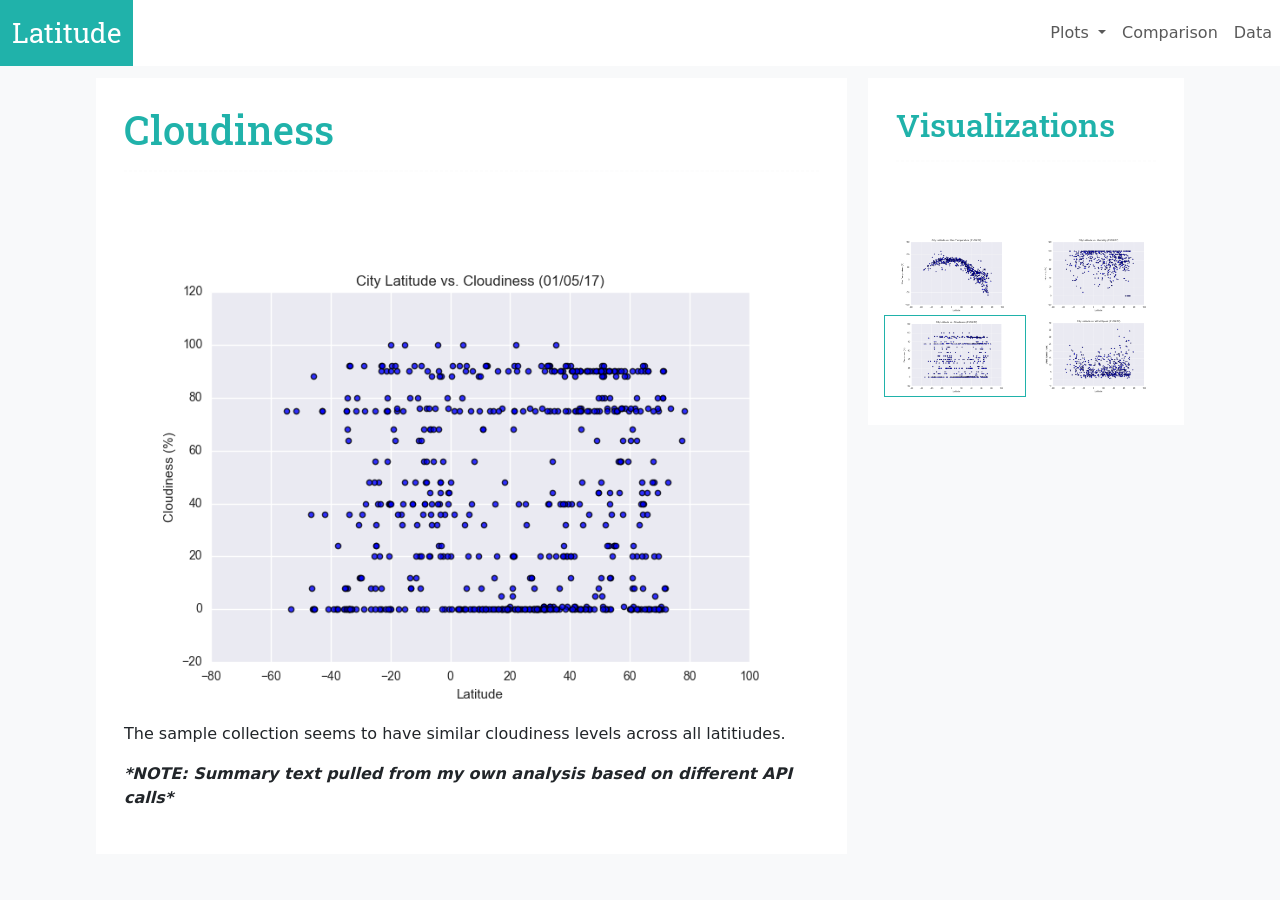
<file: WebVisualizations/visualization-cloudiness.html>
<!DOCTYPE html>
<html lang="en">

<head>
  <meta charset="UTF-8">
  <title>Web Design Challenge | Cloudiness | Jenna Murphy</title>
  <link rel ="stylesheet" href="https://cdn.jsdelivr.net/npm/bootstrap@5.0.1/dist/css/bootstrap.min.css" rel="stylesheet" integrity="sha384-+0n0xVW2eSR5OomGNYDnhzAbDsOXxcvSN1TPprVMTNDbiYZCxYbOOl7+AMvyTG2x" crossorigin="anonymous">

  <!-- <link rel="stylesheet" href="https://stackpath.bootstrapcdn.com/bootstrap/4.3.1/css/bootstrap.min.css" integrity="sha384-ggOyR0iXCbMQv3Xipma34MD+dH/1fQ784/j6cY/iJTQUOhcWr7x9JvoRxT2MZw1T" crossorigin="anonymous"> -->
  <link rel="stylesheet" href="style.css">
  <link rel="preconnect" href="https://fonts.gstatic.com">
  <link href="https://fonts.googleapis.com/css2?family=Roboto+Slab:wght@500&family=Roboto:wght@100;300;400&display=swap" rel="stylesheet">
</head>

<body>
    <nav class="navbar navbar-expand-md navbar-light">
        <div class="container-fluid">
          <a class="navbar-brand" href="index.html">Latitude</a>
          <button class="navbar-toggler" type="button" data-bs-toggle="collapse" data-bs-target="#navbarNavDropdown" aria-controls="navbarNavDropdown" aria-expanded="false" aria-label="Toggle navigation">
            <span class="navbar-toggler-icon"></span>
          </button>
          <div class="collapse navbar-collapse justify-content-end" id="navbarNavDropdown">
            <ul class="navbar-nav">

              <!-- <li class="nav-item">
                <a class="nav-link active" aria-current="page" href="#">Home</a>
              </li> -->
              <li class="nav-item dropdown">
                <a class="nav-link dropdown-toggle" href="#" id="navbarDropdownMenuLink" role="button" data-bs-toggle="dropdown" aria-expanded="false">
                  Plots
                </a>
                <ul class="dropdown-menu" aria-labelledby="navbarDropdownMenuLink">
                  <li><a class="dropdown-item" href="visualization-max-temp.html">Max-Temp</a></li>
                  <li><a class="dropdown-item" href="visualization-humidity.html">Humidity</a></li>
                  <li><a class="dropdown-item" href="#">Cloudiness</a></li>
                  <li><a class="dropdown-item" href="visualization-wind-speed.html">Wind Speed</a></li>
                </ul>
              </li>
              <li class="nav-item">
                <a class="nav-link" href="comparisons.html">Comparison</a>
              </li>
              <li class="nav-item">
                <a class="nav-link" href="data.html">Data</a>
              </li>

            </ul>
          </div>
        </div>
      </nav>

      <main>
        <div class="container-fluid my-container cloud-summary">
          <div class="row">
            <div class="col-lg-12 col-md-12">
              <h1>Cloudiness</h1>
              <hr>
            </div>
          </div>
          <div class="row">
            <div class="col-lg-12 col-md-12">
              <img src="assets/images/Fig3.png" alt="Cloudiness Fig Example">
            </div>
            <div class="col-lg-12 col-md-12">
              <p>
                The sample collection seems to have similar cloudiness levels across all latitiudes.              
              </p>
              <p style="font-style: italic; font-weight: bold;">
                *NOTE: Summary text pulled from my own analysis based on different API calls*
              </p>
            </div>
          </div>
        </div>
        
        <!-- side navigation -->
        <div class="container-fluid my-container vis-side-navigation">
          <div class="row">
            <div class="col-lg-12 col-md-12 col-sm-12">
              <h2>Visualizations</h2>
              <hr>
            </div>
          </div>
    
          <div class="row">
            <div class="col-lg-6 col-md-6 col-sm-3 col-3">
              <a href="visualization-max-temp.html"><img src="assets/images/Fig1.png" alt="Fig 1"></a>
            </div>
            <div class="col-lg-6 col-md-6 col-sm-3 col-3">
              <a href="visualization-humidity.html"><img src="assets/images/Fig2.png" alt="Fig 2"></a>
            </div>
            <div class="col-lg-6 col-md-6 col-sm-3 col-3 active-side-nav">
              <a href="#"><img src="assets/images/Fig3.png" alt="Fig 3"></a>
            </div>
            <div class="col-lg-6 col-md-6 col-sm-3 col-3">
              <a href="visualization-wind-speed.html"><img src="assets/images/Fig4.png" alt="Fig 4"></a>
            </div>    
          </div>
        </div>
      </main>

  <script src="https://cdn.jsdelivr.net/npm/bootstrap@5.0.1/dist/js/bootstrap.bundle.min.js" integrity="sha384-gtEjrD/SeCtmISkJkNUaaKMoLD0//ElJ19smozuHV6z3Iehds+3Ulb9Bn9Plx0x4" crossorigin="anonymous"></script>

  <!-- <script src="https://code.jquery.com/jquery-3.3.1.slim.min.js" integrity="sha384-q8i/X+965DzO0rT7abK41JStQIAqVgRVzpbzo5smXKp4YfRvH+8abtTE1Pi6jizo" crossorigin="anonymous"></script> -->
  <!-- <script src="https://cdnjs.cloudflare.com/ajax/libs/popper.js/1.14.7/umd/popper.min.js" integrity="sha384-UO2eT0CpHqdSJQ6hJty5KVphtPhzWj9WO1clHTMGa3JDZwrnQq4sF86dIHNDz0W1" crossorigin="anonymous"></script> -->
  <!-- <script src="https://stackpath.bootstrapcdn.com/bootstrap/4.3.1/js/bootstrap.min.js" integrity="sha384-JjSmVgyd0p3pXB1rRibZUAYoIIy6OrQ6VrjIEaFf/nJGzIxFDsf4x0xIM+B07jRM" crossorigin="anonymous"></script> -->
</body>

</html>
</file>
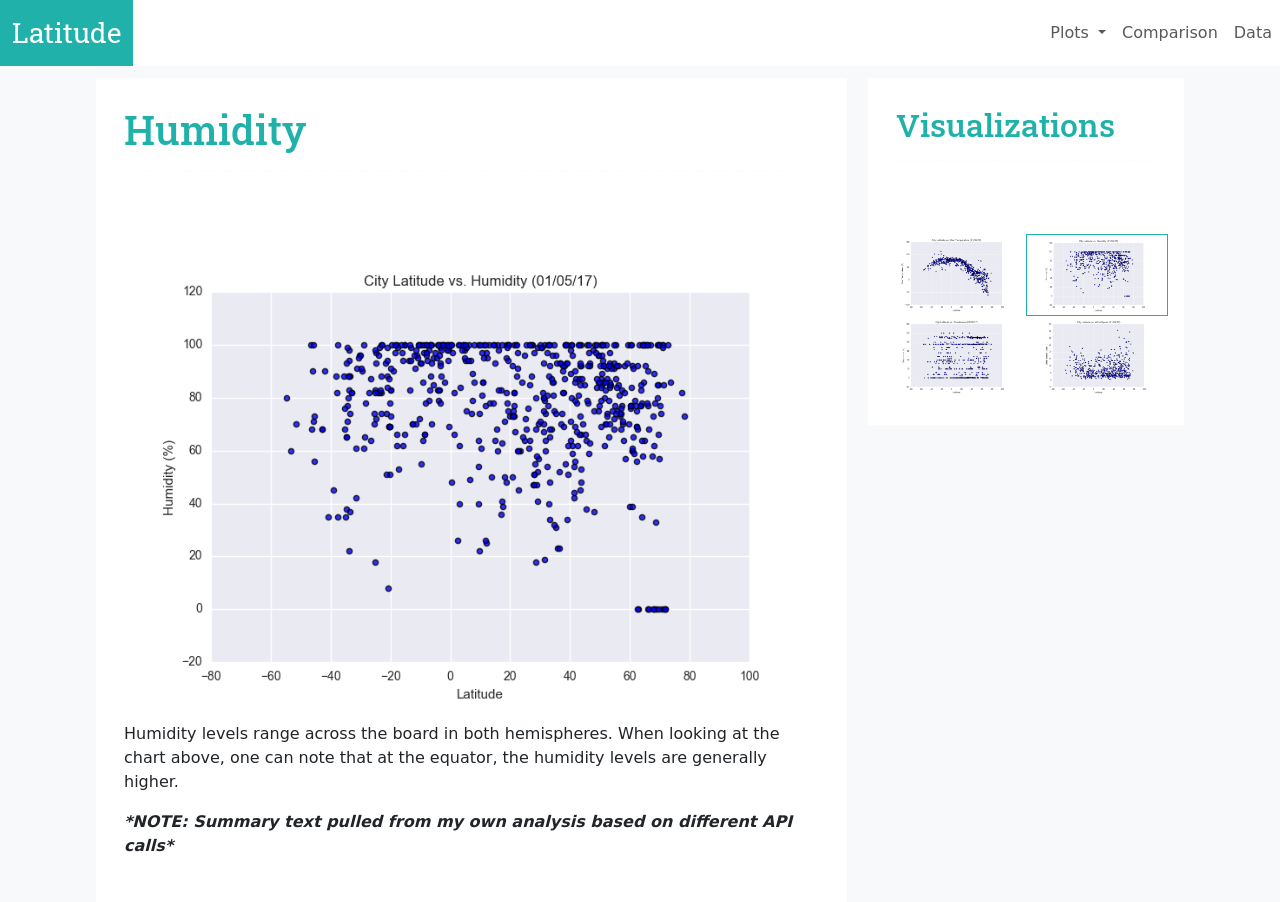
<file: WebVisualizations/visualization-humidity.html>
<!DOCTYPE html>
<html lang="en">

<head>
  <meta charset="UTF-8">
  <title>Web Design Challenge | Humidity | Jenna Murphy</title>
  <link rel ="stylesheet" href="https://cdn.jsdelivr.net/npm/bootstrap@5.0.1/dist/css/bootstrap.min.css" rel="stylesheet" integrity="sha384-+0n0xVW2eSR5OomGNYDnhzAbDsOXxcvSN1TPprVMTNDbiYZCxYbOOl7+AMvyTG2x" crossorigin="anonymous">

  <!-- <link rel="stylesheet" href="https://stackpath.bootstrapcdn.com/bootstrap/4.3.1/css/bootstrap.min.css" integrity="sha384-ggOyR0iXCbMQv3Xipma34MD+dH/1fQ784/j6cY/iJTQUOhcWr7x9JvoRxT2MZw1T" crossorigin="anonymous"> -->
  <link rel="stylesheet" href="style.css">
  <link rel="preconnect" href="https://fonts.gstatic.com">
  <link href="https://fonts.googleapis.com/css2?family=Roboto+Slab:wght@500&family=Roboto:wght@100;300;400&display=swap" rel="stylesheet">
</head>

<body>
    <nav class="navbar navbar-expand-md navbar-light">
        <div class="container-fluid">
          <a class="navbar-brand" href="index.html">Latitude</a>
          <button class="navbar-toggler" type="button" data-bs-toggle="collapse" data-bs-target="#navbarNavDropdown" aria-controls="navbarNavDropdown" aria-expanded="false" aria-label="Toggle navigation">
            <span class="navbar-toggler-icon"></span>
          </button>
          <div class="collapse navbar-collapse justify-content-end" id="navbarNavDropdown">
            <ul class="navbar-nav">

              <!-- <li class="nav-item">
                <a class="nav-link active" aria-current="page" href="#">Home</a>
              </li> -->
              <li class="nav-item dropdown">
                <a class="nav-link dropdown-toggle" href="#" id="navbarDropdownMenuLink" role="button" data-bs-toggle="dropdown" aria-expanded="false">
                  Plots
                </a>
                <ul class="dropdown-menu" aria-labelledby="navbarDropdownMenuLink">
                  <li><a class="dropdown-item" href="visualization-max-temp.html">Max-Temp</a></li>
                  <li><a class="dropdown-item" href="#">Humidity</a></li>
                  <li><a class="dropdown-item" href="visualization-cloudiness.html">Cloudiness</a></li>
                  <li><a class="dropdown-item" href="visualization-wind-speed.html">Wind Speed</a></li>
                </ul>
              </li>
              <li class="nav-item">
                <a class="nav-link" href="comparisons.html">Comparison</a>
              </li>
              <li class="nav-item">
                <a class="nav-link" href="data.html">Data</a>
              </li>

            </ul>
          </div>
        </div>
      </nav>

    <main>
      <div class="container-fluid my-container humidity-summary">
        <div class="row">
          <div class="col-lg-12 col-md-12">
            <h1>Humidity</h1>
            <hr>
          </div>
        </div>
        <div class="row">
          <div class="col-lg-12 col-md-12">
            <img src="assets/images/Fig2.png" alt="Humidity Fig Example">
          </div>
          <div class="col-lg-12 col-md-12">
            <p>
              Humidity levels range across the board in both hemispheres. When looking at the chart above, one can note that at the equator, the humidity levels are generally higher.            
            </p>
            <p style="font-style: italic; font-weight: bold;">
              *NOTE: Summary text pulled from my own analysis based on different API calls*
            </p>
          </div>
        </div>
      </div>
      
      <!-- side navigation -->
      <div class="container-fluid my-container vis-side-navigation">
        <div class="row">
          <div class="col-lg-12 col-md-12 col-sm-12">
            <h2>Visualizations</h2>
            <hr>
          </div>
        </div>
  
        <div class="row">
          <div class="col-lg-6 col-md-6 col-sm-3 col-3">
            <a href="visualization-max-temp.html"><img src="assets/images/Fig1.png" alt="Fig 1"></a>
          </div>
          <div class="col-lg-6 col-md-6 col-sm-3 col-3 active-side-nav">
            <a href="#"><img src="assets/images/Fig2.png" alt="Fig 2"></a>
          </div>
          <div class="col-lg-6 col-md-6 col-sm-3 col-3">
            <a href="visualization-cloudiness.html"><img src="assets/images/Fig3.png" alt="Fig 3"></a>
          </div>
          <div class="col-lg-6 col-md-6 col-sm-3 col-3">
            <a href="visualization-wind-speed.html"><img src="assets/images/Fig4.png" alt="Fig 4"></a>
          </div>    
        </div>
      </div>
    </main>

  <script src="https://cdn.jsdelivr.net/npm/bootstrap@5.0.1/dist/js/bootstrap.bundle.min.js" integrity="sha384-gtEjrD/SeCtmISkJkNUaaKMoLD0//ElJ19smozuHV6z3Iehds+3Ulb9Bn9Plx0x4" crossorigin="anonymous"></script>

  <!-- <script src="https://code.jquery.com/jquery-3.3.1.slim.min.js" integrity="sha384-q8i/X+965DzO0rT7abK41JStQIAqVgRVzpbzo5smXKp4YfRvH+8abtTE1Pi6jizo" crossorigin="anonymous"></script> -->
  <!-- <script src="https://cdnjs.cloudflare.com/ajax/libs/popper.js/1.14.7/umd/popper.min.js" integrity="sha384-UO2eT0CpHqdSJQ6hJty5KVphtPhzWj9WO1clHTMGa3JDZwrnQq4sF86dIHNDz0W1" crossorigin="anonymous"></script> -->
  <!-- <script src="https://stackpath.bootstrapcdn.com/bootstrap/4.3.1/js/bootstrap.min.js" integrity="sha384-JjSmVgyd0p3pXB1rRibZUAYoIIy6OrQ6VrjIEaFf/nJGzIxFDsf4x0xIM+B07jRM" crossorigin="anonymous"></script> -->
</body>

</html>
</file>
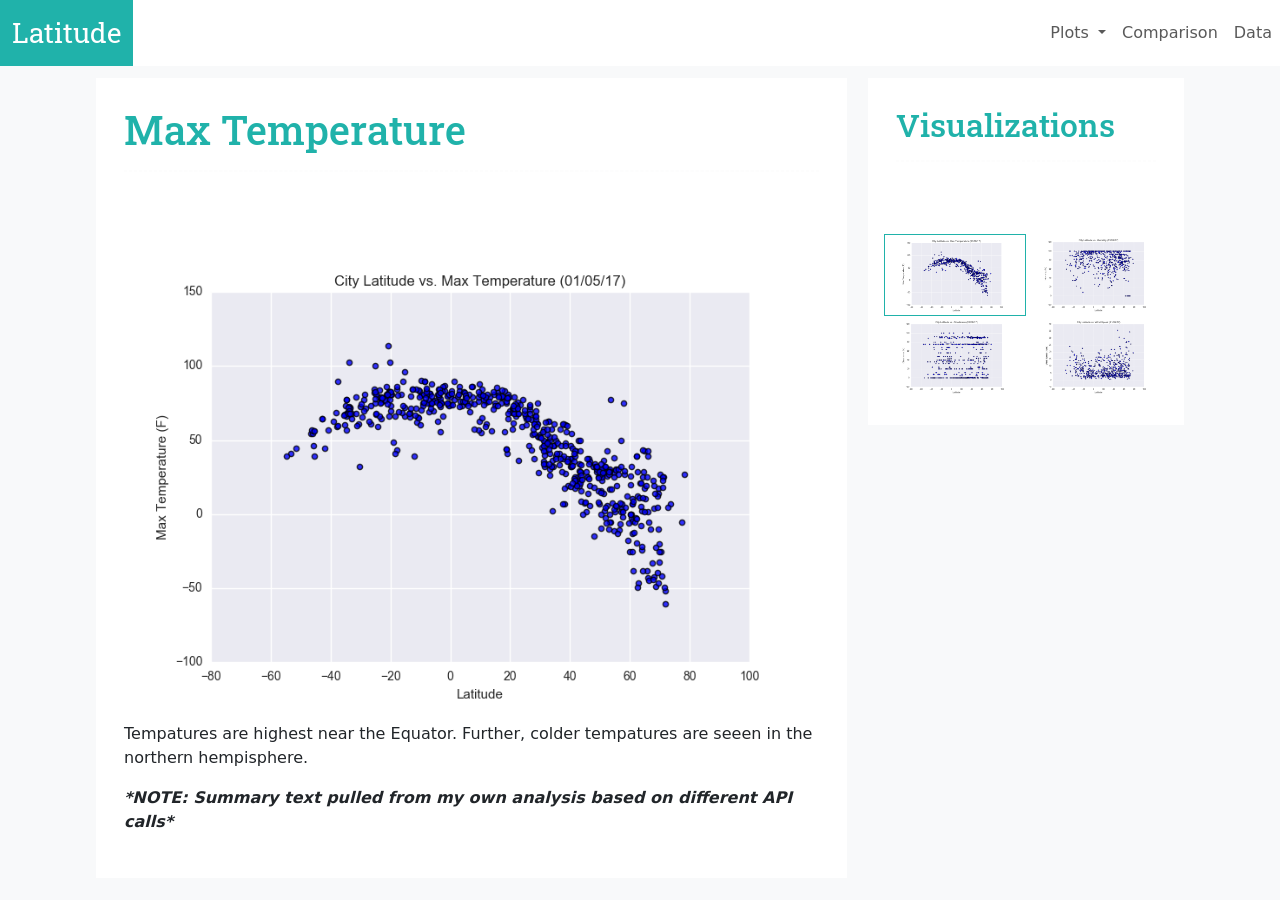
<file: WebVisualizations/visualization-max-temp.html>
<!DOCTYPE html>
<html lang="en">

<head>
  <meta charset="UTF-8">
  <title>Web Design Challenge | Max-Temp | Jenna Murphy</title>
  <link rel ="stylesheet" href="https://cdn.jsdelivr.net/npm/bootstrap@5.0.1/dist/css/bootstrap.min.css" rel="stylesheet" integrity="sha384-+0n0xVW2eSR5OomGNYDnhzAbDsOXxcvSN1TPprVMTNDbiYZCxYbOOl7+AMvyTG2x" crossorigin="anonymous">

  <!-- <link rel="stylesheet" href="https://stackpath.bootstrapcdn.com/bootstrap/4.3.1/css/bootstrap.min.css" integrity="sha384-ggOyR0iXCbMQv3Xipma34MD+dH/1fQ784/j6cY/iJTQUOhcWr7x9JvoRxT2MZw1T" crossorigin="anonymous"> -->
  <link rel="stylesheet" href="style.css">
  <link rel="preconnect" href="https://fonts.gstatic.com">
  <link href="https://fonts.googleapis.com/css2?family=Roboto+Slab:wght@500&family=Roboto:wght@100;300;400&display=swap" rel="stylesheet">
</head>

<body>
    <nav class="navbar navbar-expand-md navbar-light">
        <div class="container-fluid">
          <a class="navbar-brand" href="index.html">Latitude</a>
          <button class="navbar-toggler" type="button" data-bs-toggle="collapse" data-bs-target="#navbarNavDropdown" aria-controls="navbarNavDropdown" aria-expanded="false" aria-label="Toggle navigation">
            <span class="navbar-toggler-icon"></span>
          </button>
          <div class="collapse navbar-collapse justify-content-end" id="navbarNavDropdown">
            <ul class="navbar-nav">

              <!-- <li class="nav-item">
                <a class="nav-link active" aria-current="page" href="#">Home</a>
              </li> -->
              <li class="nav-item dropdown">
                <a class="nav-link dropdown-toggle" href="#" id="navbarDropdownMenuLink" role="button" data-bs-toggle="dropdown" aria-expanded="false">
                  Plots
                </a>
                <ul class="dropdown-menu" aria-labelledby="navbarDropdownMenuLink">
                  <li><a class="dropdown-item" href="#">Max-Temp</a></li>
                  <li><a class="dropdown-item" href="visualization-humidity.html">Humidity</a></li>
                  <li><a class="dropdown-item" href="visualization-cloudiness.html">Cloudiness</a></li>
                  <li><a class="dropdown-item" href="visualization-wind-speed.html">Wind Speed</a></li>
                </ul>
              </li>
              <li class="nav-item">
                <a class="nav-link" href="comparisons.html">Comparison</a>
              </li>
              <li class="nav-item">
                <a class="nav-link" href="data.html">Data</a>
              </li>

            </ul>
          </div>
        </div>
      </nav>

      <main>
        <div class="container-fluid my-container max-temp-summary">
          <div class="row">
            <div class="col-lg-12 col-md-12">
              <h1>Max Temperature</h1>
              <hr>
            </div>
          </div>
          <div class="row">
            <div class="col-lg-12 col-md-12">
              <img src="assets/images/Fig1.png" alt="Max Temp Fig Example">
            </div>
            <div class="col-lg-12 col-md-12">
              <p>
                Tempatures are highest near the Equator. Further, colder tempatures are seeen in the northern hempisphere.
              </p>
              <p style="font-style: italic; font-weight: bold;">
                *NOTE: Summary text pulled from my own analysis based on different API calls*
              </p>
            </div>
          </div>
        </div>
        
        <!-- side navigation -->
        <div class="container-fluid my-container vis-side-navigation">
          <div class="row">
            <div class="col-lg-12 col-md-12 col-sm-12">
              <h2>Visualizations</h2>
              <hr>
            </div>
          </div>
    
          <div class="row">
            <div class="col-lg-6 col-md-6 col-sm-3 col-3 active-side-nav">
              <a href="#"><img src="assets/images/Fig1.png" alt="Fig 1"></a>
            </div>
            <div class="col-lg-6 col-md-6 col-sm-3 col-3">
              <a href="visualization-humidity.html"><img src="assets/images/Fig2.png" alt="Fig 2"></a>
            </div>
            <div class="col-lg-6 col-md-6 col-sm-3 col-3">
              <a href="visualization-cloudiness.html"><img src="assets/images/Fig3.png" alt="Fig 3"></a>
            </div>
            <div class="col-lg-6 col-md-6 col-sm-3 col-3">
              <a href="visualization-wind-speed.html"><img src="assets/images/Fig4.png" alt="Fig 4"></a>
            </div>    
          </div>
        </div>
      </main>
  <script src="https://cdn.jsdelivr.net/npm/bootstrap@5.0.1/dist/js/bootstrap.bundle.min.js" integrity="sha384-gtEjrD/SeCtmISkJkNUaaKMoLD0//ElJ19smozuHV6z3Iehds+3Ulb9Bn9Plx0x4" crossorigin="anonymous"></script>

  <!-- <script src="https://code.jquery.com/jquery-3.3.1.slim.min.js" integrity="sha384-q8i/X+965DzO0rT7abK41JStQIAqVgRVzpbzo5smXKp4YfRvH+8abtTE1Pi6jizo" crossorigin="anonymous"></script> -->
  <!-- <script src="https://cdnjs.cloudflare.com/ajax/libs/popper.js/1.14.7/umd/popper.min.js" integrity="sha384-UO2eT0CpHqdSJQ6hJty5KVphtPhzWj9WO1clHTMGa3JDZwrnQq4sF86dIHNDz0W1" crossorigin="anonymous"></script> -->
  <!-- <script src="https://stackpath.bootstrapcdn.com/bootstrap/4.3.1/js/bootstrap.min.js" integrity="sha384-JjSmVgyd0p3pXB1rRibZUAYoIIy6OrQ6VrjIEaFf/nJGzIxFDsf4x0xIM+B07jRM" crossorigin="anonymous"></script> -->
</body>

</html>
</file>
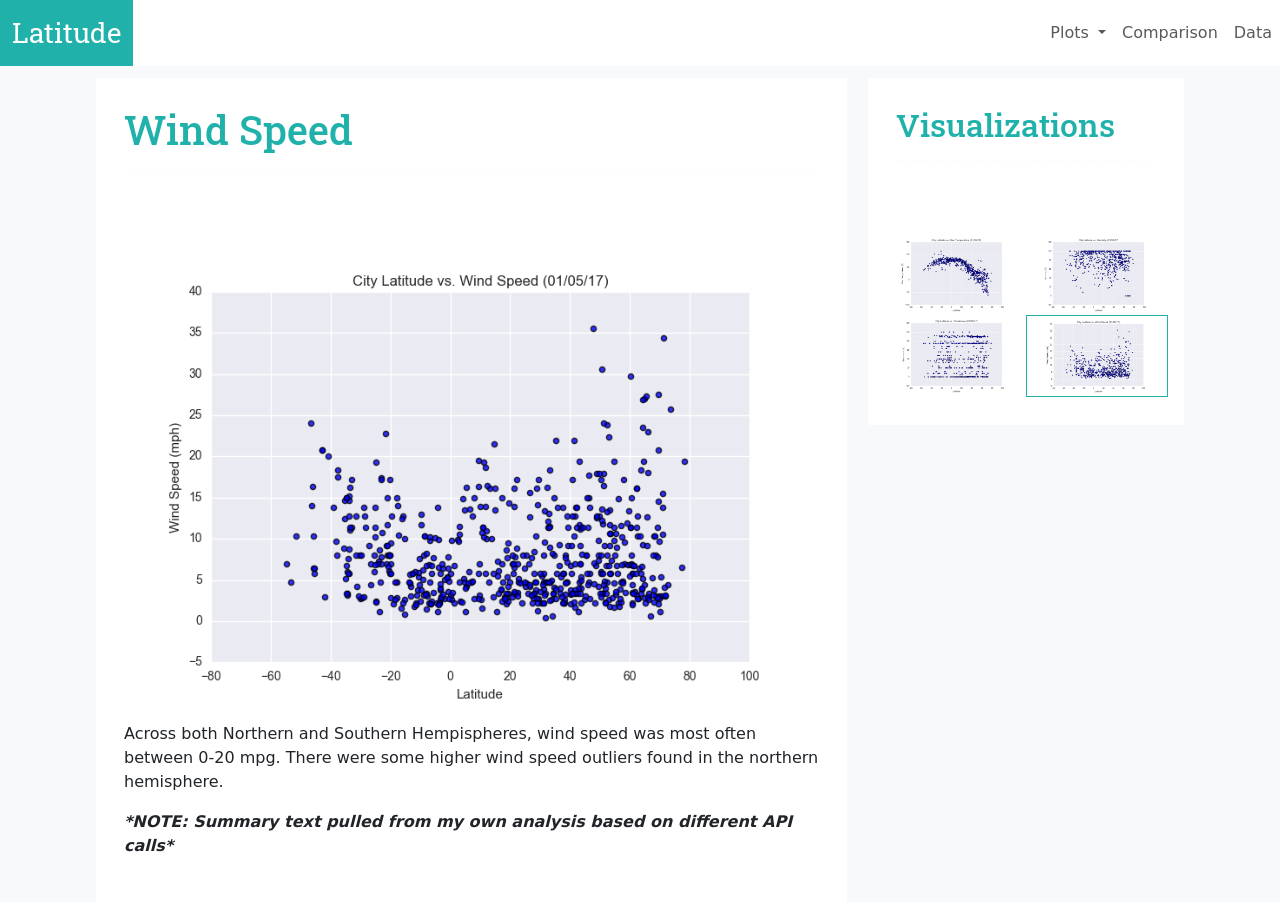
<file: WebVisualizations/visualization-wind-speed.html>
<!DOCTYPE html>
<html lang="en">

<head>
  <meta charset="UTF-8">
  <title>Web Design Challenge | Wind Speed | Jenna Murphy</title>
  <link rel ="stylesheet" href="https://cdn.jsdelivr.net/npm/bootstrap@5.0.1/dist/css/bootstrap.min.css" rel="stylesheet" integrity="sha384-+0n0xVW2eSR5OomGNYDnhzAbDsOXxcvSN1TPprVMTNDbiYZCxYbOOl7+AMvyTG2x" crossorigin="anonymous">

  <!-- <link rel="stylesheet" href="https://stackpath.bootstrapcdn.com/bootstrap/4.3.1/css/bootstrap.min.css" integrity="sha384-ggOyR0iXCbMQv3Xipma34MD+dH/1fQ784/j6cY/iJTQUOhcWr7x9JvoRxT2MZw1T" crossorigin="anonymous"> -->
  <link rel="stylesheet" href="style.css">
  <link rel="preconnect" href="https://fonts.gstatic.com">
  <link href="https://fonts.googleapis.com/css2?family=Roboto+Slab:wght@500&family=Roboto:wght@100;300;400&display=swap" rel="stylesheet">
</head>

<body>
    <nav class="navbar navbar-expand-md navbar-light">
        <div class="container-fluid">
          <a class="navbar-brand" href="index.html">Latitude</a>
          <button class="navbar-toggler" type="button" data-bs-toggle="collapse" data-bs-target="#navbarNavDropdown" aria-controls="navbarNavDropdown" aria-expanded="false" aria-label="Toggle navigation">
            <span class="navbar-toggler-icon"></span>
          </button>
          <div class="collapse navbar-collapse justify-content-end" id="navbarNavDropdown">
            <ul class="navbar-nav">

              <!-- <li class="nav-item">
                <a class="nav-link active" aria-current="page" href="#">Home</a>
              </li> -->
              <li class="nav-item dropdown">
                <a class="nav-link dropdown-toggle" href="#" id="navbarDropdownMenuLink" role="button" data-bs-toggle="dropdown" aria-expanded="false">
                  Plots
                </a>
                <ul class="dropdown-menu" aria-labelledby="navbarDropdownMenuLink">
                  <li><a class="dropdown-item" href="visualization-max-temp.html">Max-Temp</a></li>
                  <li><a class="dropdown-item" href="visualization-humidity.html">Humidity</a></li>
                  <li><a class="dropdown-item" href="visualization-cloudiness.html">Cloudiness</a></li>
                  <li><a class="dropdown-item" href="#">Wind Speed</a></li>
                </ul>
              </li>
              <li class="nav-item">
                <a class="nav-link" href="comparisons.html">Comparison</a>
              </li>
              <li class="nav-item">
                <a class="nav-link" href="data.html">Data</a>
              </li>

            </ul>
          </div>
        </div>
      </nav>

      <main>
        <div class="container-fluid my-container wind-speed-summary">
          <div class="row">
            <div class="col-lg-12 col-md-12">
              <h1>Wind Speed</h1>
              <hr>
            </div>
          </div>
          <div class="row">
            <div class="col-lg-12 col-md-12">
              <img src="assets/images/Fig4.png" alt="Wind Speed Fig Example">
            </div>
            <div class="col-lg-12 col-md-12">
              <p>
                Across both Northern and Southern Hempispheres, wind speed was most often between 0-20 mpg. There were some higher wind speed outliers found in the northern hemisphere.
              </p>
              <p style="font-style: italic; font-weight: bold;">
                *NOTE: Summary text pulled from my own analysis based on different API calls*
              </p>
            </div>
          </div>
        </div>
        
        <!-- side navigation -->
        <div class="container-fluid my-container vis-side-navigation">
          <div class="row">
            <div class="col-lg-12 col-md-12 col-sm-12">
              <h2>Visualizations</h2>
              <hr>
            </div>
          </div>
    
          <div class="row">
            <div class="col-lg-6 col-md-6 col-sm-3 col-3">
              <a href="visualization-max-temp.html"><img src="assets/images/Fig1.png" alt="Fig 1"></a>
            </div>
            <div class="col-lg-6 col-md-6 col-sm-3 col-3">
              <a href="visualization-humidity.html"><img src="assets/images/Fig2.png" alt="Fig 2"></a>
            </div>
            <div class="col-lg-6 col-md-6 col-sm-3 col-3">
              <a href="visualization-cloudiness.html"><img src="assets/images/Fig3.png" alt="Fig 3"></a>
            </div>
            <div class="col-lg-6 col-md-6 col-sm-3 col-3 active-side-nav">
              <a href="#"><img src="assets/images/Fig4.png" alt="Fig 4"></a>
            </div>    
          </div>
        </div>
      </main>


  <script src="https://cdn.jsdelivr.net/npm/bootstrap@5.0.1/dist/js/bootstrap.bundle.min.js" integrity="sha384-gtEjrD/SeCtmISkJkNUaaKMoLD0//ElJ19smozuHV6z3Iehds+3Ulb9Bn9Plx0x4" crossorigin="anonymous"></script>

  <!-- <script src="https://code.jquery.com/jquery-3.3.1.slim.min.js" integrity="sha384-q8i/X+965DzO0rT7abK41JStQIAqVgRVzpbzo5smXKp4YfRvH+8abtTE1Pi6jizo" crossorigin="anonymous"></script> -->
  <!-- <script src="https://cdnjs.cloudflare.com/ajax/libs/popper.js/1.14.7/umd/popper.min.js" integrity="sha384-UO2eT0CpHqdSJQ6hJty5KVphtPhzWj9WO1clHTMGa3JDZwrnQq4sF86dIHNDz0W1" crossorigin="anonymous"></script> -->
  <!-- <script src="https://stackpath.bootstrapcdn.com/bootstrap/4.3.1/js/bootstrap.min.js" integrity="sha384-JjSmVgyd0p3pXB1rRibZUAYoIIy6OrQ6VrjIEaFf/nJGzIxFDsf4x0xIM+B07jRM" crossorigin="anonymous"></script> -->
</body>

</html>
</file>
<file: WebVisualizations/style.css>
/* Large and X-Large default CSS */
/* Nav Bar Changes to match reference images from gitlab */


.navbar {
    margin: 0px;
    padding-top: 0px!important; 
    padding-bottom: 0px!important; 
}
.navbar-expand-md {
    background-color: #fff;
}

a.navbar-brand {
    background-color: #20b2aa;
    color: #fff!important;
    padding: .75rem;
    max-height: 100%!important;
    font-family: 'Roboto Slab', serif;
    font-size: 1.75rem;
}

.container-fluid  {
    padding-right: 0rem!important; 
    padding-left: 0rem!important; 
}
/* End Navbar CSS Settings */

html {
    font-family: 'Roboto', sans-serif;
    font-weight: 400;
}

body {
    background-color: #f8f9fa;
}

main {
    max-width: 85%;
    margin: 0 auto;
    padding-top: .75rem;
}

div.vis-main-summary, div.max-temp-summary, div.humidity-summary, div.cloud-summary, div.wind-speed-summary {
    width: 69%;
    float: left;
    margin-right: .75rem;
}

div.vis-main-summary img {
    float: left;
    max-width: 40%;
}

div.vis-side-navigation {
    width: 29%;
    float: right;
}
div.vis-side-navigation img {
    max-width: 100%;
}

div.comparison-container img, div.max-temp-summary img, div.humidity-summary img, div.cloud-summary img, div.wind-speed-summary img {
    max-width: 100%;
}
.row {
    padding: 1.75rem;
}
.my-container {
    background-color: #fff;
}

h1, h2, h3 {
    color: #20b2aa;
    font-family: 'Roboto Slab', serif;
}
h3 {
    text-align: center;
}
hr {
    border: .5px dashed #f8f9fa;
    border-radius: 5px;
    width: 100%;
}

/* table styling */
tbody td {
    font-size: .75rem;
}
thead tr {
    font-size: .85rem;
}

table {
    border: 1px solid #f8f9fa;
    max-width: 100%;
}

div.active-side-nav {
    border: 1px solid #20b2aa;
}
/* end table styling */

/* medium screen queries */
@media (max-width: 768px) {
    /* div#navbarNavDropdown {
        background-color: #f8f9fa!important;
        margin-top: 5px;
        width: 100%;
    } */
    button.navbar-toggler {
        margin-right: .75rem;
    }
    .navbar-expand-md {
        background-color: #20b2aa;
    }
    
    #navbarNavDropdown {
        background-color: #fff;
    }

    .navbar-nav .nav-link {
        /* padding-right: 0; */
        padding-left: .75rem;
    }

    .dropdown-menu {
        color: lightslategray;
    }

    div.vis-main-summary, div.max-temp-summary, div.humidity-summary, div.cloud-summary, div.wind-speed-summary {
    width: 100%;
    float: none;
    }

    div.vis-side-navigation {
    width: 100%;
    float: none;
    }

    main {
        max-width: 100%;
        margin: 0 auto;
        padding-top: 0rem;
    }

    body {
        background-color: #fff;
    }

    div.comparison-container div.col-sm-12 {
        border-bottom: .5px solid #f2f2f2;
        margin-bottom: 1.75rem;
    }
}
</file>
